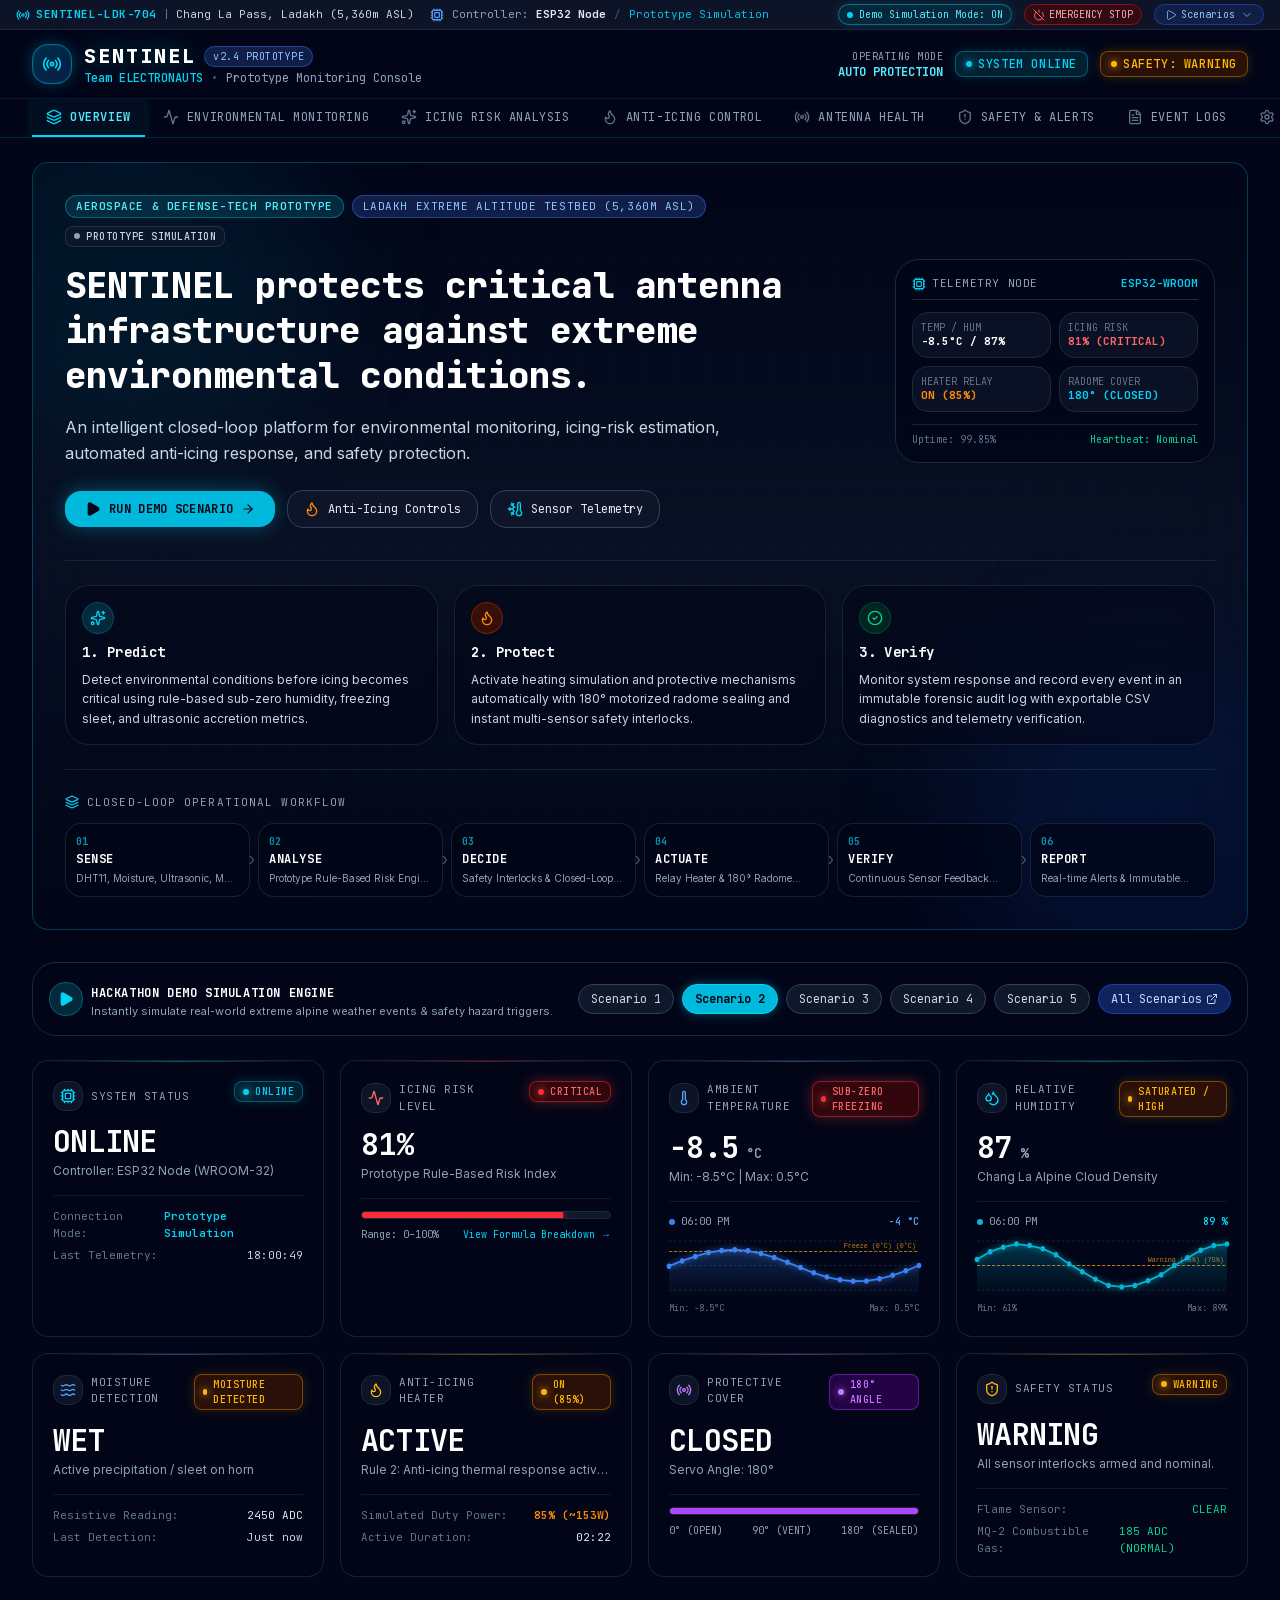
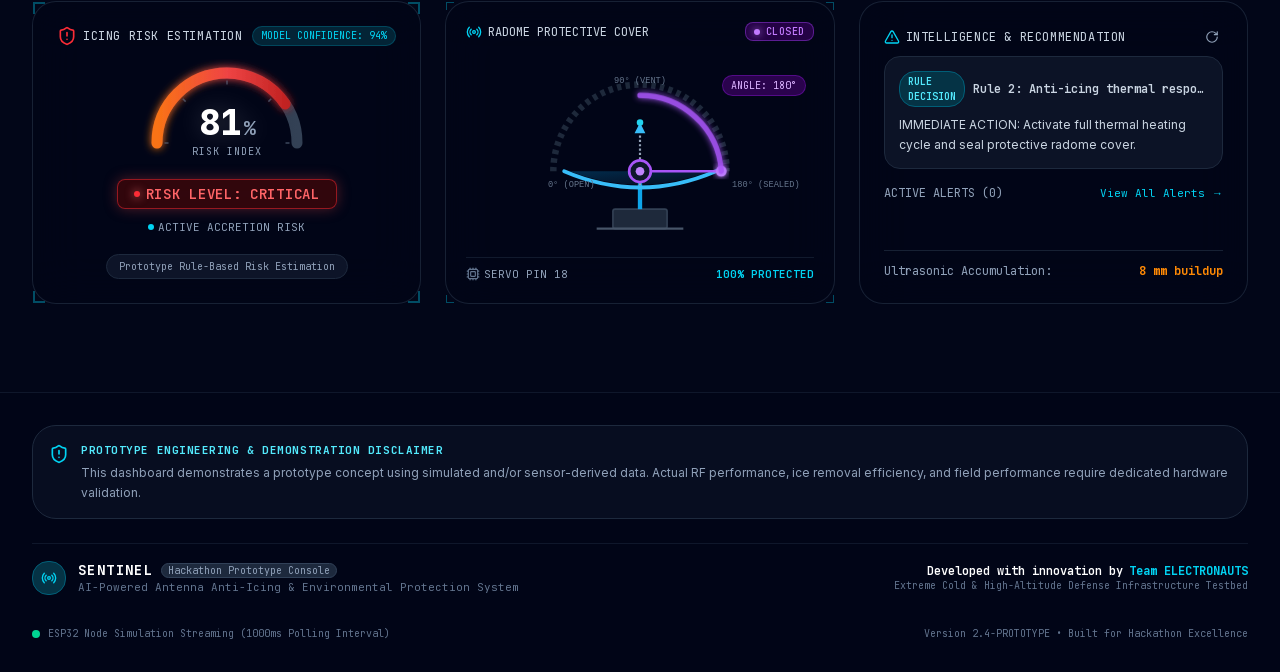
<file: index.html>
<!DOCTYPE html><html lang="en" class="orbitron_b3be8cfa-module__8nX3xq__variable inter_5901b7c6-module__ec5Qua__variable jetbrains_mono_d5591ac2-module__D88TVW__variable dark bg-slate-950"><head><meta charSet="utf-8"/><meta name="viewport" content="width=device-width, initial-scale=1"/><link rel="preload" href="/_next/static/media/0acc7fdf55eb3220-s.p.3oprs0vbfre0x.woff2" as="font" crossorigin="" type="font/woff2"/><link rel="preload" href="/_next/static/media/70bc3e132a0a741e-s.p.3t6q91iet4nsy.woff2" as="font" crossorigin="" type="font/woff2"/><link rel="preload" href="/_next/static/media/83afe278b6a6bb3c-s.p.2bn3s6zvc0dyp.woff2" as="font" crossorigin="" type="font/woff2"/><link rel="stylesheet" href="/_next/static/chunks/1pwf7kz9_kpaz.css" data-precedence="next"/><link rel="stylesheet" href="/_next/static/chunks/2hv93jd1f3ezl.css" data-precedence="next"/><link rel="preload" as="script" fetchPriority="low" href="/_next/static/chunks/09sybx7daw_e_.js"/><script src="/_next/static/chunks/2z_pgvv9hjdwd.js" async=""></script><script src="/_next/static/chunks/267b9cxmtinv3.js" async=""></script><script src="/_next/static/chunks/turbopack-3h24l7mcdum8u.js" async=""></script><script src="/_next/static/chunks/1lg0fdro95scu.js" async="" crossorigin=""></script><script src="/_next/static/chunks/14sjgt76xuigk.js" async="" crossorigin=""></script><meta name="theme-color" content="#030712"/><meta name="color-scheme" content="dark"/><title>SENTINEL – AI-Powered Antenna Anti-Icing &amp; Environmental Protection System</title><meta name="description" content="Aerospace &amp; defense-tech prototype dashboard for high-altitude antenna infrastructure in Ladakh. Closed-loop environmental monitoring, icing risk estimation, and automated anti-icing control by Team ELECTRONAUTS."/><meta name="author" content="Team ELECTRONAUTS"/><meta name="keywords" content="SENTINEL,Antenna Anti-Icing,High Altitude Defense,Ladakh Antenna Protection,Team ELECTRONAUTS,Environmental Intelligence,Icing Risk Estimation,IoT Control Dashboard"/><meta name="next-size-adjust" content=""/><script src="/_next/static/chunks/0cz1d0mv5g_q7.js" noModule=""></script></head><body class="font-sans antialiased text-slate-100 bg-slate-950 min-h-screen selection:bg-cyan-500/30 selection:text-cyan-200"><div hidden=""><!--$--><!--/$--></div><div class="relative min-h-screen bg-slate-950 text-slate-100 flex flex-col font-sans selection:bg-cyan-500/30 selection:text-cyan-200"><header class="sticky top-0 z-40 w-full border-b border-cyan-500/20 bg-slate-950/90 backdrop-blur-xl"><div class="w-full bg-slate-900/90 border-b border-slate-800/80 px-4 py-1 text-[11px] font-mono text-slate-400 flex flex-wrap items-center justify-between gap-3"><div class="flex items-center gap-4"><div class="flex items-center gap-1.5 text-cyan-400"><svg xmlns="http://www.w3.org/2000/svg" width="24" height="24" viewBox="0 0 24 24" fill="none" stroke="currentColor" stroke-width="2" stroke-linecap="round" stroke-linejoin="round" class="lucide lucide-radio w-3.5 h-3.5 animate-pulse text-cyan-400" aria-hidden="true"><path d="M16.247 7.761a6 6 0 0 1 0 8.478"></path><path d="M19.075 4.933a10 10 0 0 1 0 14.134"></path><path d="M4.925 19.067a10 10 0 0 1 0-14.134"></path><path d="M7.753 16.239a6 6 0 0 1 0-8.478"></path><circle cx="12" cy="12" r="2"></circle></svg><span class="font-bold tracking-wider">SENTINEL-LDK-704</span><span class="text-slate-500">|</span><span class="text-slate-300">Chang La Pass, Ladakh (5,360m ASL)</span></div><div class="hidden md:flex items-center gap-2 text-slate-400"><svg xmlns="http://www.w3.org/2000/svg" width="24" height="24" viewBox="0 0 24 24" fill="none" stroke="currentColor" stroke-width="2" stroke-linecap="round" stroke-linejoin="round" class="lucide lucide-cpu w-3.5 h-3.5 text-blue-400" aria-hidden="true"><path d="M12 20v2"></path><path d="M12 2v2"></path><path d="M17 20v2"></path><path d="M17 2v2"></path><path d="M2 12h2"></path><path d="M2 17h2"></path><path d="M2 7h2"></path><path d="M20 12h2"></path><path d="M20 17h2"></path><path d="M20 7h2"></path><path d="M7 20v2"></path><path d="M7 2v2"></path><rect x="4" y="4" width="16" height="16" rx="2"></rect><rect x="8" y="8" width="8" height="8" rx="1"></rect></svg><span>Controller: <strong class="text-slate-200">ESP32 Node</strong></span><span class="text-slate-600">/</span><span class="text-cyan-400/90">Prototype Simulation</span></div></div><div class="flex items-center gap-3"><button class="px-2 py-0.5 rounded text-[10px] font-mono border transition-all flex items-center gap-1.5 bg-cyan-950/60 border-cyan-500/50 text-cyan-300 shadow-[0_0_10px_rgba(6,182,212,0.2)]"><span class="w-1.5 h-1.5 rounded-full bg-cyan-400 animate-ping"></span><span>Demo Simulation Mode: <!-- -->ON</span></button><button class="px-2 py-0.5 rounded text-[10px] font-mono bg-red-950/60 hover:bg-red-900/80 border border-red-800 text-red-300 flex items-center gap-1"><svg xmlns="http://www.w3.org/2000/svg" width="24" height="24" viewBox="0 0 24 24" fill="none" stroke="currentColor" stroke-width="2" stroke-linecap="round" stroke-linejoin="round" class="lucide lucide-power-off w-3 h-3 text-red-400" aria-hidden="true"><path d="M18.36 6.64A9 9 0 0 1 20.77 15"></path><path d="M6.16 6.16a9 9 0 1 0 12.68 12.68"></path><path d="M12 2v4"></path><path d="m2 2 20 20"></path></svg><span>EMERGENCY STOP</span></button><div class="relative"><button class="px-2.5 py-0.5 rounded text-[10px] font-mono bg-blue-950/60 hover:bg-blue-900/70 border border-blue-600/50 text-blue-300 flex items-center gap-1"><svg xmlns="http://www.w3.org/2000/svg" width="24" height="24" viewBox="0 0 24 24" fill="none" stroke="currentColor" stroke-width="2" stroke-linecap="round" stroke-linejoin="round" class="lucide lucide-play w-3 h-3 text-blue-400" aria-hidden="true"><path d="M5 5a2 2 0 0 1 3.008-1.728l11.997 6.998a2 2 0 0 1 .003 3.458l-12 7A2 2 0 0 1 5 19z"></path></svg><span>Scenarios</span><svg xmlns="http://www.w3.org/2000/svg" width="24" height="24" viewBox="0 0 24 24" fill="none" stroke="currentColor" stroke-width="2" stroke-linecap="round" stroke-linejoin="round" class="lucide lucide-chevron-down w-3 h-3 text-blue-400 ml-0.5" aria-hidden="true"><path d="m6 9 6 6 6-6"></path></svg></button></div></div></div><div class="mx-auto px-4 lg:px-8 py-3 flex items-center justify-between"><div class="flex items-center gap-3"><div class="relative flex items-center justify-center w-10 h-10 rounded-lg bg-gradient-to-br from-cyan-600/30 to-blue-900/40 border border-cyan-500/50 shadow-[0_0_15px_rgba(6,182,212,0.3)]"><svg xmlns="http://www.w3.org/2000/svg" width="24" height="24" viewBox="0 0 24 24" fill="none" stroke="currentColor" stroke-width="2" stroke-linecap="round" stroke-linejoin="round" class="lucide lucide-radio w-5 h-5 text-cyan-400 animate-pulse" aria-hidden="true"><path d="M16.247 7.761a6 6 0 0 1 0 8.478"></path><path d="M19.075 4.933a10 10 0 0 1 0 14.134"></path><path d="M4.925 19.067a10 10 0 0 1 0-14.134"></path><path d="M7.753 16.239a6 6 0 0 1 0-8.478"></path><circle cx="12" cy="12" r="2"></circle></svg><div class="absolute inset-0 rounded-lg border border-cyan-400/20 animate-ping opacity-30"></div></div><div><div class="flex items-center gap-2"><span class="text-xl font-black font-mono tracking-widest text-white drop-shadow-[0_0_12px_rgba(6,182,212,0.4)]">SENTINEL</span><span class="text-[10px] font-mono px-2 py-0.5 rounded bg-blue-950/80 border border-blue-500/40 text-blue-300 tracking-wider">v2.4 PROTOTYPE</span></div><div class="flex items-center gap-2 text-xs font-mono text-slate-400"><span class="text-cyan-400 font-medium">Team ELECTRONAUTS</span><span class="text-slate-600">•</span><span class="hidden sm:inline">Prototype Monitoring Console</span></div></div></div><div class="hidden lg:flex items-center gap-3"><div class="flex flex-col items-end text-right"><span class="text-[10px] font-mono text-slate-400 tracking-wider uppercase">OPERATING MODE</span><span class="text-xs font-mono font-bold text-cyan-300">AUTO PROTECTION</span></div><span class="inline-flex items-center gap-1.5 rounded-sm border font-medium transition-all backdrop-blur-md bg-cyan-950/60 text-cyan-400 border-cyan-500/40 shadow-[0_0_12px_rgba(6,182,212,0.2)] px-2.5 py-1 text-xs tracking-wider font-mono uppercase"><span class="inline-block h-1.5 w-1.5 rounded-full bg-cyan-400 shadow-[0_0_8px_#22d3ee] animate-ping"></span><span>SYSTEM ONLINE</span></span><span class="inline-flex items-center gap-1.5 rounded-sm border font-medium transition-all backdrop-blur-md bg-amber-950/60 text-amber-400 border-amber-500/40 shadow-[0_0_12px_rgba(245,158,11,0.2)] px-2.5 py-1 text-xs tracking-wider font-mono uppercase"><span class="inline-block h-1.5 w-1.5 rounded-full bg-amber-400 shadow-[0_0_8px_#fbbf24] animate-ping"></span><span>SAFETY: WARNING</span></span></div><div class="lg:hidden flex items-center gap-2"><button class="p-2 rounded-lg bg-slate-900 border border-slate-700 text-slate-300"><svg xmlns="http://www.w3.org/2000/svg" width="24" height="24" viewBox="0 0 24 24" fill="none" stroke="currentColor" stroke-width="2" stroke-linecap="round" stroke-linejoin="round" class="lucide lucide-menu w-5 h-5" aria-hidden="true"><path d="M4 5h16"></path><path d="M4 12h16"></path><path d="M4 19h16"></path></svg></button></div></div><nav class="hidden lg:flex items-center gap-1 px-4 lg:px-8 border-t border-slate-900 overflow-x-auto no-scrollbar bg-slate-950/50"><button class="group relative flex items-center gap-2 px-3.5 py-2.5 text-xs font-mono tracking-wider uppercase whitespace-nowrap transition-all border-b-2 border-cyan-400 text-cyan-300 bg-cyan-950/20 font-semibold shadow-[0_2px_10px_rgba(6,182,212,0.2)]"><span class="transition-colors text-cyan-400"><svg xmlns="http://www.w3.org/2000/svg" width="24" height="24" viewBox="0 0 24 24" fill="none" stroke="currentColor" stroke-width="2" stroke-linecap="round" stroke-linejoin="round" class="lucide lucide-layers w-4 h-4" aria-hidden="true"><path d="M12.83 2.18a2 2 0 0 0-1.66 0L2.6 6.08a1 1 0 0 0 0 1.83l8.58 3.91a2 2 0 0 0 1.66 0l8.58-3.9a1 1 0 0 0 0-1.83z"></path><path d="M2 12a1 1 0 0 0 .58.91l8.6 3.91a2 2 0 0 0 1.65 0l8.58-3.9A1 1 0 0 0 22 12"></path><path d="M2 17a1 1 0 0 0 .58.91l8.6 3.91a2 2 0 0 0 1.65 0l8.58-3.9A1 1 0 0 0 22 17"></path></svg></span><span>Overview</span></button><button class="group relative flex items-center gap-2 px-3.5 py-2.5 text-xs font-mono tracking-wider uppercase whitespace-nowrap transition-all border-b-2 border-transparent text-slate-400 hover:text-slate-200 hover:bg-slate-900/40"><span class="transition-colors text-slate-500 group-hover:text-slate-300"><svg xmlns="http://www.w3.org/2000/svg" width="24" height="24" viewBox="0 0 24 24" fill="none" stroke="currentColor" stroke-width="2" stroke-linecap="round" stroke-linejoin="round" class="lucide lucide-activity w-4 h-4" aria-hidden="true"><path d="M22 12h-2.48a2 2 0 0 0-1.93 1.46l-2.35 8.36a.25.25 0 0 1-.48 0L9.24 2.18a.25.25 0 0 0-.48 0l-2.35 8.36A2 2 0 0 1 4.49 12H2"></path></svg></span><span>Environmental Monitoring</span></button><button class="group relative flex items-center gap-2 px-3.5 py-2.5 text-xs font-mono tracking-wider uppercase whitespace-nowrap transition-all border-b-2 border-transparent text-slate-400 hover:text-slate-200 hover:bg-slate-900/40"><span class="transition-colors text-slate-500 group-hover:text-slate-300"><svg xmlns="http://www.w3.org/2000/svg" width="24" height="24" viewBox="0 0 24 24" fill="none" stroke="currentColor" stroke-width="2" stroke-linecap="round" stroke-linejoin="round" class="lucide lucide-sparkles w-4 h-4" aria-hidden="true"><path d="M11.017 2.814a1 1 0 0 1 1.966 0l1.051 5.558a2 2 0 0 0 1.594 1.594l5.558 1.051a1 1 0 0 1 0 1.966l-5.558 1.051a2 2 0 0 0-1.594 1.594l-1.051 5.558a1 1 0 0 1-1.966 0l-1.051-5.558a2 2 0 0 0-1.594-1.594l-5.558-1.051a1 1 0 0 1 0-1.966l5.558-1.051a2 2 0 0 0 1.594-1.594z"></path><path d="M20 2v4"></path><path d="M22 4h-4"></path><circle cx="4" cy="20" r="2"></circle></svg></span><span>Icing Risk Analysis</span></button><button class="group relative flex items-center gap-2 px-3.5 py-2.5 text-xs font-mono tracking-wider uppercase whitespace-nowrap transition-all border-b-2 border-transparent text-slate-400 hover:text-slate-200 hover:bg-slate-900/40"><span class="transition-colors text-slate-500 group-hover:text-slate-300"><svg xmlns="http://www.w3.org/2000/svg" width="24" height="24" viewBox="0 0 24 24" fill="none" stroke="currentColor" stroke-width="2" stroke-linecap="round" stroke-linejoin="round" class="lucide lucide-flame w-4 h-4" aria-hidden="true"><path d="M12 3q1 4 4 6.5t3 5.5a1 1 0 0 1-14 0 5 5 0 0 1 1-3 1 1 0 0 0 5 0c0-2-1.5-3-1.5-5q0-2 2.5-4"></path></svg></span><span>Anti-Icing Control</span></button><button class="group relative flex items-center gap-2 px-3.5 py-2.5 text-xs font-mono tracking-wider uppercase whitespace-nowrap transition-all border-b-2 border-transparent text-slate-400 hover:text-slate-200 hover:bg-slate-900/40"><span class="transition-colors text-slate-500 group-hover:text-slate-300"><svg xmlns="http://www.w3.org/2000/svg" width="24" height="24" viewBox="0 0 24 24" fill="none" stroke="currentColor" stroke-width="2" stroke-linecap="round" stroke-linejoin="round" class="lucide lucide-radio w-4 h-4" aria-hidden="true"><path d="M16.247 7.761a6 6 0 0 1 0 8.478"></path><path d="M19.075 4.933a10 10 0 0 1 0 14.134"></path><path d="M4.925 19.067a10 10 0 0 1 0-14.134"></path><path d="M7.753 16.239a6 6 0 0 1 0-8.478"></path><circle cx="12" cy="12" r="2"></circle></svg></span><span>Antenna Health</span></button><button class="group relative flex items-center gap-2 px-3.5 py-2.5 text-xs font-mono tracking-wider uppercase whitespace-nowrap transition-all border-b-2 border-transparent text-slate-400 hover:text-slate-200 hover:bg-slate-900/40"><span class="transition-colors text-slate-500 group-hover:text-slate-300"><svg xmlns="http://www.w3.org/2000/svg" width="24" height="24" viewBox="0 0 24 24" fill="none" stroke="currentColor" stroke-width="2" stroke-linecap="round" stroke-linejoin="round" class="lucide lucide-shield-alert w-4 h-4" aria-hidden="true"><path d="M20 13c0 5-3.5 7.5-7.66 8.95a1 1 0 0 1-.67-.01C7.5 20.5 4 18 4 13V6a1 1 0 0 1 1-1c2 0 4.5-1.2 6.24-2.72a1.17 1.17 0 0 1 1.52 0C14.51 3.81 17 5 19 5a1 1 0 0 1 1 1z"></path><path d="M12 8v4"></path><path d="M12 16h.01"></path></svg></span><span>Safety &amp; Alerts</span></button><button class="group relative flex items-center gap-2 px-3.5 py-2.5 text-xs font-mono tracking-wider uppercase whitespace-nowrap transition-all border-b-2 border-transparent text-slate-400 hover:text-slate-200 hover:bg-slate-900/40"><span class="transition-colors text-slate-500 group-hover:text-slate-300"><svg xmlns="http://www.w3.org/2000/svg" width="24" height="24" viewBox="0 0 24 24" fill="none" stroke="currentColor" stroke-width="2" stroke-linecap="round" stroke-linejoin="round" class="lucide lucide-file-text w-4 h-4" aria-hidden="true"><path d="M6 22a2 2 0 0 1-2-2V4a2 2 0 0 1 2-2h8a2.4 2.4 0 0 1 1.704.706l3.588 3.588A2.4 2.4 0 0 1 20 8v12a2 2 0 0 1-2 2z"></path><path d="M14 2v5a1 1 0 0 0 1 1h5"></path><path d="M10 9H8"></path><path d="M16 13H8"></path><path d="M16 17H8"></path></svg></span><span>Event Logs</span></button><button class="group relative flex items-center gap-2 px-3.5 py-2.5 text-xs font-mono tracking-wider uppercase whitespace-nowrap transition-all border-b-2 border-transparent text-slate-400 hover:text-slate-200 hover:bg-slate-900/40"><span class="transition-colors text-slate-500 group-hover:text-slate-300"><svg xmlns="http://www.w3.org/2000/svg" width="24" height="24" viewBox="0 0 24 24" fill="none" stroke="currentColor" stroke-width="2" stroke-linecap="round" stroke-linejoin="round" class="lucide lucide-settings w-4 h-4" aria-hidden="true"><path d="M9.671 4.136a2.34 2.34 0 0 1 4.659 0 2.34 2.34 0 0 0 3.319 1.915 2.34 2.34 0 0 1 2.33 4.033 2.34 2.34 0 0 0 0 3.831 2.34 2.34 0 0 1-2.33 4.033 2.34 2.34 0 0 0-3.319 1.915 2.34 2.34 0 0 1-4.659 0 2.34 2.34 0 0 0-3.32-1.915 2.34 2.34 0 0 1-2.33-4.033 2.34 2.34 0 0 0 0-3.831A2.34 2.34 0 0 1 6.35 6.051a2.34 2.34 0 0 0 3.319-1.915"></path><circle cx="12" cy="12" r="3"></circle></svg></span><span>System Settings</span></button></nav></header><main class="flex-1 max-w-7xl w-full mx-auto px-4 lg:px-8 py-6 space-y-8"><div class="relative overflow-hidden rounded-2xl border border-cyan-500/30 bg-gradient-to-b from-slate-950/90 via-slate-900/60 to-slate-950/90 p-6 lg:p-8 backdrop-blur-2xl shadow-2xl mb-8"><div class="pointer-events-none absolute inset-0 bg-[linear-gradient(rgba(6,182,212,0.03)_1px,transparent_1px),linear-gradient(90deg,rgba(6,182,212,0.03)_1px,transparent_1px)] bg-[size:32px_32px] [mask-image:radial-gradient(ellipse_at_center,black_40%,transparent_80%)]"></div><div class="pointer-events-none absolute -top-24 -left-24 w-96 h-96 bg-cyan-600/10 rounded-full blur-3xl"></div><div class="pointer-events-none absolute -bottom-24 -right-24 w-96 h-96 bg-blue-600/10 rounded-full blur-3xl"></div><div class="relative z-10 flex flex-col lg:flex-row lg:items-center justify-between gap-8"><div class="max-w-3xl space-y-4"><div class="flex flex-wrap items-center gap-2"><span class="px-2.5 py-0.5 rounded text-[11px] font-mono tracking-wider bg-cyan-950/80 border border-cyan-500/40 text-cyan-300 uppercase font-semibold">Aerospace &amp; Defense-Tech Prototype</span><span class="px-2.5 py-0.5 rounded text-[11px] font-mono tracking-wider bg-blue-950/80 border border-blue-500/40 text-blue-300 uppercase">Ladakh Extreme Altitude Testbed (5,360m ASL)</span><span class="inline-flex items-center gap-1.5 rounded-sm border font-medium transition-all backdrop-blur-md bg-slate-900/80 text-slate-300 border-slate-700/60 px-2 py-0.5 text-[10px] tracking-wider font-mono uppercase"><span class="inline-block h-1.5 w-1.5 rounded-full bg-slate-400"></span><span>PROTOTYPE SIMULATION</span></span></div><h1 class="text-2xl sm:text-3xl lg:text-4xl font-black font-mono tracking-tight text-white leading-tight">SENTINEL protects critical antenna infrastructure against extreme environmental conditions.</h1><p class="text-sm sm:text-base text-slate-300 font-sans leading-relaxed max-w-2xl">An intelligent closed-loop platform for environmental monitoring, icing-risk estimation, automated anti-icing response, and safety protection.</p><div class="flex flex-wrap items-center gap-3 pt-2 font-mono text-xs"><button class="px-5 py-2.5 rounded-lg bg-cyan-500 hover:bg-cyan-400 text-slate-950 font-bold tracking-wide transition-all shadow-[0_0_20px_rgba(6,182,212,0.4)] flex items-center gap-2 group cursor-pointer"><svg xmlns="http://www.w3.org/2000/svg" width="24" height="24" viewBox="0 0 24 24" fill="none" stroke="currentColor" stroke-width="2" stroke-linecap="round" stroke-linejoin="round" class="lucide lucide-play w-4 h-4 fill-slate-950 text-slate-950" aria-hidden="true"><path d="M5 5a2 2 0 0 1 3.008-1.728l11.997 6.998a2 2 0 0 1 .003 3.458l-12 7A2 2 0 0 1 5 19z"></path></svg><span>RUN DEMO SCENARIO</span><svg xmlns="http://www.w3.org/2000/svg" width="24" height="24" viewBox="0 0 24 24" fill="none" stroke="currentColor" stroke-width="2" stroke-linecap="round" stroke-linejoin="round" class="lucide lucide-arrow-right w-3.5 h-3.5 transition-transform group-hover:translate-x-1" aria-hidden="true"><path d="M5 12h14"></path><path d="m12 5 7 7-7 7"></path></svg></button><button class="px-4 py-2.5 rounded-lg bg-slate-900/90 hover:bg-slate-800 border border-slate-700 hover:border-cyan-500/50 text-slate-200 transition-all flex items-center gap-2 cursor-pointer"><svg xmlns="http://www.w3.org/2000/svg" width="24" height="24" viewBox="0 0 24 24" fill="none" stroke="currentColor" stroke-width="2" stroke-linecap="round" stroke-linejoin="round" class="lucide lucide-flame w-4 h-4 text-orange-400" aria-hidden="true"><path d="M12 3q1 4 4 6.5t3 5.5a1 1 0 0 1-14 0 5 5 0 0 1 1-3 1 1 0 0 0 5 0c0-2-1.5-3-1.5-5q0-2 2.5-4"></path></svg><span>Anti-Icing Controls</span></button><button class="px-4 py-2.5 rounded-lg bg-slate-900/90 hover:bg-slate-800 border border-slate-700 hover:border-blue-500/50 text-slate-200 transition-all flex items-center gap-2 cursor-pointer"><svg xmlns="http://www.w3.org/2000/svg" width="24" height="24" viewBox="0 0 24 24" fill="none" stroke="currentColor" stroke-width="2" stroke-linecap="round" stroke-linejoin="round" class="lucide lucide-thermometer-snowflake w-4 h-4 text-cyan-400" aria-hidden="true"><path d="m10 20-1.25-2.5L6 18"></path><path d="M10 4 8.75 6.5 6 6"></path><path d="M10.585 15H10"></path><path d="M2 12h6.5L10 9"></path><path d="M20 14.54a4 4 0 1 1-4 0V4a2 2 0 0 1 4 0z"></path><path d="m4 10 1.5 2L4 14"></path><path d="m7 21 3-6-1.5-3"></path><path d="m7 3 3 6h2"></path></svg><span>Sensor Telemetry</span></button></div></div><div class="w-full lg:w-80 shrink-0 p-4 rounded-xl border border-slate-800 bg-slate-950/80 backdrop-blur-md font-mono text-xs space-y-3"><div class="flex items-center justify-between pb-2 border-b border-slate-800 text-[11px]"><span class="text-slate-400 uppercase tracking-wider flex items-center gap-1.5"><svg xmlns="http://www.w3.org/2000/svg" width="24" height="24" viewBox="0 0 24 24" fill="none" stroke="currentColor" stroke-width="2" stroke-linecap="round" stroke-linejoin="round" class="lucide lucide-cpu w-3.5 h-3.5 text-cyan-400" aria-hidden="true"><path d="M12 20v2"></path><path d="M12 2v2"></path><path d="M17 20v2"></path><path d="M17 2v2"></path><path d="M2 12h2"></path><path d="M2 17h2"></path><path d="M2 7h2"></path><path d="M20 12h2"></path><path d="M20 17h2"></path><path d="M20 7h2"></path><path d="M7 20v2"></path><path d="M7 2v2"></path><rect x="4" y="4" width="16" height="16" rx="2"></rect><rect x="8" y="8" width="8" height="8" rx="1"></rect></svg><span>TELEMETRY NODE</span></span><span class="text-cyan-400 font-semibold">ESP32-WROOM</span></div><div class="grid grid-cols-2 gap-2 text-[11px]"><div class="p-2 rounded bg-slate-900/70 border border-slate-800"><span class="text-slate-500 block text-[10px]">TEMP / HUM</span><span class="text-white font-bold">-8.5<!-- -->°C / <!-- -->87<!-- -->%</span></div><div class="p-2 rounded bg-slate-900/70 border border-slate-800"><span class="text-slate-500 block text-[10px]">ICING RISK</span><span class="text-red-400 font-bold">81<!-- -->% (<!-- -->CRITICAL<!-- -->)</span></div><div class="p-2 rounded bg-slate-900/70 border border-slate-800"><span class="text-slate-500 block text-[10px]">HEATER RELAY</span><span class="text-orange-400 font-bold animate-pulse">ON (85%)</span></div><div class="p-2 rounded bg-slate-900/70 border border-slate-800"><span class="text-slate-500 block text-[10px]">RADOME COVER</span><span class="text-cyan-400 font-bold">180<!-- -->° (<!-- -->CLOSED<!-- -->)</span></div></div><div class="pt-2 border-t border-slate-800/80 flex items-center justify-between text-[10px] text-slate-500"><span>Uptime: 99.85%</span><span class="text-emerald-400">Heartbeat: Nominal</span></div></div></div><div class="mt-8 grid grid-cols-1 md:grid-cols-3 gap-4 pt-6 border-t border-slate-800/80"><div class="p-4 rounded-xl border border-slate-800/80 bg-slate-950/60 backdrop-blur-md space-y-2 hover:border-cyan-500/40 transition-colors"><div class="w-8 h-8 rounded-lg bg-cyan-950/80 border border-cyan-800/60 flex items-center justify-center text-cyan-400"><svg xmlns="http://www.w3.org/2000/svg" width="24" height="24" viewBox="0 0 24 24" fill="none" stroke="currentColor" stroke-width="2" stroke-linecap="round" stroke-linejoin="round" class="lucide lucide-sparkles w-4 h-4" aria-hidden="true"><path d="M11.017 2.814a1 1 0 0 1 1.966 0l1.051 5.558a2 2 0 0 0 1.594 1.594l5.558 1.051a1 1 0 0 1 0 1.966l-5.558 1.051a2 2 0 0 0-1.594 1.594l-1.051 5.558a1 1 0 0 1-1.966 0l-1.051-5.558a2 2 0 0 0-1.594-1.594l-5.558-1.051a1 1 0 0 1 0-1.966l5.558-1.051a2 2 0 0 0 1.594-1.594z"></path><path d="M20 2v4"></path><path d="M22 4h-4"></path><circle cx="4" cy="20" r="2"></circle></svg></div><h3 class="text-sm font-bold font-mono text-white tracking-wide">1. Predict</h3><p class="text-xs text-slate-300 font-sans leading-relaxed">Detect environmental conditions before icing becomes critical using rule-based sub-zero humidity, freezing sleet, and ultrasonic accretion metrics.</p></div><div class="p-4 rounded-xl border border-slate-800/80 bg-slate-950/60 backdrop-blur-md space-y-2 hover:border-orange-500/40 transition-colors"><div class="w-8 h-8 rounded-lg bg-orange-950/80 border border-orange-800/60 flex items-center justify-center text-orange-400"><svg xmlns="http://www.w3.org/2000/svg" width="24" height="24" viewBox="0 0 24 24" fill="none" stroke="currentColor" stroke-width="2" stroke-linecap="round" stroke-linejoin="round" class="lucide lucide-flame w-4 h-4" aria-hidden="true"><path d="M12 3q1 4 4 6.5t3 5.5a1 1 0 0 1-14 0 5 5 0 0 1 1-3 1 1 0 0 0 5 0c0-2-1.5-3-1.5-5q0-2 2.5-4"></path></svg></div><h3 class="text-sm font-bold font-mono text-white tracking-wide">2. Protect</h3><p class="text-xs text-slate-300 font-sans leading-relaxed">Activate heating simulation and protective mechanisms automatically with 180° motorized radome sealing and instant multi-sensor safety interlocks.</p></div><div class="p-4 rounded-xl border border-slate-800/80 bg-slate-950/60 backdrop-blur-md space-y-2 hover:border-emerald-500/40 transition-colors"><div class="w-8 h-8 rounded-lg bg-emerald-950/80 border border-emerald-800/60 flex items-center justify-center text-emerald-400"><svg xmlns="http://www.w3.org/2000/svg" width="24" height="24" viewBox="0 0 24 24" fill="none" stroke="currentColor" stroke-width="2" stroke-linecap="round" stroke-linejoin="round" class="lucide lucide-circle-check w-4 h-4" aria-hidden="true"><circle cx="12" cy="12" r="10"></circle><path d="m9 12 2 2 4-4"></path></svg></div><h3 class="text-sm font-bold font-mono text-white tracking-wide">3. Verify</h3><p class="text-xs text-slate-300 font-sans leading-relaxed">Monitor system response and record every event in an immutable forensic audit log with exportable CSV diagnostics and telemetry verification.</p></div></div><div class="mt-6 pt-6 border-t border-slate-800/80"><div class="text-[11px] font-mono uppercase tracking-widest text-slate-400 mb-3 flex items-center gap-2"><svg xmlns="http://www.w3.org/2000/svg" width="24" height="24" viewBox="0 0 24 24" fill="none" stroke="currentColor" stroke-width="2" stroke-linecap="round" stroke-linejoin="round" class="lucide lucide-layers w-3.5 h-3.5 text-cyan-400" aria-hidden="true"><path d="M12.83 2.18a2 2 0 0 0-1.66 0L2.6 6.08a1 1 0 0 0 0 1.83l8.58 3.91a2 2 0 0 0 1.66 0l8.58-3.9a1 1 0 0 0 0-1.83z"></path><path d="M2 12a1 1 0 0 0 .58.91l8.6 3.91a2 2 0 0 0 1.65 0l8.58-3.9A1 1 0 0 0 22 12"></path><path d="M2 17a1 1 0 0 0 .58.91l8.6 3.91a2 2 0 0 0 1.65 0l8.58-3.9A1 1 0 0 0 22 17"></path></svg><span>CLOSED-LOOP OPERATIONAL WORKFLOW</span></div><div class="grid grid-cols-2 sm:grid-cols-3 lg:grid-cols-6 gap-2"><div class="relative p-2.5 rounded-lg border border-slate-800/80 bg-slate-950/70 text-left font-mono"><div class="text-[10px] text-cyan-500/80 font-bold">01</div><div class="text-xs font-bold text-white tracking-wider mt-0.5">SENSE</div><div class="text-[10px] text-slate-400 font-sans line-clamp-1 mt-1">DHT11, Moisture, Ultrasonic, MQ-2, Flame</div><div class="hidden lg:block absolute -right-2 top-1/2 -translate-y-1/2 z-20 text-slate-600">›</div></div><div class="relative p-2.5 rounded-lg border border-slate-800/80 bg-slate-950/70 text-left font-mono"><div class="text-[10px] text-cyan-500/80 font-bold">02</div><div class="text-xs font-bold text-white tracking-wider mt-0.5">ANALYSE</div><div class="text-[10px] text-slate-400 font-sans line-clamp-1 mt-1">Prototype Rule-Based Risk Engine (0–100)</div><div class="hidden lg:block absolute -right-2 top-1/2 -translate-y-1/2 z-20 text-slate-600">›</div></div><div class="relative p-2.5 rounded-lg border border-slate-800/80 bg-slate-950/70 text-left font-mono"><div class="text-[10px] text-cyan-500/80 font-bold">03</div><div class="text-xs font-bold text-white tracking-wider mt-0.5">DECIDE</div><div class="text-[10px] text-slate-400 font-sans line-clamp-1 mt-1">Safety Interlocks &amp; Closed-Loop Logic</div><div class="hidden lg:block absolute -right-2 top-1/2 -translate-y-1/2 z-20 text-slate-600">›</div></div><div class="relative p-2.5 rounded-lg border border-slate-800/80 bg-slate-950/70 text-left font-mono"><div class="text-[10px] text-cyan-500/80 font-bold">04</div><div class="text-xs font-bold text-white tracking-wider mt-0.5">ACTUATE</div><div class="text-[10px] text-slate-400 font-sans line-clamp-1 mt-1">Relay Heater &amp; 180° Radome Servo</div><div class="hidden lg:block absolute -right-2 top-1/2 -translate-y-1/2 z-20 text-slate-600">›</div></div><div class="relative p-2.5 rounded-lg border border-slate-800/80 bg-slate-950/70 text-left font-mono"><div class="text-[10px] text-cyan-500/80 font-bold">05</div><div class="text-xs font-bold text-white tracking-wider mt-0.5">VERIFY</div><div class="text-[10px] text-slate-400 font-sans line-clamp-1 mt-1">Continuous Sensor Feedback Loop</div><div class="hidden lg:block absolute -right-2 top-1/2 -translate-y-1/2 z-20 text-slate-600">›</div></div><div class="relative p-2.5 rounded-lg border border-slate-800/80 bg-slate-950/70 text-left font-mono"><div class="text-[10px] text-cyan-500/80 font-bold">06</div><div class="text-xs font-bold text-white tracking-wider mt-0.5">REPORT</div><div class="text-[10px] text-slate-400 font-sans line-clamp-1 mt-1">Real-time Alerts &amp; Immutable Event Logs</div></div></div></div></div><div class="space-y-6"><div class="p-4 rounded-xl border border-slate-800 bg-slate-950/80 backdrop-blur-xl flex flex-col md:flex-row items-start md:items-center justify-between gap-4"><div class="flex items-center gap-2"><div class="p-2 rounded bg-cyan-950/80 border border-cyan-800 text-cyan-400"><svg xmlns="http://www.w3.org/2000/svg" width="24" height="24" viewBox="0 0 24 24" fill="none" stroke="currentColor" stroke-width="2" stroke-linecap="round" stroke-linejoin="round" class="lucide lucide-play w-4 h-4 fill-cyan-400" aria-hidden="true"><path d="M5 5a2 2 0 0 1 3.008-1.728l11.997 6.998a2 2 0 0 1 .003 3.458l-12 7A2 2 0 0 1 5 19z"></path></svg></div><div><span class="text-xs font-mono font-bold text-white tracking-wider uppercase">HACKATHON DEMO SIMULATION ENGINE</span><p class="text-[11px] text-slate-400 font-sans">Instantly simulate real-world extreme alpine weather events &amp; safety hazard triggers.</p></div></div><div class="flex flex-wrap items-center gap-2 w-full md:w-auto"><button class="px-3 py-1.5 rounded text-xs font-mono border transition-all cursor-pointer bg-slate-900 hover:bg-slate-800 text-slate-300 border-slate-700 hover:border-slate-500">Scenario 1</button><button class="px-3 py-1.5 rounded text-xs font-mono border transition-all cursor-pointer bg-cyan-500 text-slate-950 font-bold border-cyan-400 shadow-[0_0_12px_rgba(6,182,212,0.4)]">Scenario 2</button><button class="px-3 py-1.5 rounded text-xs font-mono border transition-all cursor-pointer bg-slate-900 hover:bg-slate-800 text-slate-300 border-slate-700 hover:border-slate-500">Scenario 3</button><button class="px-3 py-1.5 rounded text-xs font-mono border transition-all cursor-pointer bg-slate-900 hover:bg-slate-800 text-slate-300 border-slate-700 hover:border-slate-500">Scenario 4</button><button class="px-3 py-1.5 rounded text-xs font-mono border transition-all cursor-pointer bg-slate-900 hover:bg-slate-800 text-slate-300 border-slate-700 hover:border-slate-500">Scenario 5</button><button class="px-3 py-1.5 rounded text-xs font-mono bg-blue-900/60 hover:bg-blue-800 text-blue-200 border border-blue-600/50 flex items-center gap-1 cursor-pointer"><span>All Scenarios</span><svg xmlns="http://www.w3.org/2000/svg" width="24" height="24" viewBox="0 0 24 24" fill="none" stroke="currentColor" stroke-width="2" stroke-linecap="round" stroke-linejoin="round" class="lucide lucide-external-link w-3 h-3" aria-hidden="true"><path d="M15 3h6v6"></path><path d="M10 14 21 3"></path><path d="M18 13v6a2 2 0 0 1-2 2H5a2 2 0 0 1-2-2V8a2 2 0 0 1 2-2h6"></path></svg></button></div></div><div class="grid grid-cols-1 sm:grid-cols-2 lg:grid-cols-4 gap-4"><div class="group relative overflow-hidden rounded-lg border border-slate-800/80 bg-slate-950/70 p-5 backdrop-blur-xl transition-all duration-200 hover:border-cyan-500/50 hover:shadow-[0_0_20px_rgba(6,182,212,0.15)] focus-within:border-cyan-500/60"><div class="pointer-events-none absolute top-0 left-0 h-2 w-2 border-t border-l border-cyan-500/40"></div><div class="pointer-events-none absolute top-0 right-0 h-2 w-2 border-t border-r border-cyan-500/40"></div><div class="pointer-events-none absolute bottom-0 left-0 h-2 w-2 border-b border-l border-cyan-500/40"></div><div class="pointer-events-none absolute bottom-0 right-0 h-2 w-2 border-b border-r border-cyan-500/40"></div><div class="absolute top-0 left-4 right-4 h-[1px] opacity-40 transition-opacity group-hover:opacity-100 bg-gradient-to-r from-transparent via-cyan-400 to-transparent"></div><div class="flex items-start justify-between gap-3"><div class="flex items-center gap-2"><div class="p-1.5 rounded-md bg-slate-900/90 border border-slate-800 text-cyan-400"><svg xmlns="http://www.w3.org/2000/svg" width="24" height="24" viewBox="0 0 24 24" fill="none" stroke="currentColor" stroke-width="2" stroke-linecap="round" stroke-linejoin="round" class="lucide lucide-cpu w-4 h-4" aria-hidden="true"><path d="M12 20v2"></path><path d="M12 2v2"></path><path d="M17 20v2"></path><path d="M17 2v2"></path><path d="M2 12h2"></path><path d="M2 17h2"></path><path d="M2 7h2"></path><path d="M20 12h2"></path><path d="M20 17h2"></path><path d="M20 7h2"></path><path d="M7 20v2"></path><path d="M7 2v2"></path><rect x="4" y="4" width="16" height="16" rx="2"></rect><rect x="8" y="8" width="8" height="8" rx="1"></rect></svg></div><div><div class="flex items-center gap-2"><span class="text-[11px] font-mono tracking-wider text-slate-400 uppercase">System Status</span></div></div></div><span class="inline-flex items-center gap-1.5 rounded-sm border font-medium transition-all backdrop-blur-md bg-cyan-950/60 text-cyan-400 border-cyan-500/40 shadow-[0_0_12px_rgba(6,182,212,0.2)] px-2 py-0.5 text-[10px] tracking-wider font-mono uppercase"><span class="inline-block h-1.5 w-1.5 rounded-full bg-cyan-400 shadow-[0_0_8px_#22d3ee] animate-ping"></span><span>ONLINE</span></span></div><div class="mt-3 flex items-baseline gap-2"><span class="text-3xl font-bold font-mono tracking-tight text-white group-hover:text-cyan-100 transition-colors">ONLINE</span></div><p class="mt-1 text-xs text-slate-400 font-sans line-clamp-1">Controller: ESP32 Node (WROOM-32)</p><div class="mt-4 pt-3 border-t border-slate-800/60"><div class="space-y-1.5 text-[11px] font-mono text-slate-400"><div class="flex justify-between"><span class="text-slate-500">Connection Mode:</span><span class="text-cyan-400 font-semibold">Prototype Simulation</span></div><div class="flex justify-between"><span class="text-slate-500">Last Telemetry:</span><span class="text-slate-300">04:53:44</span></div></div></div></div><div class="group relative overflow-hidden rounded-lg border border-slate-800/80 bg-slate-950/70 p-5 backdrop-blur-xl transition-all duration-200 cursor-pointer hover:bg-slate-900/80 hover:border-red-500/60 hover:shadow-[0_0_25px_rgba(239,68,68,0.25)] focus-within:border-red-500/80"><div class="pointer-events-none absolute top-0 left-0 h-2 w-2 border-t border-l border-cyan-500/40"></div><div class="pointer-events-none absolute top-0 right-0 h-2 w-2 border-t border-r border-cyan-500/40"></div><div class="pointer-events-none absolute bottom-0 left-0 h-2 w-2 border-b border-l border-cyan-500/40"></div><div class="pointer-events-none absolute bottom-0 right-0 h-2 w-2 border-b border-r border-cyan-500/40"></div><div class="absolute top-0 left-4 right-4 h-[1px] opacity-40 transition-opacity group-hover:opacity-100 bg-gradient-to-r from-transparent via-red-500 to-transparent"></div><div class="flex items-start justify-between gap-3"><div class="flex items-center gap-2"><div class="p-1.5 rounded-md bg-slate-900/90 border border-slate-800 text-red-400"><svg xmlns="http://www.w3.org/2000/svg" width="24" height="24" viewBox="0 0 24 24" fill="none" stroke="currentColor" stroke-width="2" stroke-linecap="round" stroke-linejoin="round" class="lucide lucide-activity w-4 h-4" aria-hidden="true"><path d="M22 12h-2.48a2 2 0 0 0-1.93 1.46l-2.35 8.36a.25.25 0 0 1-.48 0L9.24 2.18a.25.25 0 0 0-.48 0l-2.35 8.36A2 2 0 0 1 4.49 12H2"></path></svg></div><div><div class="flex items-center gap-2"><span class="text-[11px] font-mono tracking-wider text-slate-400 uppercase">Icing Risk Level</span></div></div></div><span class="inline-flex items-center gap-1.5 rounded-sm border font-medium transition-all backdrop-blur-md bg-red-950/70 text-red-400 border-red-500/50 shadow-[0_0_14px_rgba(239,68,68,0.35)] px-2 py-0.5 text-[10px] tracking-wider font-mono uppercase"><span class="inline-block h-1.5 w-1.5 rounded-full bg-red-500 shadow-[0_0_10px_#f87171] animate-ping"></span><span>CRITICAL</span></span></div><div class="mt-3 flex items-baseline gap-2"><span class="text-3xl font-bold font-mono tracking-tight text-white group-hover:text-cyan-100 transition-colors">81%</span></div><p class="mt-1 text-xs text-slate-400 font-sans line-clamp-1">Prototype Rule-Based Risk Index</p><div class="mt-4 pt-3 border-t border-slate-800/60"><div class="w-full bg-slate-900 rounded-full h-2 overflow-hidden border border-slate-800"><div class="h-full transition-all duration-500 bg-red-500 shadow-[0_0_8px_#ef4444]" style="width:81%"></div></div><div class="mt-2 text-[10px] font-mono text-slate-400 flex justify-between"><span>Range: 0–100%</span><span class="text-cyan-400 cursor-pointer hover:underline">View Formula Breakdown →</span></div></div></div><div class="group relative overflow-hidden rounded-lg border border-slate-800/80 bg-slate-950/70 p-5 backdrop-blur-xl transition-all duration-200 cursor-pointer hover:bg-slate-900/80 hover:border-blue-500/50 hover:shadow-[0_0_20px_rgba(59,130,246,0.15)] focus-within:border-blue-500/60"><div class="pointer-events-none absolute top-0 left-0 h-2 w-2 border-t border-l border-cyan-500/40"></div><div class="pointer-events-none absolute top-0 right-0 h-2 w-2 border-t border-r border-cyan-500/40"></div><div class="pointer-events-none absolute bottom-0 left-0 h-2 w-2 border-b border-l border-cyan-500/40"></div><div class="pointer-events-none absolute bottom-0 right-0 h-2 w-2 border-b border-r border-cyan-500/40"></div><div class="absolute top-0 left-4 right-4 h-[1px] opacity-40 transition-opacity group-hover:opacity-100 bg-gradient-to-r from-transparent via-blue-400 to-transparent"></div><div class="flex items-start justify-between gap-3"><div class="flex items-center gap-2"><div class="p-1.5 rounded-md bg-slate-900/90 border border-slate-800 text-blue-400"><svg xmlns="http://www.w3.org/2000/svg" width="24" height="24" viewBox="0 0 24 24" fill="none" stroke="currentColor" stroke-width="2" stroke-linecap="round" stroke-linejoin="round" class="lucide lucide-thermometer w-4 h-4" aria-hidden="true"><path d="M14 4v10.54a4 4 0 1 1-4 0V4a2 2 0 0 1 4 0Z"></path></svg></div><div><div class="flex items-center gap-2"><span class="text-[11px] font-mono tracking-wider text-slate-400 uppercase">Ambient Temperature</span></div></div></div><span class="inline-flex items-center gap-1.5 rounded-sm border font-medium transition-all backdrop-blur-md bg-red-950/70 text-red-400 border-red-500/50 shadow-[0_0_14px_rgba(239,68,68,0.35)] px-2 py-0.5 text-[10px] tracking-wider font-mono uppercase"><span class="inline-block h-1.5 w-1.5 rounded-full bg-red-500 shadow-[0_0_10px_#f87171] animate-ping"></span><span>SUB-ZERO FREEZING</span></span></div><div class="mt-3 flex items-baseline gap-2"><span class="text-3xl font-bold font-mono tracking-tight text-white group-hover:text-cyan-100 transition-colors">-8.5</span><span class="text-sm font-mono font-medium text-slate-400">°C</span></div><p class="mt-1 text-xs text-slate-400 font-sans line-clamp-1">Min: -8.5°C | Max: 0.5°C</p><div class="mt-4 pt-3 border-t border-slate-800/60"><div class="relative w-full select-none"><div class="flex items-center justify-between text-[10px] font-mono text-slate-400 mb-1"><span class="flex items-center gap-1.5"><span class="inline-block w-1.5 h-1.5 rounded-full" style="background-color:#3b82f6"></span><span>04:53 am</span></span><span class="font-semibold text-blue-400">-4<!-- --> <!-- -->°C</span></div><div class="relative w-full" style="height:65px"><svg viewBox="0 0 300 65" class="w-full h-full overflow-visible" preserveAspectRatio="none"><defs><linearGradient id="grad-_R_978aavb_" x1="0" y1="0" x2="0" y2="1"><stop offset="0%" stop-color="rgba(59,130,246,0.25)"></stop><stop offset="100%" stop-color="rgba(59,130,246,0.0)"></stop></linearGradient><filter id="glow-_R_978aavb_" x="-20%" y="-20%" width="140%" height="140%"><feGaussianBlur stdDeviation="3" result="blur"></feGaussianBlur><feComposite in="SourceGraphic" in2="blur" operator="over"></feComposite></filter></defs><g class="opacity-20"><line x1="0" y1="8" x2="300" y2="8" stroke="#94a3b8" stroke-dasharray="3 3"></line><line x1="0" y1="32.5" x2="300" y2="32.5" stroke="#94a3b8" stroke-dasharray="3 3"></line><line x1="0" y1="57" x2="300" y2="57" stroke="#94a3b8" stroke-dasharray="3 3"></line></g><g><line x1="0" y1="18.5" x2="300" y2="18.5" stroke="#f59e0b" stroke-width="1" stroke-dasharray="4 2" opacity="0.8"></line><text x="296" y="15.5" text-anchor="end" fill="#f59e0b" font-size="8" font-family="monospace" opacity="0.8">Freeze (0°C)<!-- --> (<!-- -->0<!-- -->°C<!-- -->)</text></g><path d="M 0 33.199999999999996 L 15.789473684210526 27.95 L 31.57894736842105 23.4 L 47.368421052631575 19.550000000000004 L 63.1578947368421 17.45 L 78.94736842105263 16.75 L 94.73684210526315 17.800000000000004 L 110.52631578947368 20.599999999999998 L 126.3157894736842 24.449999999999996 L 142.10526315789474 29.35 L 157.89473684210526 34.599999999999994 L 173.6842105263158 39.849999999999994 L 189.4736842105263 44.050000000000004 L 205.26315789473685 46.85 L 221.05263157894737 48.25 L 236.8421052631579 47.9 L 252.6315789473684 45.8 L 268.42105263157896 42.3 L 284.2105263157895 37.75 L 300 32.5 L 300 65 L 0 65 Z" fill="url(#grad-_R_978aavb_)"></path><path d="M 0 33.199999999999996 L 15.789473684210526 27.95 L 31.57894736842105 23.4 L 47.368421052631575 19.550000000000004 L 63.1578947368421 17.45 L 78.94736842105263 16.75 L 94.73684210526315 17.800000000000004 L 110.52631578947368 20.599999999999998 L 126.3157894736842 24.449999999999996 L 142.10526315789474 29.35 L 157.89473684210526 34.599999999999994 L 173.6842105263158 39.849999999999994 L 189.4736842105263 44.050000000000004 L 205.26315789473685 46.85 L 221.05263157894737 48.25 L 236.8421052631579 47.9 L 252.6315789473684 45.8 L 268.42105263157896 42.3 L 284.2105263157895 37.75 L 300 32.5" fill="none" stroke="#3b82f6" stroke-width="1.8" stroke-linecap="round" stroke-linejoin="round" filter="url(#glow-_R_978aavb_)"></path><g><circle cx="0" cy="33.199999999999996" r="2" fill="#3b82f6" stroke="#3b82f6" stroke-width="1.5" class="transition-all duration-100"></circle><rect x="-7.5" y="0" width="15" height="65" fill="transparent" class="cursor-pointer"></rect></g><g><circle cx="15.789473684210526" cy="27.95" r="2" fill="#3b82f6" stroke="#3b82f6" stroke-width="1.5" class="transition-all duration-100"></circle><rect x="8.289473684210526" y="0" width="15" height="65" fill="transparent" class="cursor-pointer"></rect></g><g><circle cx="31.57894736842105" cy="23.4" r="2" fill="#3b82f6" stroke="#3b82f6" stroke-width="1.5" class="transition-all duration-100"></circle><rect x="24.07894736842105" y="0" width="15" height="65" fill="transparent" class="cursor-pointer"></rect></g><g><circle cx="47.368421052631575" cy="19.550000000000004" r="2" fill="#3b82f6" stroke="#3b82f6" stroke-width="1.5" class="transition-all duration-100"></circle><rect x="39.868421052631575" y="0" width="15" height="65" fill="transparent" class="cursor-pointer"></rect></g><g><circle cx="63.1578947368421" cy="17.45" r="2" fill="#3b82f6" stroke="#3b82f6" stroke-width="1.5" class="transition-all duration-100"></circle><rect x="55.6578947368421" y="0" width="15" height="65" fill="transparent" class="cursor-pointer"></rect></g><g><circle cx="78.94736842105263" cy="16.75" r="2" fill="#3b82f6" stroke="#3b82f6" stroke-width="1.5" class="transition-all duration-100"></circle><rect x="71.44736842105263" y="0" width="15" height="65" fill="transparent" class="cursor-pointer"></rect></g><g><circle cx="94.73684210526315" cy="17.800000000000004" r="2" fill="#3b82f6" stroke="#3b82f6" stroke-width="1.5" class="transition-all duration-100"></circle><rect x="87.23684210526315" y="0" width="15" height="65" fill="transparent" class="cursor-pointer"></rect></g><g><circle cx="110.52631578947368" cy="20.599999999999998" r="2" fill="#3b82f6" stroke="#3b82f6" stroke-width="1.5" class="transition-all duration-100"></circle><rect x="103.02631578947368" y="0" width="15" height="65" fill="transparent" class="cursor-pointer"></rect></g><g><circle cx="126.3157894736842" cy="24.449999999999996" r="2" fill="#3b82f6" stroke="#3b82f6" stroke-width="1.5" class="transition-all duration-100"></circle><rect x="118.8157894736842" y="0" width="15" height="65" fill="transparent" class="cursor-pointer"></rect></g><g><circle cx="142.10526315789474" cy="29.35" r="2" fill="#3b82f6" stroke="#3b82f6" stroke-width="1.5" class="transition-all duration-100"></circle><rect x="134.60526315789474" y="0" width="15" height="65" fill="transparent" class="cursor-pointer"></rect></g><g><circle cx="157.89473684210526" cy="34.599999999999994" r="2" fill="#3b82f6" stroke="#3b82f6" stroke-width="1.5" class="transition-all duration-100"></circle><rect x="150.39473684210526" y="0" width="15" height="65" fill="transparent" class="cursor-pointer"></rect></g><g><circle cx="173.6842105263158" cy="39.849999999999994" r="2" fill="#3b82f6" stroke="#3b82f6" stroke-width="1.5" class="transition-all duration-100"></circle><rect x="166.1842105263158" y="0" width="15" height="65" fill="transparent" class="cursor-pointer"></rect></g><g><circle cx="189.4736842105263" cy="44.050000000000004" r="2" fill="#3b82f6" stroke="#3b82f6" stroke-width="1.5" class="transition-all duration-100"></circle><rect x="181.9736842105263" y="0" width="15" height="65" fill="transparent" class="cursor-pointer"></rect></g><g><circle cx="205.26315789473685" cy="46.85" r="2" fill="#3b82f6" stroke="#3b82f6" stroke-width="1.5" class="transition-all duration-100"></circle><rect x="197.76315789473685" y="0" width="15" height="65" fill="transparent" class="cursor-pointer"></rect></g><g><circle cx="221.05263157894737" cy="48.25" r="2" fill="#3b82f6" stroke="#3b82f6" stroke-width="1.5" class="transition-all duration-100"></circle><rect x="213.55263157894737" y="0" width="15" height="65" fill="transparent" class="cursor-pointer"></rect></g><g><circle cx="236.8421052631579" cy="47.9" r="2" fill="#3b82f6" stroke="#3b82f6" stroke-width="1.5" class="transition-all duration-100"></circle><rect x="229.3421052631579" y="0" width="15" height="65" fill="transparent" class="cursor-pointer"></rect></g><g><circle cx="252.6315789473684" cy="45.8" r="2" fill="#3b82f6" stroke="#3b82f6" stroke-width="1.5" class="transition-all duration-100"></circle><rect x="245.1315789473684" y="0" width="15" height="65" fill="transparent" class="cursor-pointer"></rect></g><g><circle cx="268.42105263157896" cy="42.3" r="2" fill="#3b82f6" stroke="#3b82f6" stroke-width="1.5" class="transition-all duration-100"></circle><rect x="260.92105263157896" y="0" width="15" height="65" fill="transparent" class="cursor-pointer"></rect></g><g><circle cx="284.2105263157895" cy="37.75" r="2" fill="#3b82f6" stroke="#3b82f6" stroke-width="1.5" class="transition-all duration-100"></circle><rect x="276.7105263157895" y="0" width="15" height="65" fill="transparent" class="cursor-pointer"></rect></g><g><circle cx="300" cy="32.5" r="2" fill="#3b82f6" stroke="#3b82f6" stroke-width="1.5" class="transition-all duration-100"></circle><rect x="292.5" y="0" width="15" height="65" fill="transparent" class="cursor-pointer"></rect></g></svg></div><div class="flex items-center justify-between text-[9px] font-mono text-slate-500 mt-1"><span>Min: <!-- -->-8.5<!-- -->°C</span><span>Max: <!-- -->0.5<!-- -->°C</span></div></div></div></div><div class="group relative overflow-hidden rounded-lg border border-slate-800/80 bg-slate-950/70 p-5 backdrop-blur-xl transition-all duration-200 cursor-pointer hover:bg-slate-900/80 hover:border-cyan-500/50 hover:shadow-[0_0_20px_rgba(6,182,212,0.15)] focus-within:border-cyan-500/60"><div class="pointer-events-none absolute top-0 left-0 h-2 w-2 border-t border-l border-cyan-500/40"></div><div class="pointer-events-none absolute top-0 right-0 h-2 w-2 border-t border-r border-cyan-500/40"></div><div class="pointer-events-none absolute bottom-0 left-0 h-2 w-2 border-b border-l border-cyan-500/40"></div><div class="pointer-events-none absolute bottom-0 right-0 h-2 w-2 border-b border-r border-cyan-500/40"></div><div class="absolute top-0 left-4 right-4 h-[1px] opacity-40 transition-opacity group-hover:opacity-100 bg-gradient-to-r from-transparent via-cyan-400 to-transparent"></div><div class="flex items-start justify-between gap-3"><div class="flex items-center gap-2"><div class="p-1.5 rounded-md bg-slate-900/90 border border-slate-800 text-cyan-400"><svg xmlns="http://www.w3.org/2000/svg" width="24" height="24" viewBox="0 0 24 24" fill="none" stroke="currentColor" stroke-width="2" stroke-linecap="round" stroke-linejoin="round" class="lucide lucide-droplets w-4 h-4" aria-hidden="true"><path d="M7 16.3c2.2 0 4-1.83 4-4.05 0-1.16-.57-2.26-1.71-3.19S7.29 6.75 7 5.3c-.29 1.45-1.14 2.84-2.29 3.76S3 11.1 3 12.25c0 2.22 1.8 4.05 4 4.05z"></path><path d="M12.56 6.6A10.97 10.97 0 0 0 14 3.02c.5 2.5 2 4.9 4 6.5s3 3.5 3 5.5a6.98 6.98 0 0 1-11.91 4.97"></path></svg></div><div><div class="flex items-center gap-2"><span class="text-[11px] font-mono tracking-wider text-slate-400 uppercase">Relative Humidity</span></div></div></div><span class="inline-flex items-center gap-1.5 rounded-sm border font-medium transition-all backdrop-blur-md bg-amber-950/60 text-amber-400 border-amber-500/40 shadow-[0_0_12px_rgba(245,158,11,0.2)] px-2 py-0.5 text-[10px] tracking-wider font-mono uppercase"><span class="inline-block h-1.5 w-1.5 rounded-full bg-amber-400 shadow-[0_0_8px_#fbbf24] animate-ping"></span><span>SATURATED / HIGH</span></span></div><div class="mt-3 flex items-baseline gap-2"><span class="text-3xl font-bold font-mono tracking-tight text-white group-hover:text-cyan-100 transition-colors">87</span><span class="text-sm font-mono font-medium text-slate-400">%</span></div><p class="mt-1 text-xs text-slate-400 font-sans line-clamp-1">Chang La Alpine Cloud Density</p><div class="mt-4 pt-3 border-t border-slate-800/60"><div class="relative w-full select-none"><div class="flex items-center justify-between text-[10px] font-mono text-slate-400 mb-1"><span class="flex items-center gap-1.5"><span class="inline-block w-1.5 h-1.5 rounded-full" style="background-color:#06b6d4"></span><span>04:53 am</span></span><span class="font-semibold text-cyan-400">89<!-- --> <!-- -->%</span></div><div class="relative w-full" style="height:65px"><svg viewBox="0 0 300 65" class="w-full h-full overflow-visible" preserveAspectRatio="none"><defs><linearGradient id="grad-_R_998aavb_" x1="0" y1="0" x2="0" y2="1"><stop offset="0%" stop-color="rgba(6,182,212,0.25)"></stop><stop offset="100%" stop-color="rgba(6,182,212,0.0)"></stop></linearGradient><filter id="glow-_R_998aavb_" x="-20%" y="-20%" width="140%" height="140%"><feGaussianBlur stdDeviation="3" result="blur"></feGaussianBlur><feComposite in="SourceGraphic" in2="blur" operator="over"></feComposite></filter></defs><g class="opacity-20"><line x1="0" y1="8" x2="300" y2="8" stroke="#94a3b8" stroke-dasharray="3 3"></line><line x1="0" y1="32.5" x2="300" y2="32.5" stroke="#94a3b8" stroke-dasharray="3 3"></line><line x1="0" y1="57" x2="300" y2="57" stroke="#94a3b8" stroke-dasharray="3 3"></line></g><g><line x1="0" y1="32.5" x2="300" y2="32.5" stroke="#f59e0b" stroke-width="1" stroke-dasharray="4 2" opacity="0.8"></line><text x="296" y="29.5" text-anchor="end" fill="#f59e0b" font-size="8" font-family="monospace" opacity="0.8">Warning (75%)<!-- --> (<!-- -->75<!-- -->%<!-- -->)</text></g><path d="M 0 26.375 L 15.789473684210526 18.71875 L 31.57894736842105 14.125 L 47.368421052631575 11.0625 L 63.1578947368421 12.59375 L 78.94736842105263 15.65625 L 94.73684210526315 21.78125 L 110.52631578947368 30.96875 L 126.3157894736842 38.625 L 142.10526315789474 46.28125 L 157.89473684210526 52.40625 L 173.6842105263158 53.9375 L 189.4736842105263 52.40625 L 205.26315789473685 47.8125 L 221.05263157894737 41.6875 L 236.8421052631579 32.5 L 252.6315789473684 24.84375 L 268.42105263157896 17.1875 L 284.2105263157895 12.59375 L 300 11.0625 L 300 65 L 0 65 Z" fill="url(#grad-_R_998aavb_)"></path><path d="M 0 26.375 L 15.789473684210526 18.71875 L 31.57894736842105 14.125 L 47.368421052631575 11.0625 L 63.1578947368421 12.59375 L 78.94736842105263 15.65625 L 94.73684210526315 21.78125 L 110.52631578947368 30.96875 L 126.3157894736842 38.625 L 142.10526315789474 46.28125 L 157.89473684210526 52.40625 L 173.6842105263158 53.9375 L 189.4736842105263 52.40625 L 205.26315789473685 47.8125 L 221.05263157894737 41.6875 L 236.8421052631579 32.5 L 252.6315789473684 24.84375 L 268.42105263157896 17.1875 L 284.2105263157895 12.59375 L 300 11.0625" fill="none" stroke="#06b6d4" stroke-width="1.8" stroke-linecap="round" stroke-linejoin="round" filter="url(#glow-_R_998aavb_)"></path><g><circle cx="0" cy="26.375" r="2" fill="#06b6d4" stroke="#06b6d4" stroke-width="1.5" class="transition-all duration-100"></circle><rect x="-7.5" y="0" width="15" height="65" fill="transparent" class="cursor-pointer"></rect></g><g><circle cx="15.789473684210526" cy="18.71875" r="2" fill="#06b6d4" stroke="#06b6d4" stroke-width="1.5" class="transition-all duration-100"></circle><rect x="8.289473684210526" y="0" width="15" height="65" fill="transparent" class="cursor-pointer"></rect></g><g><circle cx="31.57894736842105" cy="14.125" r="2" fill="#06b6d4" stroke="#06b6d4" stroke-width="1.5" class="transition-all duration-100"></circle><rect x="24.07894736842105" y="0" width="15" height="65" fill="transparent" class="cursor-pointer"></rect></g><g><circle cx="47.368421052631575" cy="11.0625" r="2" fill="#06b6d4" stroke="#06b6d4" stroke-width="1.5" class="transition-all duration-100"></circle><rect x="39.868421052631575" y="0" width="15" height="65" fill="transparent" class="cursor-pointer"></rect></g><g><circle cx="63.1578947368421" cy="12.59375" r="2" fill="#06b6d4" stroke="#06b6d4" stroke-width="1.5" class="transition-all duration-100"></circle><rect x="55.6578947368421" y="0" width="15" height="65" fill="transparent" class="cursor-pointer"></rect></g><g><circle cx="78.94736842105263" cy="15.65625" r="2" fill="#06b6d4" stroke="#06b6d4" stroke-width="1.5" class="transition-all duration-100"></circle><rect x="71.44736842105263" y="0" width="15" height="65" fill="transparent" class="cursor-pointer"></rect></g><g><circle cx="94.73684210526315" cy="21.78125" r="2" fill="#06b6d4" stroke="#06b6d4" stroke-width="1.5" class="transition-all duration-100"></circle><rect x="87.23684210526315" y="0" width="15" height="65" fill="transparent" class="cursor-pointer"></rect></g><g><circle cx="110.52631578947368" cy="30.96875" r="2" fill="#06b6d4" stroke="#06b6d4" stroke-width="1.5" class="transition-all duration-100"></circle><rect x="103.02631578947368" y="0" width="15" height="65" fill="transparent" class="cursor-pointer"></rect></g><g><circle cx="126.3157894736842" cy="38.625" r="2" fill="#06b6d4" stroke="#06b6d4" stroke-width="1.5" class="transition-all duration-100"></circle><rect x="118.8157894736842" y="0" width="15" height="65" fill="transparent" class="cursor-pointer"></rect></g><g><circle cx="142.10526315789474" cy="46.28125" r="2" fill="#06b6d4" stroke="#06b6d4" stroke-width="1.5" class="transition-all duration-100"></circle><rect x="134.60526315789474" y="0" width="15" height="65" fill="transparent" class="cursor-pointer"></rect></g><g><circle cx="157.89473684210526" cy="52.40625" r="2" fill="#06b6d4" stroke="#06b6d4" stroke-width="1.5" class="transition-all duration-100"></circle><rect x="150.39473684210526" y="0" width="15" height="65" fill="transparent" class="cursor-pointer"></rect></g><g><circle cx="173.6842105263158" cy="53.9375" r="2" fill="#06b6d4" stroke="#06b6d4" stroke-width="1.5" class="transition-all duration-100"></circle><rect x="166.1842105263158" y="0" width="15" height="65" fill="transparent" class="cursor-pointer"></rect></g><g><circle cx="189.4736842105263" cy="52.40625" r="2" fill="#06b6d4" stroke="#06b6d4" stroke-width="1.5" class="transition-all duration-100"></circle><rect x="181.9736842105263" y="0" width="15" height="65" fill="transparent" class="cursor-pointer"></rect></g><g><circle cx="205.26315789473685" cy="47.8125" r="2" fill="#06b6d4" stroke="#06b6d4" stroke-width="1.5" class="transition-all duration-100"></circle><rect x="197.76315789473685" y="0" width="15" height="65" fill="transparent" class="cursor-pointer"></rect></g><g><circle cx="221.05263157894737" cy="41.6875" r="2" fill="#06b6d4" stroke="#06b6d4" stroke-width="1.5" class="transition-all duration-100"></circle><rect x="213.55263157894737" y="0" width="15" height="65" fill="transparent" class="cursor-pointer"></rect></g><g><circle cx="236.8421052631579" cy="32.5" r="2" fill="#06b6d4" stroke="#06b6d4" stroke-width="1.5" class="transition-all duration-100"></circle><rect x="229.3421052631579" y="0" width="15" height="65" fill="transparent" class="cursor-pointer"></rect></g><g><circle cx="252.6315789473684" cy="24.84375" r="2" fill="#06b6d4" stroke="#06b6d4" stroke-width="1.5" class="transition-all duration-100"></circle><rect x="245.1315789473684" y="0" width="15" height="65" fill="transparent" class="cursor-pointer"></rect></g><g><circle cx="268.42105263157896" cy="17.1875" r="2" fill="#06b6d4" stroke="#06b6d4" stroke-width="1.5" class="transition-all duration-100"></circle><rect x="260.92105263157896" y="0" width="15" height="65" fill="transparent" class="cursor-pointer"></rect></g><g><circle cx="284.2105263157895" cy="12.59375" r="2" fill="#06b6d4" stroke="#06b6d4" stroke-width="1.5" class="transition-all duration-100"></circle><rect x="276.7105263157895" y="0" width="15" height="65" fill="transparent" class="cursor-pointer"></rect></g><g><circle cx="300" cy="11.0625" r="2" fill="#06b6d4" stroke="#06b6d4" stroke-width="1.5" class="transition-all duration-100"></circle><rect x="292.5" y="0" width="15" height="65" fill="transparent" class="cursor-pointer"></rect></g></svg></div><div class="flex items-center justify-between text-[9px] font-mono text-slate-500 mt-1"><span>Min: <!-- -->61<!-- -->%</span><span>Max: <!-- -->89<!-- -->%</span></div></div></div></div><div class="group relative overflow-hidden rounded-lg border border-slate-800/80 bg-slate-950/70 p-5 backdrop-blur-xl transition-all duration-200 cursor-pointer hover:bg-slate-900/80 hover:border-blue-500/50 hover:shadow-[0_0_20px_rgba(59,130,246,0.15)] focus-within:border-blue-500/60"><div class="pointer-events-none absolute top-0 left-0 h-2 w-2 border-t border-l border-cyan-500/40"></div><div class="pointer-events-none absolute top-0 right-0 h-2 w-2 border-t border-r border-cyan-500/40"></div><div class="pointer-events-none absolute bottom-0 left-0 h-2 w-2 border-b border-l border-cyan-500/40"></div><div class="pointer-events-none absolute bottom-0 right-0 h-2 w-2 border-b border-r border-cyan-500/40"></div><div class="absolute top-0 left-4 right-4 h-[1px] opacity-40 transition-opacity group-hover:opacity-100 bg-gradient-to-r from-transparent via-blue-400 to-transparent"></div><div class="flex items-start justify-between gap-3"><div class="flex items-center gap-2"><div class="p-1.5 rounded-md bg-slate-900/90 border border-slate-800 text-blue-400"><svg xmlns="http://www.w3.org/2000/svg" width="24" height="24" viewBox="0 0 24 24" fill="none" stroke="currentColor" stroke-width="2" stroke-linecap="round" stroke-linejoin="round" class="lucide lucide-waves-horizontal w-4 h-4" aria-hidden="true"><path d="M2 12q2.5 2 5 0t5 0 5 0 5 0"></path><path d="M2 19q2.5 2 5 0t5 0 5 0 5 0"></path><path d="M2 5q2.5 2 5 0t5 0 5 0 5 0"></path></svg></div><div><div class="flex items-center gap-2"><span class="text-[11px] font-mono tracking-wider text-slate-400 uppercase">Moisture Detection</span></div></div></div><span class="inline-flex items-center gap-1.5 rounded-sm border font-medium transition-all backdrop-blur-md bg-amber-950/60 text-amber-400 border-amber-500/40 shadow-[0_0_12px_rgba(245,158,11,0.2)] px-2 py-0.5 text-[10px] tracking-wider font-mono uppercase"><span class="inline-block h-1.5 w-1.5 rounded-full bg-amber-400 shadow-[0_0_8px_#fbbf24] animate-ping"></span><span>MOISTURE DETECTED</span></span></div><div class="mt-3 flex items-baseline gap-2"><span class="text-3xl font-bold font-mono tracking-tight text-white group-hover:text-cyan-100 transition-colors">WET</span></div><p class="mt-1 text-xs text-slate-400 font-sans line-clamp-1">Active precipitation / sleet on horn</p><div class="mt-4 pt-3 border-t border-slate-800/60"><div class="space-y-1.5 text-[11px] font-mono text-slate-400"><div class="flex justify-between"><span class="text-slate-500">Resistive Reading:</span><span class="text-slate-200">2450<!-- --> ADC</span></div><div class="flex justify-between"><span class="text-slate-500">Last Detection:</span><span class="text-slate-300">Just now</span></div></div></div></div><div class="group relative overflow-hidden rounded-lg border border-slate-800/80 bg-slate-950/70 p-5 backdrop-blur-xl transition-all duration-200 cursor-pointer hover:bg-slate-900/80 hover:border-amber-500/50 hover:shadow-[0_0_20px_rgba(245,158,11,0.15)] focus-within:border-amber-500/60"><div class="pointer-events-none absolute top-0 left-0 h-2 w-2 border-t border-l border-cyan-500/40"></div><div class="pointer-events-none absolute top-0 right-0 h-2 w-2 border-t border-r border-cyan-500/40"></div><div class="pointer-events-none absolute bottom-0 left-0 h-2 w-2 border-b border-l border-cyan-500/40"></div><div class="pointer-events-none absolute bottom-0 right-0 h-2 w-2 border-b border-r border-cyan-500/40"></div><div class="absolute top-0 left-4 right-4 h-[1px] opacity-40 transition-opacity group-hover:opacity-100 bg-gradient-to-r from-transparent via-amber-400 to-transparent"></div><div class="flex items-start justify-between gap-3"><div class="flex items-center gap-2"><div class="p-1.5 rounded-md bg-slate-900/90 border border-slate-800 text-amber-400"><svg xmlns="http://www.w3.org/2000/svg" width="24" height="24" viewBox="0 0 24 24" fill="none" stroke="currentColor" stroke-width="2" stroke-linecap="round" stroke-linejoin="round" class="lucide lucide-flame w-4 h-4" aria-hidden="true"><path d="M12 3q1 4 4 6.5t3 5.5a1 1 0 0 1-14 0 5 5 0 0 1 1-3 1 1 0 0 0 5 0c0-2-1.5-3-1.5-5q0-2 2.5-4"></path></svg></div><div><div class="flex items-center gap-2"><span class="text-[11px] font-mono tracking-wider text-slate-400 uppercase">Anti-Icing Heater</span></div></div></div><span class="inline-flex items-center gap-1.5 rounded-sm border font-medium transition-all backdrop-blur-md bg-amber-950/60 text-amber-400 border-amber-500/40 shadow-[0_0_12px_rgba(245,158,11,0.2)] px-2 py-0.5 text-[10px] tracking-wider font-mono uppercase"><span class="inline-block h-1.5 w-1.5 rounded-full bg-amber-400 shadow-[0_0_8px_#fbbf24] animate-ping"></span><span>ON (85%)</span></span></div><div class="mt-3 flex items-baseline gap-2"><span class="text-3xl font-bold font-mono tracking-tight text-white group-hover:text-cyan-100 transition-colors">ACTIVE</span></div><p class="mt-1 text-xs text-slate-400 font-sans line-clamp-1">Rule 2: Anti-icing thermal response active (Moisture detected on feed horn)</p><div class="mt-4 pt-3 border-t border-slate-800/60"><div class="space-y-1.5 text-[11px] font-mono text-slate-400"><div class="flex justify-between"><span class="text-slate-500">Simulated Duty Power:</span><span class="text-orange-400 font-semibold">85<!-- -->% (~<!-- -->153<!-- -->W)</span></div><div class="flex justify-between"><span class="text-slate-500">Active Duration:</span><span class="text-slate-200">02:22</span></div></div></div></div><div class="group relative overflow-hidden rounded-lg border border-slate-800/80 bg-slate-950/70 p-5 backdrop-blur-xl transition-all duration-200 cursor-pointer hover:bg-slate-900/80 hover:border-purple-500/50 hover:shadow-[0_0_20px_rgba(168,85,247,0.15)] focus-within:border-purple-500/60"><div class="pointer-events-none absolute top-0 left-0 h-2 w-2 border-t border-l border-cyan-500/40"></div><div class="pointer-events-none absolute top-0 right-0 h-2 w-2 border-t border-r border-cyan-500/40"></div><div class="pointer-events-none absolute bottom-0 left-0 h-2 w-2 border-b border-l border-cyan-500/40"></div><div class="pointer-events-none absolute bottom-0 right-0 h-2 w-2 border-b border-r border-cyan-500/40"></div><div class="absolute top-0 left-4 right-4 h-[1px] opacity-40 transition-opacity group-hover:opacity-100 bg-gradient-to-r from-transparent via-purple-400 to-transparent"></div><div class="flex items-start justify-between gap-3"><div class="flex items-center gap-2"><div class="p-1.5 rounded-md bg-slate-900/90 border border-slate-800 text-purple-400"><svg xmlns="http://www.w3.org/2000/svg" width="24" height="24" viewBox="0 0 24 24" fill="none" stroke="currentColor" stroke-width="2" stroke-linecap="round" stroke-linejoin="round" class="lucide lucide-radio w-4 h-4" aria-hidden="true"><path d="M16.247 7.761a6 6 0 0 1 0 8.478"></path><path d="M19.075 4.933a10 10 0 0 1 0 14.134"></path><path d="M4.925 19.067a10 10 0 0 1 0-14.134"></path><path d="M7.753 16.239a6 6 0 0 1 0-8.478"></path><circle cx="12" cy="12" r="2"></circle></svg></div><div><div class="flex items-center gap-2"><span class="text-[11px] font-mono tracking-wider text-slate-400 uppercase">Protective Cover</span></div></div></div><span class="inline-flex items-center gap-1.5 rounded-sm border font-medium transition-all backdrop-blur-md bg-purple-950/60 text-purple-400 border-purple-500/40 px-2 py-0.5 text-[10px] tracking-wider font-mono uppercase"><span class="inline-block h-1.5 w-1.5 rounded-full bg-purple-400 shadow-[0_0_8px_#c084fc]"></span><span>180° ANGLE</span></span></div><div class="mt-3 flex items-baseline gap-2"><span class="text-3xl font-bold font-mono tracking-tight text-white group-hover:text-cyan-100 transition-colors">CLOSED</span></div><p class="mt-1 text-xs text-slate-400 font-sans line-clamp-1">Servo Angle: 180°</p><div class="mt-4 pt-3 border-t border-slate-800/60"><div class="w-full bg-slate-900 rounded-full h-2 overflow-hidden border border-slate-800"><div class="h-full bg-purple-500 transition-all duration-300 shadow-[0_0_8px_#a855f7]" style="width:100%"></div></div><div class="mt-2 text-[10px] font-mono text-slate-400 flex justify-between"><span>0° (OPEN)</span><span>90° (VENT)</span><span>180° (SEALED)</span></div></div></div><div class="group relative overflow-hidden rounded-lg border border-slate-800/80 bg-slate-950/70 p-5 backdrop-blur-xl transition-all duration-200 cursor-pointer hover:bg-slate-900/80 hover:border-amber-500/50 hover:shadow-[0_0_20px_rgba(245,158,11,0.15)] focus-within:border-amber-500/60"><div class="pointer-events-none absolute top-0 left-0 h-2 w-2 border-t border-l border-cyan-500/40"></div><div class="pointer-events-none absolute top-0 right-0 h-2 w-2 border-t border-r border-cyan-500/40"></div><div class="pointer-events-none absolute bottom-0 left-0 h-2 w-2 border-b border-l border-cyan-500/40"></div><div class="pointer-events-none absolute bottom-0 right-0 h-2 w-2 border-b border-r border-cyan-500/40"></div><div class="absolute top-0 left-4 right-4 h-[1px] opacity-40 transition-opacity group-hover:opacity-100 bg-gradient-to-r from-transparent via-amber-400 to-transparent"></div><div class="flex items-start justify-between gap-3"><div class="flex items-center gap-2"><div class="p-1.5 rounded-md bg-slate-900/90 border border-slate-800 text-amber-400"><svg xmlns="http://www.w3.org/2000/svg" width="24" height="24" viewBox="0 0 24 24" fill="none" stroke="currentColor" stroke-width="2" stroke-linecap="round" stroke-linejoin="round" class="lucide lucide-shield-alert w-4 h-4" aria-hidden="true"><path d="M20 13c0 5-3.5 7.5-7.66 8.95a1 1 0 0 1-.67-.01C7.5 20.5 4 18 4 13V6a1 1 0 0 1 1-1c2 0 4.5-1.2 6.24-2.72a1.17 1.17 0 0 1 1.52 0C14.51 3.81 17 5 19 5a1 1 0 0 1 1 1z"></path><path d="M12 8v4"></path><path d="M12 16h.01"></path></svg></div><div><div class="flex items-center gap-2"><span class="text-[11px] font-mono tracking-wider text-slate-400 uppercase">Safety Status</span></div></div></div><span class="inline-flex items-center gap-1.5 rounded-sm border font-medium transition-all backdrop-blur-md bg-amber-950/60 text-amber-400 border-amber-500/40 shadow-[0_0_12px_rgba(245,158,11,0.2)] px-2 py-0.5 text-[10px] tracking-wider font-mono uppercase"><span class="inline-block h-1.5 w-1.5 rounded-full bg-amber-400 shadow-[0_0_8px_#fbbf24] animate-ping"></span><span>WARNING</span></span></div><div class="mt-3 flex items-baseline gap-2"><span class="text-3xl font-bold font-mono tracking-tight text-white group-hover:text-cyan-100 transition-colors">WARNING</span></div><p class="mt-1 text-xs text-slate-400 font-sans line-clamp-1">All sensor interlocks armed and nominal.</p><div class="mt-4 pt-3 border-t border-slate-800/60"><div class="space-y-1.5 text-[11px] font-mono text-slate-400"><div class="flex justify-between"><span class="text-slate-500">Flame Sensor:</span><span class="text-emerald-400">CLEAR</span></div><div class="flex justify-between"><span class="text-slate-500">MQ-2 Combustible Gas:</span><span class="text-emerald-400">185<!-- --> ADC (<!-- -->NORMAL<!-- -->)</span></div></div></div></div></div><div class="grid grid-cols-1 lg:grid-cols-3 gap-6"><div class="relative flex flex-col items-center justify-center p-6 rounded-xl border border-slate-800/80 bg-slate-950/70 backdrop-blur-xl"><div class="absolute top-0 left-0 h-3 w-3 border-t-2 border-l-2 border-cyan-500/40"></div><div class="absolute top-0 right-0 h-3 w-3 border-t-2 border-r-2 border-cyan-500/40"></div><div class="absolute bottom-0 left-0 h-3 w-3 border-b-2 border-l-2 border-cyan-500/40"></div><div class="absolute bottom-0 right-0 h-3 w-3 border-b-2 border-r-2 border-cyan-500/40"></div><div class="w-full flex items-center justify-between text-xs font-mono text-slate-400 mb-2"><span class="flex items-center gap-1.5 uppercase tracking-wider text-slate-300"><svg xmlns="http://www.w3.org/2000/svg" width="24" height="24" viewBox="0 0 24 24" fill="none" stroke="currentColor" stroke-width="2" stroke-linecap="round" stroke-linejoin="round" class="lucide lucide-shield-alert w-5 h-5 text-red-500 animate-pulse" aria-hidden="true"><path d="M20 13c0 5-3.5 7.5-7.66 8.95a1 1 0 0 1-.67-.01C7.5 20.5 4 18 4 13V6a1 1 0 0 1 1-1c2 0 4.5-1.2 6.24-2.72a1.17 1.17 0 0 1 1.52 0C14.51 3.81 17 5 19 5a1 1 0 0 1 1 1z"></path><path d="M12 8v4"></path><path d="M12 16h.01"></path></svg><span>ICING RISK ESTIMATION</span></span><span class="text-[10px] px-2 py-0.5 rounded bg-cyan-950/70 border border-cyan-800/60 text-cyan-400 font-mono">MODEL CONFIDENCE: <!-- -->94<!-- -->%</span></div><div class="relative mt-2 flex items-center justify-center"><svg width="182" height="101" class="overflow-visible"><defs><linearGradient id="gauge-track" x1="0%" y1="0%" x2="100%" y2="0%"><stop offset="0%" stop-color="#1e293b"></stop><stop offset="100%" stop-color="#334155"></stop></linearGradient><linearGradient id="gauge-green" x1="0%" y1="0%" x2="100%" y2="0%"><stop offset="0%" stop-color="#059669"></stop><stop offset="100%" stop-color="#10b981"></stop></linearGradient><linearGradient id="gauge-yellow" x1="0%" y1="0%" x2="100%" y2="0%"><stop offset="0%" stop-color="#10b981"></stop><stop offset="60%" stop-color="#eab308"></stop><stop offset="100%" stop-color="#f59e0b"></stop></linearGradient><linearGradient id="gauge-orange" x1="0%" y1="0%" x2="100%" y2="0%"><stop offset="0%" stop-color="#eab308"></stop><stop offset="50%" stop-color="#f97316"></stop><stop offset="100%" stop-color="#ea580c"></stop></linearGradient><linearGradient id="gauge-red" x1="0%" y1="0%" x2="100%" y2="0%"><stop offset="0%" stop-color="#f97316"></stop><stop offset="50%" stop-color="#ef4444"></stop><stop offset="100%" stop-color="#b91c1c"></stop></linearGradient><filter id="gauge-glow" x="-20%" y="-20%" width="140%" height="140%"><feGaussianBlur stdDeviation="4" result="blur"></feGaussianBlur><feComposite in="SourceGraphic" in2="blur" operator="over"></feComposite></filter></defs><path d="M 21 81 A 70 70 0 0 1 161 81" fill="none" stroke="url(#gauge-track)" stroke-width="11" stroke-linecap="round"></path><path d="M 21 81 A 70 70 0 0 1 161 81" fill="none" stroke="url(#gauge-red)" stroke-width="11" stroke-linecap="round" stroke-dasharray="219.9114857512855" stroke-dashoffset="41.78318229274424" filter="url(#gauge-glow)" class="transition-all duration-700 ease-out"></path><line x1="32.5" y1="80.99999999999999" x2="28.5" y2="80.99999999999999" stroke="#64748b" stroke-width="1.5" opacity="0.6"></line><line x1="49.63425330058698" y1="39.63425330058697" x2="46.805826175840785" y2="36.80582617584078" stroke="#64748b" stroke-width="1.5" opacity="0.6"></line><line x1="91" y1="22.5" x2="91" y2="18.5" stroke="#64748b" stroke-width="1.5" opacity="0.6"></line><line x1="132.36574669941302" y1="39.63425330058698" x2="135.19417382415924" y2="36.805826175840785" stroke="#64748b" stroke-width="1.5" opacity="0.6"></line><line x1="149.5" y1="81" x2="153.5" y2="81" stroke="#64748b" stroke-width="1.5" opacity="0.6"></line></svg><div class="absolute inset-0 flex flex-col items-center justify-end pb-1 text-center"><span class="text-4xl font-extrabold font-mono tracking-tight text-white drop-shadow-[0_0_12px_rgba(255,255,255,0.2)]">81<span class="text-xl font-normal text-slate-400 ml-0.5">%</span></span><span class="text-[10px] font-mono tracking-widest text-slate-400 uppercase mt-0.5">RISK INDEX</span></div></div><div class="mt-4 flex flex-col items-center gap-1.5 w-full"><span class="inline-flex items-center gap-1.5 rounded-sm border transition-all backdrop-blur-md bg-red-950/70 text-red-400 border-red-500/50 shadow-[0_0_14px_rgba(239,68,68,0.35)] text-sm uppercase font-semibold font-mono tracking-wider px-4 py-1"><span class="inline-block h-1.5 w-1.5 rounded-full bg-red-500 shadow-[0_0_10px_#f87171] animate-ping"></span><span>RISK LEVEL: CRITICAL</span></span><div class="text-[11px] font-mono text-slate-400 mt-1 flex items-center gap-1"><span class="w-1.5 h-1.5 rounded-full bg-cyan-400"></span><span>ACTIVE ACCRETION RISK</span></div><div class="mt-3 px-3 py-1 rounded bg-slate-900/90 border border-slate-800 text-[10px] font-mono text-slate-400 text-center">Prototype Rule-Based Risk Estimation</div></div></div><div class="relative flex flex-col items-center justify-between p-5 rounded-xl border border-slate-800/80 bg-slate-950/70 backdrop-blur-xl"><div class="absolute top-0 left-0 h-2 w-2 border-t border-l border-cyan-500/40"></div><div class="absolute top-0 right-0 h-2 w-2 border-t border-r border-cyan-500/40"></div><div class="absolute bottom-0 left-0 h-2 w-2 border-b border-l border-cyan-500/40"></div><div class="absolute bottom-0 right-0 h-2 w-2 border-b border-r border-cyan-500/40"></div><div class="w-full flex items-center justify-between text-xs font-mono text-slate-400 mb-3"><span class="flex items-center gap-1.5 uppercase text-slate-300"><svg xmlns="http://www.w3.org/2000/svg" width="24" height="24" viewBox="0 0 24 24" fill="none" stroke="currentColor" stroke-width="2" stroke-linecap="round" stroke-linejoin="round" class="lucide lucide-radio w-4 h-4 text-cyan-400" aria-hidden="true"><path d="M16.247 7.761a6 6 0 0 1 0 8.478"></path><path d="M19.075 4.933a10 10 0 0 1 0 14.134"></path><path d="M4.925 19.067a10 10 0 0 1 0-14.134"></path><path d="M7.753 16.239a6 6 0 0 1 0-8.478"></path><circle cx="12" cy="12" r="2"></circle></svg><span>RADOME PROTECTIVE COVER</span></span><span class="inline-flex items-center gap-1.5 rounded-sm border font-medium transition-all backdrop-blur-md bg-purple-950/60 text-purple-400 border-purple-500/40 px-2 py-0.5 text-[10px] tracking-wider font-mono uppercase"><span class="inline-block h-1.5 w-1.5 rounded-full bg-purple-400 shadow-[0_0_8px_#c084fc]"></span><span>CLOSED</span></span></div><div class="relative w-full h-44 flex items-center justify-center my-2"><svg viewBox="0 0 240 160" class="w-full h-full max-w-[260px] overflow-visible"><defs><linearGradient id="dish-grad" x1="0%" y1="0%" x2="100%" y2="100%"><stop offset="0%" stop-color="#0284c7"></stop><stop offset="100%" stop-color="#0f172a"></stop></linearGradient><linearGradient id="cover-grad" x1="0%" y1="0%" x2="100%" y2="0%"><stop offset="0%" stop-color="#38bdf8"></stop><stop offset="100%" stop-color="#818cf8"></stop></linearGradient><filter id="shield-glow" x="-20%" y="-20%" width="140%" height="140%"><feGaussianBlur stdDeviation="3" result="blur"></feGaussianBlur><feComposite in="SourceGraphic" in2="blur" operator="over"></feComposite></filter></defs><rect x="95" y="130" width="50" height="18" rx="2" fill="#1e293b" stroke="#334155" stroke-width="1.5"></rect><line x1="80" y1="148" x2="160" y2="148" stroke="#475569" stroke-width="2"></line><line x1="120" y1="95" x2="120" y2="130" stroke="#0ea5e9" stroke-width="4"></line><path d="M 50 95 Q 120 125 190 95" fill="none" stroke="#38bdf8" stroke-width="3.5" stroke-linecap="round"></path><path d="M 55 95 Q 120 120 185 95" fill="url(#dish-grad)" opacity="0.3"></path><line x1="120" y1="108" x2="120" y2="60" stroke="#94a3b8" stroke-width="2" stroke-dasharray="2 2"></line><polygon points="115,60 125,60 120,50" fill="#38bdf8"></polygon><circle cx="120" cy="50" r="3" fill="#22d3ee" class="animate-pulse"></circle><path d="M 40 95 A 80 80 0 0 1 200 95" fill="none" stroke="#1e293b" stroke-width="6" stroke-dasharray="4 4"></path><g style="transform-origin:120px 95px;transform:rotate(90deg);transition:transform 0.5s cubic-bezier(0.4, 0, 0.2, 1)"><line x1="120" y1="95" x2="120" y2="20" stroke="#a855f7" stroke-width="2.5"></line><circle cx="120" cy="20" r="5" fill="#c084fc" filter="url(#shield-glow)"></circle><path d="M 50 95 A 75 75 0 0 1 120 20" fill="none" stroke="#a855f7" stroke-width="5" stroke-linecap="round" filter="url(#shield-glow)" opacity="0.9"></path></g><circle cx="120" cy="95" r="10" fill="#0f172a" stroke="#a855f7" stroke-width="2.5"></circle><circle cx="120" cy="95" r="4" fill="#c084fc"></circle><text x="35" y="110" fill="#64748b" font-size="8" font-family="monospace">0° (OPEN)</text><text x="120" y="14" text-anchor="middle" fill="#64748b" font-size="8" font-family="monospace">90° (VENT)</text><text x="205" y="110" fill="#64748b" font-size="8" font-family="monospace">180° (SEALED)</text></svg><div class="absolute top-2 right-2 px-2 py-0.5 rounded bg-purple-950/70 border border-purple-800/60 text-purple-300 font-mono text-[10px]">ANGLE: <!-- -->180<!-- -->°</div></div><div class="w-full pt-2 border-t border-slate-800/60 flex items-center justify-between text-[11px] font-mono"><span class="text-slate-400 flex items-center gap-1"><svg xmlns="http://www.w3.org/2000/svg" width="24" height="24" viewBox="0 0 24 24" fill="none" stroke="currentColor" stroke-width="2" stroke-linecap="round" stroke-linejoin="round" class="lucide lucide-cpu w-3.5 h-3.5 text-slate-500" aria-hidden="true"><path d="M12 20v2"></path><path d="M12 2v2"></path><path d="M17 20v2"></path><path d="M17 2v2"></path><path d="M2 12h2"></path><path d="M2 17h2"></path><path d="M2 7h2"></path><path d="M20 12h2"></path><path d="M20 17h2"></path><path d="M20 7h2"></path><path d="M7 20v2"></path><path d="M7 2v2"></path><rect x="4" y="4" width="16" height="16" rx="2"></rect><rect x="8" y="8" width="8" height="8" rx="1"></rect></svg><span>SERVO PIN 18</span></span><span class="text-cyan-400 font-semibold">100<!-- -->% PROTECTED</span></div></div><div class="flex flex-col justify-between p-6 rounded-xl border border-slate-800/80 bg-slate-950/70 backdrop-blur-xl space-y-4"><div><div class="flex items-center justify-between text-xs font-mono text-slate-400 mb-2"><span class="flex items-center gap-1.5 uppercase tracking-wider text-slate-300"><svg xmlns="http://www.w3.org/2000/svg" width="24" height="24" viewBox="0 0 24 24" fill="none" stroke="currentColor" stroke-width="2" stroke-linecap="round" stroke-linejoin="round" class="lucide lucide-triangle-alert w-4 h-4 text-cyan-400" aria-hidden="true"><path d="m21.73 18-8-14a2 2 0 0 0-3.48 0l-8 14A2 2 0 0 0 4 21h16a2 2 0 0 0 1.73-3"></path><path d="M12 9v4"></path><path d="M12 17h.01"></path></svg><span>INTELLIGENCE &amp; RECOMMENDATION</span></span><button class="text-slate-400 hover:text-cyan-400 p-1 rounded hover:bg-slate-900 transition-colors" title="Refresh Telemetry"><svg xmlns="http://www.w3.org/2000/svg" width="24" height="24" viewBox="0 0 24 24" fill="none" stroke="currentColor" stroke-width="2" stroke-linecap="round" stroke-linejoin="round" class="lucide lucide-rotate-cw w-3.5 h-3.5" aria-hidden="true"><path d="M21 12a9 9 0 1 1-9-9c2.52 0 4.93 1 6.74 2.74L21 8"></path><path d="M21 3v5h-5"></path></svg></button></div><div class="p-3.5 rounded-lg border border-slate-800 bg-slate-900/80 space-y-2"><div class="flex items-center gap-2"><span class="text-[10px] font-mono px-2 py-0.5 rounded bg-cyan-950 text-cyan-300 border border-cyan-800 uppercase font-semibold">Rule Decision</span><span class="text-xs font-mono text-slate-300 font-semibold truncate">Rule 2: Anti-icing thermal response active (Moisture detected on feed horn)</span></div><p class="text-xs text-slate-300 font-sans leading-relaxed">IMMEDIATE ACTION: Activate full thermal heating cycle and seal protective radome cover.</p></div><div class="mt-4 space-y-2"><div class="flex items-center justify-between text-xs font-mono text-slate-400"><span>ACTIVE ALERTS (<!-- -->0<!-- -->)</span><button class="text-cyan-400 hover:underline text-[11px]">View All Alerts →</button></div></div></div><div class="pt-3 border-t border-slate-800/80 flex items-center justify-between text-xs font-mono"><span class="text-slate-400">Ultrasonic Accumulation:</span><span class="text-orange-400 font-bold">8<!-- --> mm buildup</span></div></div></div></div></main><footer class="w-full border-t border-slate-900 bg-slate-950/95 py-8 px-4 lg:px-8 mt-16 text-slate-400 font-mono text-xs"><div class="max-w-7xl mx-auto space-y-6"><div class="p-4 rounded-xl border border-slate-800 bg-slate-900/50 text-slate-300 leading-relaxed font-sans text-xs flex items-start gap-3"><svg xmlns="http://www.w3.org/2000/svg" width="24" height="24" viewBox="0 0 24 24" fill="none" stroke="currentColor" stroke-width="2" stroke-linecap="round" stroke-linejoin="round" class="lucide lucide-shield-alert w-5 h-5 text-cyan-400 shrink-0 mt-0.5" aria-hidden="true"><path d="M20 13c0 5-3.5 7.5-7.66 8.95a1 1 0 0 1-.67-.01C7.5 20.5 4 18 4 13V6a1 1 0 0 1 1-1c2 0 4.5-1.2 6.24-2.72a1.17 1.17 0 0 1 1.52 0C14.51 3.81 17 5 19 5a1 1 0 0 1 1 1z"></path><path d="M12 8v4"></path><path d="M12 16h.01"></path></svg><div class="space-y-1"><span class="font-bold font-mono text-cyan-300 block uppercase tracking-wider text-[11px]">Prototype Engineering &amp; Demonstration Disclaimer</span><p class="text-slate-400">This dashboard demonstrates a prototype concept using simulated and/or sensor-derived data. Actual RF performance, ice removal efficiency, and field performance require dedicated hardware validation.</p></div></div><div class="flex flex-col md:flex-row items-start md:items-center justify-between gap-4 pt-4 border-t border-slate-900"><div class="flex items-center gap-3"><div class="p-2 rounded-lg bg-cyan-950 border border-cyan-800 text-cyan-400"><svg xmlns="http://www.w3.org/2000/svg" width="24" height="24" viewBox="0 0 24 24" fill="none" stroke="currentColor" stroke-width="2" stroke-linecap="round" stroke-linejoin="round" class="lucide lucide-radio w-4 h-4" aria-hidden="true"><path d="M16.247 7.761a6 6 0 0 1 0 8.478"></path><path d="M19.075 4.933a10 10 0 0 1 0 14.134"></path><path d="M4.925 19.067a10 10 0 0 1 0-14.134"></path><path d="M7.753 16.239a6 6 0 0 1 0-8.478"></path><circle cx="12" cy="12" r="2"></circle></svg></div><div><div class="flex items-center gap-2"><span class="font-bold text-white tracking-widest text-sm">SENTINEL</span><span class="text-[10px] px-1.5 py-0.2 rounded bg-slate-800 text-slate-400 border border-slate-700">Hackathon Prototype Console</span></div><div class="text-[11px] text-slate-500">AI-Powered Antenna Anti-Icing &amp; Environmental Protection System</div></div></div><div class="text-right"><div class="text-white font-semibold flex items-center gap-1.5 md:justify-end"><span>Developed with innovation by</span><strong class="text-cyan-400 font-bold">Team ELECTRONAUTS</strong></div><div class="text-[10px] text-slate-500">Extreme Cold &amp; High-Altitude Defense Infrastructure Testbed</div></div></div><div class="flex flex-col sm:flex-row items-center justify-between gap-2 pt-2 text-[10px] text-slate-500"><div class="flex items-center gap-2"><span class="w-2 h-2 rounded-full bg-emerald-400 animate-pulse"></span><span>ESP32 Node Simulation Streaming (1000ms Polling Interval)</span></div><div><span>Version 2.4-PROTOTYPE • Built for Hackathon Excellence</span></div></div></div></footer></div><!--$--><!--/$--><script src="/_next/static/chunks/09sybx7daw_e_.js" id="_R_" async=""></script><script>(self.__next_f=self.__next_f||[]).push([0])</script><script>self.__next_f.push([1,"1:\"$Sreact.fragment\"\n2:I[4785,[\"/_next/static/chunks/1lg0fdro95scu.js\"],\"SentinelProvider\"]\n3:I[32313,[\"/_next/static/chunks/1lg0fdro95scu.js\"],\"default\"]\n4:I[80883,[\"/_next/static/chunks/1lg0fdro95scu.js\"],\"default\"]\n5:I[75896,[\"/_next/static/chunks/1lg0fdro95scu.js\"],\"ClientPageRoot\"]\n6:I[31713,[\"/_next/static/chunks/1lg0fdro95scu.js\",\"/_next/static/chunks/14sjgt76xuigk.js\"],\"default\"]\n9:I[12470,[\"/_next/static/chunks/1lg0fdro95scu.js\"],\"OutletBoundary\"]\na:\"$Sreact.suspense\"\nc:I[12470,[\"/_next/static/chunks/1lg0fdro95scu.js\"],\"ViewportBoundary\"]\ne:I[12470,[\"/_next/static/chunks/1lg0fdro95scu.js\"],\"MetadataBoundary\"]\n10:I[8897,[\"/_next/static/chunks/1lg0fdro95scu.js\"],\"default\",1]\n:HL[\"/_next/static/chunks/1pwf7kz9_kpaz.css\",\"style\"]\n:HL[\"/_next/static/chunks/2hv93jd1f3ezl.css\",\"style\"]\n:HL[\"/_next/static/media/0acc7fdf55eb3220-s.p.3oprs0vbfre0x.woff2\",\"font\",{\"crossOrigin\":\"\",\"type\":\"font/woff2\"}]\n:HL[\"/_next/static/media/70bc3e132a0a741e-s.p.3t6q91iet4nsy.woff2\",\"font\",{\"crossOrigin\":\"\",\"type\":\"font/woff2\"}]\n:HL[\"/_next/static/media/83afe278b6a6bb3c-s.p.2bn3s6zvc0dyp.woff2\",\"font\",{\"crossOrigin\":\"\",\"type\":\"font/woff2\"}]\n0:{\"P\":null,\"c\":[\"\",\"\"],\"q\":\"\",\"i\":false,\"f\":[[[\"\",{\"children\":[\"__PAGE__\",{},\"$undefined\",\"$undefined\",4608]},\"$undefined\",\"$undefined\",4624],[[\"$\",\"$1\",\"c\",{\"children\":[[[\"$\",\"link\",\"0\",{\"rel\":\"stylesheet\",\"href\":\"/_next/static/chunks/1pwf7kz9_kpaz.css\",\"precedence\":\"next\",\"crossOrigin\":\"$undefined\",\"nonce\":\"$undefined\"}],[\"$\",\"link\",\"1\",{\"rel\":\"stylesheet\",\"href\":\"/_next/static/chunks/2hv93jd1f3ezl.css\",\"precedence\":\"next\",\"crossOrigin\":\"$undefined\",\"nonce\":\"$undefined\"}],[\"$\",\"script\",\"script-0\",{\"src\":\"/_next/static/chunks/1lg0fdro95scu.js\",\"async\":true,\"nonce\":\"$undefined\"}]],[\"$\",\"html\",null,{\"lang\":\"en\",\"className\":\"orbitron_b3be8cfa-module__8nX3xq__variable inter_5901b7c6-module__ec5Qua__variable jetbrains_mono_d5591ac2-module__D88TVW__variable dark bg-slate-950\",\"children\":[\"$\",\"body\",null,{\"className\":\"font-sans antialiased text-slate-100 bg-slate-950 min-h-screen selection:bg-cyan-500/30 selection:text-cyan-200\",\"children\":[\"$\",\"$L2\",null,{\"children\":[\"$\",\"$L3\",null,{\"parallelRouterKey\":\"children\",\"error\":\"$undefined\",\"errorStyles\":\"$undefined\",\"errorScripts\":\"$undefined\",\"template\":[\"$\",\"$L4\",null,{}],\"templateStyles\":\"$undefined\",\"templateScripts\":\"$undefined\",\"notFound\":[[[\"$\",\"title\",null,{\"children\":\"404: This page could not be found.\"}],[\"$\",\"div\",null,{\"style\":{\"fontFamily\":\"system-ui,\\\"Segoe UI\\\",Roboto,Helvetica,Arial,sans-serif,\\\"Apple Color Emoji\\\",\\\"Segoe UI Emoji\\\"\",\"height\":\"100vh\",\"textAlign\":\"center\",\"display\":\"flex\",\"flexDirection\":\"column\",\"alignItems\":\"center\",\"justifyContent\":\"center\"},\"children\":[\"$\",\"div\",null,{\"children\":[[\"$\",\"style\",null,{\"dangerouslySetInnerHTML\":{\"__html\":\"body{color:#000;background:#fff;margin:0}.next-error-h1{border-right:1px solid rgba(0,0,0,.3)}@media (prefers-color-scheme:dark){body{color:#fff;background:#000}.next-error-h1{border-right:1px solid rgba(255,255,255,.3)}}\"}}],[\"$\",\"h1\",null,{\"className\":\"next-error-h1\",\"style\":{\"display\":\"inline-block\",\"margin\":\"0 20px 0 0\",\"padding\":\"0 23px 0 0\",\"fontSize\":24,\"fontWeight\":500,\"verticalAlign\":\"top\",\"lineHeight\":\"49px\"},\"children\":404}],[\"$\",\"div\",null,{\"style\":{\"display\":\"inline-block\"},\"children\":[\"$\",\"h2\",null,{\"style\":{\"fontSize\":14,\"fontWeight\":400,\"lineHeight\":\"49px\",\"margin\":0},\"children\":\"This page could not be found.\"}]}]]}]}]],[]],\"forbidden\":\"$undefined\",\"unauthorized\":\"$undefined\"}]}]}]}]]}],{\"children\":[[\"$\",\"$1\",\"c\",{\"children\":[[\"$\",\"$L5\",null,{\"Component\":\"$6\",\"serverProvidedParams\":{\"searchParams\":{},\"params\":{},\"promises\":[\"$@7\",\"$@8\"]}}],[[\"$\",\"script\",\"script-0\",{\"src\":\"/_next/static/chunks/14sjgt76xuigk.js\",\"async\":true,\"nonce\":\"$undefined\"}]],[\"$\",\"$L9\",null,{\"children\":[\"$\",\"$a\",null,{\"name\":\"Next.MetadataOutlet\",\"children\":\"$@b\"}]}]]}],{},null,false,null]},null,false,null],[\"$\",\"$1\",\"h\",{\"children\":[null,[\"$\",\"$Lc\",null,{\"children\":\"$Ld\"}],[\"$\",\"div\",null,{\"hidden\":true,\"children\":[\"$\",\"$Le\",null,{\"children\":[\"$\",\"$a\",null,{\"name\":\"Next.Metadata\",\"children\":\"$Lf\"}]}]}],[\"$\",\"meta\",null,{\"name\":\"next-size-adjust\",\"content\":\"\"}]]}],false]],\"m\":\"$undefined\",\"G\":[\"$10\",[[\"$\",\"link\",\"0\",{\"rel\":\"stylesheet\",\"href\":\"/_next/static/chunks/1pwf7kz9_kpaz.css\",\"precedence\":\"next\",\"crossOrigin\":\"$undefined\",\"nonce\":\"$undefined\"}],[\"$\",\"link\",\"1\",{\"rel\":\"stylesheet\",\"href\":\"/_next/static/chunks/2hv93jd1f3ezl.css\",\"precedence\":\"next\",\"crossOrigin\":\"$undefined\",\"nonce\":\"$undefined\"}]]],\"S\":true,\"h\":null,\"r\":\"$undefined\",\"s\":\"$undefined\",\"a\":\"$undefined\",\"l\":\"$undefined\",\"p\":\"$undefined\",\"d\":\"$undefined\",\"b\":\"GQg3bE07klTcErB9W5wwA\"}\n7:{}\n8:\"$0:f:0:1:1:children:0:props:children:0:props:serverProvidedParams:params\"\nd:[[\"$\",\"meta\",\"0\",{\"charSet\":\"utf-8\"}],[\"$\",\"meta\",\"1\",{\"name\":\"viewport\",\"content\":\"width=device-width, initial-scale=1\"}],[\"$\",\"meta\",\"2\",{\"name\":\"theme-color\",\"content\":\"#030712\"}],[\"$\",\"meta\",\"3\",{\"name\":\"color-scheme\",\"content\":\"dark\"}]]\nb:null\nf:[[\"$\",\"title\",\"0\",{\"children\":\"SENTINEL – AI-Powered Antenna Anti-Icing \u0026 Environmental Protection System\"}],[\"$\",\"meta\",\"1\",{\"name\":\"description\",\"content\":\"Aerospace \u0026 defense-tech prototype dashboard for high-altitude antenna infrastructure in Ladakh. Closed-loop environmental monitoring, icing risk estimation, and automated anti-icing control by Team ELECTRONAUTS.\"}],[\"$\",\"meta\",\"2\",{\"name\":\"author\",\"content\":\"Team ELECTRONAUTS\"}],[\"$\",\"meta\",\"3\",{\"name\":\"keywords\",\"content\":\"SENTINEL,Antenna Anti-Icing,High Altitude Defense,Ladakh Antenna Protection,Team ELECTRONAUTS,Environmental Intelligence,Icing Risk Estimation,IoT Control Dashboard\"}]]\n"])</script></body></html>
</file>
<file: _next/static/chunks/1pwf7kz9_kpaz.css>
@font-face{font-family:Orbitron;font-style:normal;font-weight:500;font-display:swap;src:url(../media/0acc7fdf55eb3220-s.p.3oprs0vbfre0x.woff2)format("woff2");unicode-range:U+??,U+131,U+152-153,U+2BB-2BC,U+2C6,U+2DA,U+2DC,U+304,U+308,U+329,U+2000-206F,U+20AC,U+2122,U+2191,U+2193,U+2212,U+2215,U+FEFF,U+FFFD}@font-face{font-family:Orbitron;font-style:normal;font-weight:600;font-display:swap;src:url(../media/0acc7fdf55eb3220-s.p.3oprs0vbfre0x.woff2)format("woff2");unicode-range:U+??,U+131,U+152-153,U+2BB-2BC,U+2C6,U+2DA,U+2DC,U+304,U+308,U+329,U+2000-206F,U+20AC,U+2122,U+2191,U+2193,U+2212,U+2215,U+FEFF,U+FFFD}@font-face{font-family:Orbitron;font-style:normal;font-weight:700;font-display:swap;src:url(../media/0acc7fdf55eb3220-s.p.3oprs0vbfre0x.woff2)format("woff2");unicode-range:U+??,U+131,U+152-153,U+2BB-2BC,U+2C6,U+2DA,U+2DC,U+304,U+308,U+329,U+2000-206F,U+20AC,U+2122,U+2191,U+2193,U+2212,U+2215,U+FEFF,U+FFFD}@font-face{font-family:Orbitron;font-style:normal;font-weight:800;font-display:swap;src:url(../media/0acc7fdf55eb3220-s.p.3oprs0vbfre0x.woff2)format("woff2");unicode-range:U+??,U+131,U+152-153,U+2BB-2BC,U+2C6,U+2DA,U+2DC,U+304,U+308,U+329,U+2000-206F,U+20AC,U+2122,U+2191,U+2193,U+2212,U+2215,U+FEFF,U+FFFD}@font-face{font-family:Orbitron;font-style:normal;font-weight:900;font-display:swap;src:url(../media/0acc7fdf55eb3220-s.p.3oprs0vbfre0x.woff2)format("woff2");unicode-range:U+??,U+131,U+152-153,U+2BB-2BC,U+2C6,U+2DA,U+2DC,U+304,U+308,U+329,U+2000-206F,U+20AC,U+2122,U+2191,U+2193,U+2212,U+2215,U+FEFF,U+FFFD}@font-face{font-family:Orbitron Fallback;src:local(Arial);ascent-override:81.5%;descent-override:19.59%;line-gap-override:0.0%;size-adjust:124.05%}.orbitron_b3be8cfa-module__8nX3xq__className{font-family:Orbitron,Orbitron Fallback;font-style:normal}.orbitron_b3be8cfa-module__8nX3xq__variable{--font-orbitron:"Orbitron", "Orbitron Fallback"}
@font-face{font-family:Inter;font-style:normal;font-weight:100 900;font-display:swap;src:url(../media/2c55a0e60120577a-s.0-dom-5bn10r2.woff2)format("woff2");unicode-range:U+460-52F,U+1C80-1C8A,U+20B4,U+2DE0-2DFF,U+A640-A69F,U+FE2E-FE2F}@font-face{font-family:Inter;font-style:normal;font-weight:100 900;font-display:swap;src:url(../media/9c72aa0f40e4eef8-s.1y4-pdgsjb-pw.woff2)format("woff2");unicode-range:U+301,U+400-45F,U+490-491,U+4B0-4B1,U+2116}@font-face{font-family:Inter;font-style:normal;font-weight:100 900;font-display:swap;src:url(../media/ad66f9afd8947f86-s.3lvt2whj97whp.woff2)format("woff2");unicode-range:U+1F??}@font-face{font-family:Inter;font-style:normal;font-weight:100 900;font-display:swap;src:url(../media/5476f68d60460930-s.2uwcyprjm3xu3.woff2)format("woff2");unicode-range:U+370-377,U+37A-37F,U+384-38A,U+38C,U+38E-3A1,U+3A3-3FF}@font-face{font-family:Inter;font-style:normal;font-weight:100 900;font-display:swap;src:url(../media/2bbe8d2671613f1f-s.0k62hbripvv8p.woff2)format("woff2");unicode-range:U+102-103,U+110-111,U+128-129,U+168-169,U+1A0-1A1,U+1AF-1B0,U+300-301,U+303-304,U+308-309,U+323,U+329,U+1EA0-1EF9,U+20AB}@font-face{font-family:Inter;font-style:normal;font-weight:100 900;font-display:swap;src:url(../media/1bffadaabf893a1e-s.3-6t-g6q0vh0a.woff2)format("woff2");unicode-range:U+100-2BA,U+2BD-2C5,U+2C7-2CC,U+2CE-2D7,U+2DD-2FF,U+304,U+308,U+329,U+1D00-1DBF,U+1E00-1E9F,U+1EF2-1EFF,U+2020,U+20A0-20AB,U+20AD-20C0,U+2113,U+2C60-2C7F,U+A720-A7FF}@font-face{font-family:Inter;font-style:normal;font-weight:100 900;font-display:swap;src:url(../media/83afe278b6a6bb3c-s.p.2bn3s6zvc0dyp.woff2)format("woff2");unicode-range:U+??,U+131,U+152-153,U+2BB-2BC,U+2C6,U+2DA,U+2DC,U+304,U+308,U+329,U+2000-206F,U+20AC,U+2122,U+2191,U+2193,U+2212,U+2215,U+FEFF,U+FFFD}@font-face{font-family:Inter Fallback;src:local(Arial);ascent-override:90.44%;descent-override:22.52%;line-gap-override:0.0%;size-adjust:107.12%}.inter_5901b7c6-module__ec5Qua__className{font-family:Inter,Inter Fallback;font-style:normal}.inter_5901b7c6-module__ec5Qua__variable{--font-inter:"Inter", "Inter Fallback"}
@font-face{font-family:JetBrains Mono;font-style:normal;font-weight:100 800;font-display:swap;src:url(../media/13bf9871fe164e7f-s.2f7nqdagzwx2-.woff2)format("woff2");unicode-range:U+460-52F,U+1C80-1C8A,U+20B4,U+2DE0-2DFF,U+A640-A69F,U+FE2E-FE2F}@font-face{font-family:JetBrains Mono;font-style:normal;font-weight:100 800;font-display:swap;src:url(../media/cc545e633e20c56d-s.176arc174-8zp.woff2)format("woff2");unicode-range:U+301,U+400-45F,U+490-491,U+4B0-4B1,U+2116}@font-face{font-family:JetBrains Mono;font-style:normal;font-weight:100 800;font-display:swap;src:url(../media/71b036adf157cdcf-s.0bp8oijd_gu96.woff2)format("woff2");unicode-range:U+370-377,U+37A-37F,U+384-38A,U+38C,U+38E-3A1,U+3A3-3FF}@font-face{font-family:JetBrains Mono;font-style:normal;font-weight:100 800;font-display:swap;src:url(../media/89b21bb081cb7469-s.1fby2rem9ngyr.woff2)format("woff2");unicode-range:U+102-103,U+110-111,U+128-129,U+168-169,U+1A0-1A1,U+1AF-1B0,U+300-301,U+303-304,U+308-309,U+323,U+329,U+1EA0-1EF9,U+20AB}@font-face{font-family:JetBrains Mono;font-style:normal;font-weight:100 800;font-display:swap;src:url(../media/3fe682a82f50d426-s.0vfdmo25voy_0.woff2)format("woff2");unicode-range:U+100-2BA,U+2BD-2C5,U+2C7-2CC,U+2CE-2D7,U+2DD-2FF,U+304,U+308,U+329,U+1D00-1DBF,U+1E00-1E9F,U+1EF2-1EFF,U+2020,U+20A0-20AB,U+20AD-20C0,U+2113,U+2C60-2C7F,U+A720-A7FF}@font-face{font-family:JetBrains Mono;font-style:normal;font-weight:100 800;font-display:swap;src:url(../media/70bc3e132a0a741e-s.p.3t6q91iet4nsy.woff2)format("woff2");unicode-range:U+??,U+131,U+152-153,U+2BB-2BC,U+2C6,U+2DA,U+2DC,U+304,U+308,U+329,U+2000-206F,U+20AC,U+2122,U+2191,U+2193,U+2212,U+2215,U+FEFF,U+FFFD}@font-face{font-family:JetBrains Mono Fallback;src:local(Arial);ascent-override:75.79%;descent-override:22.29%;line-gap-override:0.0%;size-adjust:134.59%}.jetbrains_mono_d5591ac2-module__D88TVW__className{font-family:JetBrains Mono,JetBrains Mono Fallback;font-style:normal}.jetbrains_mono_d5591ac2-module__D88TVW__variable{--font-mono:"JetBrains Mono", "JetBrains Mono Fallback"}
</file>
<file: _next/static/chunks/2hv93jd1f3ezl.css>
@layer properties{@supports (((-webkit-hyphens:none)) and (not (margin-trim:inline))) or ((-moz-orient:inline) and (not (color:rgb(from red r g b)))){:root,:host{--shimmer-angle:20deg}*,:before,:after,::backdrop{--tw-translate-x:0;--tw-translate-y:0;--tw-translate-z:0;--tw-rotate-x:initial;--tw-rotate-y:initial;--tw-rotate-z:initial;--tw-skew-x:initial;--tw-skew-y:initial;--tw-space-y-reverse:0;--tw-divide-y-reverse:0;--tw-border-style:solid;--tw-gradient-position:initial;--tw-gradient-from:#0000;--tw-gradient-via:#0000;--tw-gradient-to:#0000;--tw-gradient-stops:initial;--tw-gradient-via-stops:initial;--tw-gradient-from-position:0%;--tw-gradient-via-position:50%;--tw-gradient-to-position:100%;--tw-leading:initial;--tw-font-weight:initial;--tw-tracking:initial;--tw-shadow:0 0 #0000;--tw-shadow-color:initial;--tw-shadow-alpha:100%;--tw-inset-shadow:0 0 #0000;--tw-inset-shadow-color:initial;--tw-inset-shadow-alpha:100%;--tw-ring-color:initial;--tw-ring-shadow:0 0 #0000;--tw-inset-ring-color:initial;--tw-inset-ring-shadow:0 0 #0000;--tw-ring-inset:initial;--tw-ring-offset-width:0px;--tw-ring-offset-color:#fff;--tw-ring-offset-shadow:0 0 #0000;--tw-outline-style:solid;--tw-blur:initial;--tw-brightness:initial;--tw-contrast:initial;--tw-grayscale:initial;--tw-hue-rotate:initial;--tw-invert:initial;--tw-opacity:initial;--tw-saturate:initial;--tw-sepia:initial;--tw-drop-shadow:initial;--tw-drop-shadow-color:initial;--tw-drop-shadow-alpha:100%;--tw-drop-shadow-size:initial;--tw-backdrop-blur:initial;--tw-backdrop-brightness:initial;--tw-backdrop-contrast:initial;--tw-backdrop-grayscale:initial;--tw-backdrop-hue-rotate:initial;--tw-backdrop-invert:initial;--tw-backdrop-opacity:initial;--tw-backdrop-saturate:initial;--tw-backdrop-sepia:initial;--tw-duration:initial;--tw-ease:initial;--tw-scale-x:1;--tw-scale-y:1;--tw-scale-z:1;--tw-content:"";--tw-animation-delay:0s;--tw-animation-direction:normal;--tw-animation-duration:initial;--tw-animation-fill-mode:none;--tw-animation-iteration-count:1;--tw-enter-blur:0;--tw-enter-opacity:1;--tw-enter-rotate:0;--tw-enter-scale:1;--tw-enter-translate-x:0;--tw-enter-translate-y:0;--tw-exit-blur:0;--tw-exit-opacity:1;--tw-exit-rotate:0;--tw-exit-scale:1;--tw-exit-translate-x:0;--tw-exit-translate-y:0;--scroll-fade-t:0px;--scroll-fade-b:0px;--scroll-fade-s:0px;--scroll-fade-e:0px;--scroll-fade-mask:initial;--shimmer-image:initial;--shimmer-text-fill:initial}}}@layer theme{:root,:host{--font-mono:ui-monospace, SFMono-Regular, Menlo, Monaco, Consolas, "Liberation Mono", "Courier New", monospace;--color-red-200:#ffcaca;--color-red-300:#ffa3a3;--color-red-400:#ff6568;--color-red-500:#fb2c36;--color-red-600:#e40014;--color-red-700:#bf000f;--color-red-800:#9f0712;--color-red-900:#82181a;--color-red-950:#460809;--color-orange-400:#ff8b1a;--color-orange-500:#fe6e00;--color-orange-800:#9f2d00;--color-orange-950:#441306;--color-amber-300:#ffd236;--color-amber-400:#fcbb00;--color-amber-500:#f99c00;--color-amber-600:#dd7400;--color-amber-900:#7b3306;--color-amber-950:#461901;--color-yellow-400:#fac800;--color-yellow-500:#edb200;--color-yellow-950:#432004;--color-emerald-200:#a4f4cf;--color-emerald-300:#5ee9b5;--color-emerald-400:#00d294;--color-emerald-500:#00bb7f;--color-emerald-600:#009767;--color-emerald-800:#005f46;--color-emerald-900:#004e3b;--color-emerald-950:#002c22;--color-cyan-100:#cefafe;--color-cyan-200:#a2f4fd;--color-cyan-300:#53eafd;--color-cyan-400:#00d2ef;--color-cyan-500:#00b7d7;--color-cyan-600:#0092b5;--color-cyan-800:#005f78;--color-cyan-900:#104e64;--color-cyan-950:#053345;--color-sky-400:#00bcfe;--color-sky-500:#00a5ef;--color-sky-950:#052f4a;--color-blue-200:#bedbff;--color-blue-300:#90c5ff;--color-blue-400:#54a2ff;--color-blue-500:#3080ff;--color-blue-600:#155dfc;--color-blue-800:#193cb8;--color-blue-900:#1c398e;--color-blue-950:#162456;--color-purple-200:#e9d5ff;--color-purple-300:#d9b3ff;--color-purple-400:#c07eff;--color-purple-500:#ac4bff;--color-purple-600:#9810fa;--color-purple-800:#6e11b0;--color-purple-900:#59168b;--color-purple-950:#3c0366;--color-pink-400:#fb64b6;--color-slate-100:#f1f5f9;--color-slate-200:#e2e8f0;--color-slate-300:#cad5e2;--color-slate-400:#90a1b9;--color-slate-500:#62748e;--color-slate-600:#45556c;--color-slate-700:#314158;--color-slate-800:#1d293d;--color-slate-900:#0f172b;--color-slate-950:#020618;--color-zinc-400:#9f9fa9;--color-zinc-500:#71717b;--color-zinc-600:#52525c;--color-zinc-700:#3f3f46;--color-zinc-800:#27272a;--color-zinc-900:#18181b;--color-zinc-950:#09090b;--color-black:#000;--color-white:#fff;--spacing:.25rem;--container-xs:20rem;--container-md:28rem;--container-xl:36rem;--container-2xl:42rem;--container-3xl:48rem;--container-4xl:56rem;--container-6xl:72rem;--container-7xl:80rem;--text-xs:.75rem;--text-xs--line-height:calc(1 / .75);--text-sm:.875rem;--text-sm--line-height:calc(1.25 / .875);--text-base:1rem;--text-base--line-height:calc(1.5 / 1);--text-lg:1.125rem;--text-lg--line-height:calc(1.75 / 1.125);--text-xl:1.25rem;--text-xl--line-height:calc(1.75 / 1.25);--text-2xl:1.5rem;--text-2xl--line-height:calc(2 / 1.5);--text-3xl:1.875rem;--text-3xl--line-height:calc(2.25 / 1.875);--text-4xl:2.25rem;--text-4xl--line-height:calc(2.5 / 2.25);--text-5xl:3rem;--text-5xl--line-height:1;--text-6xl:3.75rem;--text-6xl--line-height:1;--text-8xl:6rem;--text-8xl--line-height:1;--text-9xl:8rem;--text-9xl--line-height:1;--font-weight-normal:400;--font-weight-medium:500;--font-weight-semibold:600;--font-weight-bold:700;--font-weight-extrabold:800;--font-weight-black:900;--tracking-tight:-.025em;--tracking-wide:.025em;--tracking-wider:.05em;--tracking-widest:.1em;--leading-tight:1.25;--leading-snug:1.375;--leading-relaxed:1.625;--radius-md:.75rem;--radius-2xl:1rem;--radius-3xl:1.5rem;--ease-out:cubic-bezier(0, 0, .2, 1);--ease-in-out:cubic-bezier(.4, 0, .2, 1);--animate-spin:spin 1s linear infinite;--animate-ping:ping 1s cubic-bezier(0, 0, .2, 1) infinite;--animate-pulse:pulse 2s cubic-bezier(.4, 0, .6, 1) infinite;--animate-bounce:bounce 1s infinite;--blur-sm:8px;--blur-md:12px;--blur-xl:24px;--blur-2xl:40px;--blur-3xl:64px;--default-transition-duration:.15s;--default-transition-timing-function:cubic-bezier(.4, 0, .2, 1);--default-font-family:var(--font-inter), ui-sans-serif, system-ui, sans-serif;--default-mono-font-family:var(--font-mono);--color-background:#050505;--color-foreground:#fff;--color-border:#ffffff14}@supports (color:lab(0% 0 0)){:root,:host{--color-red-200:lab(86.017% 19.8815 7.75869);--color-red-300:lab(76.5514% 36.4219 15.5335);--color-red-400:lab(63.7053% 60.7449 31.3109);--color-red-500:lab(55.4814% 75.0732 48.8528);--color-red-600:lab(48.4493% 77.4328 61.5452);--color-red-700:lab(40.4273% 67.2623 53.7441);--color-red-800:lab(33.7174% 55.8993 41.0293);--color-red-900:lab(28.5139% 44.5539 29.0463);--color-red-950:lab(13.003% 29.04 16.7519);--color-orange-400:lab(70.0429% 42.5156 75.8207);--color-orange-500:lab(64.272% 57.1788 90.3583);--color-orange-800:lab(37.1566% 46.6433 50.5562);--color-orange-950:lab(14.1747% 23.4515 19.4461);--color-amber-300:lab(86.4156% 6.13147 78.3961);--color-amber-400:lab(80.1641% 16.6016 99.2089);--color-amber-500:lab(72.7183% 31.8672 97.9407);--color-amber-600:lab(60.3514% 40.5624 87.1228);--color-amber-900:lab(31.2288% 30.2627 40.0378);--color-amber-950:lab(15.8111% 20.9107 23.3752);--color-yellow-400:lab(83.2664% 8.65132 106.895);--color-yellow-500:lab(76.3898% 14.5258 98.4589);--color-yellow-950:lab(16.8146% 15.7422 23.1133);--color-emerald-200:lab(90.2247% -31.039 9.47084);--color-emerald-300:lab(83.9203% -48.7124 13.8849);--color-emerald-400:lab(75.0771% -60.7313 19.4146);--color-emerald-500:lab(66.9756% -58.27 19.5419);--color-emerald-600:lab(55.0481% -49.9246 15.93);--color-emerald-800:lab(35.3675% -33.1188 8.04002);--color-emerald-900:lab(28.8637% -26.9249 5.45986);--color-emerald-950:lab(15.0582% -17.9507 2.38369);--color-cyan-100:lab(95.3146% -13.8285 -6.84733);--color-cyan-200:lab(91.0821% -24.0435 -12.8306);--color-cyan-300:lab(85.3886% -36.7635 -21.5717);--color-cyan-400:lab(76.6045% -40.9406 -29.6231);--color-cyan-500:lab(67.805% -35.3952 -30.2018);--color-cyan-600:lab(55.1767% -26.7496 -30.5138);--color-cyan-800:lab(36.5114% -17.1989 -21.6292);--color-cyan-900:lab(30.372% -13.1853 -18.7887);--color-cyan-950:lab(19.1528% -9.68759 -15.5267);--color-sky-400:lab(70.687% -23.6078 -45.9483);--color-sky-500:lab(63.3038% -18.433 -51.0407);--color-sky-950:lab(17.8299% -5.31271 -21.1584);--color-blue-200:lab(86.15% -4.04379 -21.0797);--color-blue-300:lab(77.5052% -6.4629 -36.42);--color-blue-400:lab(65.0361% -1.42062 -56.9803);--color-blue-500:lab(54.1736% 13.3368 -74.6839);--color-blue-600:lab(44.0605% 29.0279 -86.0352);--color-blue-800:lab(30.2514% 27.7854 -70.2699);--color-blue-900:lab(26.1542% 15.7545 -51.5504);--color-blue-950:lab(15.6723% 8.86233 -32.2945);--color-purple-200:lab(87.8405% 13.4282 -18.7159);--color-purple-300:lab(78.3298% 26.2195 -34.9499);--color-purple-400:lab(63.6946% 47.6127 -59.2066);--color-purple-500:lab(52.0183% 66.11 -78.2316);--color-purple-600:lab(43.0295% 75.21 -86.5669);--color-purple-800:lab(30.6017% 56.7637 -64.4751);--color-purple-900:lab(24.9401% 45.2703 -51.2728);--color-purple-950:lab(14.8253% 38.9005 -44.5861);--color-pink-400:lab(64.5597% 64.3615 -12.7988);--color-slate-100:lab(96.286% -.852466 -2.46847);--color-slate-200:lab(91.7353% -.998765 -4.76968);--color-slate-300:lab(84.7652% -1.94535 -7.93337);--color-slate-400:lab(65.5349% -2.25151 -14.5072);--color-slate-500:lab(48.0876% -2.03595 -16.5814);--color-slate-600:lab(35.5623% -1.74978 -15.4316);--color-slate-700:lab(26.9569% -1.47018 -15.6993);--color-slate-800:lab(16.132% -.318021 -14.6672);--color-slate-900:lab(7.78673% 1.82346 -15.0537);--color-slate-950:lab(1.76974% 1.32743 -9.28855);--color-zinc-400:lab(65.6464% 1.53494 -5.42429);--color-zinc-500:lab(47.8878% 1.65477 -5.77283);--color-zinc-600:lab(35.1166% 1.7821 -6.1173);--color-zinc-700:lab(26.8019% 1.35386 -4.68303);--color-zinc-800:lab(15.7305% .613749 -2.16959);--color-zinc-900:lab(8.30603% .618212 -2.16573);--color-zinc-950:lab(2.51107% .242703 -.886115)}}}@layer base{*,:after,:before,::backdrop{box-sizing:border-box;border:0 solid;margin:0;padding:0}::file-selector-button{box-sizing:border-box;border:0 solid;margin:0;padding:0}html,:host{-webkit-text-size-adjust:100%;tab-size:4;line-height:1.5;font-family:var(--default-font-family,-apple-system, BlinkMacSystemFont, "Segoe UI", Roboto, "Helvetica Neue", "Noto Sans", Arial, sans-serif, "Apple Color Emoji", "Segoe UI Emoji", "Segoe UI Symbol", "Noto Color Emoji");font-feature-settings:var(--default-font-feature-settings,normal);font-variation-settings:var(--default-font-variation-settings,normal);-webkit-tap-highlight-color:transparent}hr{height:0;color:inherit;border-top-width:1px}abbr:where([title]){-webkit-text-decoration:underline dotted;text-decoration:underline dotted}h1,h2,h3,h4,h5,h6{font-size:inherit;font-weight:inherit}a{color:inherit;-webkit-text-decoration:inherit;-webkit-text-decoration:inherit;-webkit-text-decoration:inherit;-webkit-text-decoration:inherit;text-decoration:inherit}b,strong{font-weight:bolder}code,kbd,samp,pre{font-family:var(--default-mono-font-family,ui-monospace, SFMono-Regular, Menlo, Monaco, Consolas, "Liberation Mono", "Courier New", monospace);font-feature-settings:var(--default-mono-font-feature-settings,normal);font-variation-settings:var(--default-mono-font-variation-settings,normal);font-size:1em}small{font-size:80%}sub,sup{vertical-align:baseline;font-size:75%;line-height:0;position:relative}sub{bottom:-.25em}sup{top:-.5em}table{text-indent:0;border-color:inherit;border-collapse:collapse}:-moz-focusring:where(:not(iframe)){outline:auto}progress{vertical-align:baseline}summary{display:list-item}ol,ul,menu{list-style:none}img,svg,video,canvas,audio,iframe,embed,object{vertical-align:middle;display:block}img,video{max-width:100%;height:auto}button,input,select,optgroup,textarea{font:inherit;font-feature-settings:inherit;font-variation-settings:inherit;letter-spacing:inherit;color:inherit;opacity:1;background-color:#0000;border-radius:0}::file-selector-button{font:inherit;font-feature-settings:inherit;font-variation-settings:inherit;letter-spacing:inherit;color:inherit;opacity:1;background-color:#0000;border-radius:0}:where(select:is([multiple],[size])) optgroup{font-weight:bolder}:where(select:is([multiple],[size])) optgroup option{padding-inline-start:20px}::file-selector-button{margin-inline-end:4px}::placeholder{opacity:1}@supports (not ((-webkit-appearance:-apple-pay-button))) or (contain-intrinsic-size:1px){::placeholder{color:currentColor}@supports (color:color-mix(in lab, red, red)){::placeholder{color:color-mix(in oklab, currentcolor 50%, transparent)}}}textarea{resize:vertical}::-webkit-search-decoration{-webkit-appearance:none}::-webkit-date-and-time-value{min-height:1lh;text-align:inherit}::-webkit-datetime-edit{display:inline-flex}::-webkit-datetime-edit-fields-wrapper{padding:0}::-webkit-datetime-edit{padding-block:0}::-webkit-datetime-edit-year-field{padding-block:0}::-webkit-datetime-edit-month-field{padding-block:0}::-webkit-datetime-edit-day-field{padding-block:0}::-webkit-datetime-edit-hour-field{padding-block:0}::-webkit-datetime-edit-minute-field{padding-block:0}::-webkit-datetime-edit-second-field{padding-block:0}::-webkit-datetime-edit-millisecond-field{padding-block:0}::-webkit-datetime-edit-meridiem-field{padding-block:0}::-webkit-calendar-picker-indicator{line-height:1}:-moz-ui-invalid{box-shadow:none}button,input:where([type=button],[type=reset],[type=submit]){appearance:button}::file-selector-button{appearance:button}::-webkit-inner-spin-button{height:auto}::-webkit-outer-spin-button{height:auto}[hidden]:where(:not([hidden=until-found])){display:none!important}*{border-color:var(--color-border)}::selection{color:#fff;background:#0066ff59}}@layer components;@layer utilities{.pointer-events-none{pointer-events:none}.visible{visibility:visible}.absolute{position:absolute}.fixed{position:fixed}.relative{position:relative}.sticky{position:sticky}.inset-0{inset:0}.inset-x-0{inset-inline:0}.-top-10{top:calc(var(--spacing) * -10)}.-top-24{top:calc(var(--spacing) * -24)}.top-0{top:0}.top-1\/2{top:50%}.top-1\/3{top:33.3333%}.top-2{top:calc(var(--spacing) * 2)}.top-4{top:calc(var(--spacing) * 4)}.-right-2{right:calc(var(--spacing) * -2)}.-right-10{right:calc(var(--spacing) * -10)}.-right-24{right:calc(var(--spacing) * -24)}.-right-32{right:calc(var(--spacing) * -32)}.right-0{right:0}.right-1\/4{right:25%}.right-2{right:calc(var(--spacing) * 2)}.right-4{right:calc(var(--spacing) * 4)}.-bottom-24{bottom:calc(var(--spacing) * -24)}.bottom-0{bottom:0}.bottom-6{bottom:calc(var(--spacing) * 6)}.-left-24{left:calc(var(--spacing) * -24)}.-left-40{left:calc(var(--spacing) * -40)}.left-0{left:0}.left-1\/2{left:50%}.left-1\/3{left:33.3333%}.left-1\/4{left:25%}.left-3{left:calc(var(--spacing) * 3)}.left-4{left:calc(var(--spacing) * 4)}.z-10{z-index:10}.z-20{z-index:20}.z-40{z-index:40}.z-50{z-index:50}.z-\[60\]{z-index:60}.col-span-2{grid-column:span 2/span 2}.mx-auto{margin-inline:auto}.my-2{margin-block:calc(var(--spacing) * 2)}.my-6{margin-block:calc(var(--spacing) * 6)}.mt-0\.5{margin-top:calc(var(--spacing) * .5)}.mt-1{margin-top:var(--spacing)}.mt-2{margin-top:calc(var(--spacing) * 2)}.mt-3{margin-top:calc(var(--spacing) * 3)}.mt-4{margin-top:calc(var(--spacing) * 4)}.mt-5{margin-top:calc(var(--spacing) * 5)}.mt-6{margin-top:calc(var(--spacing) * 6)}.mt-8{margin-top:calc(var(--spacing) * 8)}.mt-10{margin-top:calc(var(--spacing) * 10)}.mt-12{margin-top:calc(var(--spacing) * 12)}.mt-14{margin-top:calc(var(--spacing) * 14)}.mt-16{margin-top:calc(var(--spacing) * 16)}.mb-1{margin-bottom:var(--spacing)}.mb-2{margin-bottom:calc(var(--spacing) * 2)}.mb-3{margin-bottom:calc(var(--spacing) * 3)}.mb-4{margin-bottom:calc(var(--spacing) * 4)}.mb-8{margin-bottom:calc(var(--spacing) * 8)}.ml-0\.5{margin-left:calc(var(--spacing) * .5)}.ml-1{margin-left:var(--spacing)}.no-scrollbar{-ms-overflow-style:none;scrollbar-width:none}.no-scrollbar::-webkit-scrollbar{display:none}.line-clamp-1{-webkit-line-clamp:1;-webkit-box-orient:vertical;display:-webkit-box;overflow:hidden}.block{display:block}.flex{display:flex}.grid{display:grid}.hidden{display:none}.inline{display:inline}.inline-block{display:inline-block}.inline-flex{display:inline-flex}.size-6{width:calc(var(--spacing) * 6);height:calc(var(--spacing) * 6)}.size-7{width:calc(var(--spacing) * 7);height:calc(var(--spacing) * 7)}.size-8{width:calc(var(--spacing) * 8);height:calc(var(--spacing) * 8)}.size-9{width:calc(var(--spacing) * 9);height:calc(var(--spacing) * 9)}.h-0\.5{height:calc(var(--spacing) * .5)}.h-1\.5{height:calc(var(--spacing) * 1.5)}.h-2{height:calc(var(--spacing) * 2)}.h-2\.5{height:calc(var(--spacing) * 2.5)}.h-3{height:calc(var(--spacing) * 3)}.h-3\.5{height:calc(var(--spacing) * 3.5)}.h-4{height:calc(var(--spacing) * 4)}.h-5{height:calc(var(--spacing) * 5)}.h-6{height:calc(var(--spacing) * 6)}.h-7{height:calc(var(--spacing) * 7)}.h-8{height:calc(var(--spacing) * 8)}.h-9{height:calc(var(--spacing) * 9)}.h-10{height:calc(var(--spacing) * 10)}.h-11{height:calc(var(--spacing) * 11)}.h-12{height:calc(var(--spacing) * 12)}.h-14{height:calc(var(--spacing) * 14)}.h-16{height:calc(var(--spacing) * 16)}.h-24{height:calc(var(--spacing) * 24)}.h-32{height:calc(var(--spacing) * 32)}.h-44{height:calc(var(--spacing) * 44)}.h-64{height:calc(var(--spacing) * 64)}.h-80{height:calc(var(--spacing) * 80)}.h-96{height:calc(var(--spacing) * 96)}.h-\[1px\]{height:1px}.h-full{height:100%}.max-h-0{max-height:0}.max-h-96{max-height:calc(var(--spacing) * 96)}.max-h-\[90vh\]{max-height:90vh}.max-h-\[92svh\]{max-height:92svh}.min-h-screen{min-height:100vh}.min-h-svh{min-height:100svh}.w-1\.5{width:calc(var(--spacing) * 1.5)}.w-2{width:calc(var(--spacing) * 2)}.w-2\.5{width:calc(var(--spacing) * 2.5)}.w-3{width:calc(var(--spacing) * 3)}.w-3\.5{width:calc(var(--spacing) * 3.5)}.w-4{width:calc(var(--spacing) * 4)}.w-5{width:calc(var(--spacing) * 5)}.w-6{width:calc(var(--spacing) * 6)}.w-7{width:calc(var(--spacing) * 7)}.w-8{width:calc(var(--spacing) * 8)}.w-9{width:calc(var(--spacing) * 9)}.w-10{width:calc(var(--spacing) * 10)}.w-11{width:calc(var(--spacing) * 11)}.w-12{width:calc(var(--spacing) * 12)}.w-14{width:calc(var(--spacing) * 14)}.w-24{width:calc(var(--spacing) * 24)}.w-32{width:calc(var(--spacing) * 32)}.w-64{width:calc(var(--spacing) * 64)}.w-80{width:calc(var(--spacing) * 80)}.w-96{width:calc(var(--spacing) * 96)}.w-full{width:100%}.max-w-2xl{max-width:var(--container-2xl)}.max-w-3xl{max-width:var(--container-3xl)}.max-w-4xl{max-width:var(--container-4xl)}.max-w-6xl{max-width:var(--container-6xl)}.max-w-7xl{max-width:var(--container-7xl)}.max-w-\[160px\]{max-width:160px}.max-w-\[200px\]{max-width:200px}.max-w-\[260px\]{max-width:260px}.max-w-md{max-width:var(--container-md)}.max-w-xl{max-width:var(--container-xl)}.max-w-xs{max-width:var(--container-xs)}.min-w-0{min-width:0}.flex-1{flex:1}.shrink-0{flex-shrink:0}.-translate-x-1\/2{--tw-translate-x:calc(calc(1 / 2 * 100%) * -1);translate:var(--tw-translate-x) var(--tw-translate-y)}.translate-x-0{--tw-translate-x:0px;translate:var(--tw-translate-x) var(--tw-translate-y)}.translate-x-1\/2{--tw-translate-x:calc(1 / 2 * 100%);translate:var(--tw-translate-x) var(--tw-translate-y)}.translate-x-4{--tw-translate-x:calc(var(--spacing) * 4);translate:var(--tw-translate-x) var(--tw-translate-y)}.-translate-y-1\/2{--tw-translate-y:calc(calc(1 / 2 * 100%) * -1);translate:var(--tw-translate-x) var(--tw-translate-y)}.transform{transform:var(--tw-rotate-x,) var(--tw-rotate-y,) var(--tw-rotate-z,) var(--tw-skew-x,) var(--tw-skew-y,)}.animate-bounce{animation:var(--animate-bounce)}.animate-in{animation:enter var(--tw-animation-duration,var(--tw-duration,.15s))var(--tw-ease,ease)var(--tw-animation-delay,0s)var(--tw-animation-iteration-count,1)var(--tw-animation-direction,normal)var(--tw-animation-fill-mode,none)}.animate-ping{animation:var(--animate-ping)}.animate-pulse{animation:var(--animate-pulse)}.animate-spin{animation:var(--animate-spin)}.cursor-not-allowed{cursor:not-allowed}.cursor-pointer{cursor:pointer}.resize{resize:both}.grid-cols-1{grid-template-columns:repeat(1,minmax(0,1fr))}.grid-cols-2{grid-template-columns:repeat(2,minmax(0,1fr))}.grid-cols-3{grid-template-columns:repeat(3,minmax(0,1fr))}.flex-col{flex-direction:column}.flex-wrap{flex-wrap:wrap}.items-baseline{align-items:baseline}.items-center{align-items:center}.items-end{align-items:flex-end}.items-start{align-items:flex-start}.items-stretch{align-items:stretch}.justify-between{justify-content:space-between}.justify-center{justify-content:center}.justify-end{justify-content:flex-end}.gap-1{gap:var(--spacing)}.gap-1\.5{gap:calc(var(--spacing) * 1.5)}.gap-2{gap:calc(var(--spacing) * 2)}.gap-2\.5{gap:calc(var(--spacing) * 2.5)}.gap-3{gap:calc(var(--spacing) * 3)}.gap-4{gap:calc(var(--spacing) * 4)}.gap-5{gap:calc(var(--spacing) * 5)}.gap-6{gap:calc(var(--spacing) * 6)}.gap-8{gap:calc(var(--spacing) * 8)}.gap-10{gap:calc(var(--spacing) * 10)}:where(.space-y-1>:not(:last-child)){--tw-space-y-reverse:0;margin-block-start:calc(var(--spacing) * var(--tw-space-y-reverse));margin-block-end:calc(var(--spacing) * calc(1 - var(--tw-space-y-reverse)))}:where(.space-y-1\.5>:not(:last-child)){--tw-space-y-reverse:0;margin-block-start:calc(calc(var(--spacing) * 1.5) * var(--tw-space-y-reverse));margin-block-end:calc(calc(var(--spacing) * 1.5) * calc(1 - var(--tw-space-y-reverse)))}:where(.space-y-2>:not(:last-child)){--tw-space-y-reverse:0;margin-block-start:calc(calc(var(--spacing) * 2) * var(--tw-space-y-reverse));margin-block-end:calc(calc(var(--spacing) * 2) * calc(1 - var(--tw-space-y-reverse)))}:where(.space-y-3>:not(:last-child)){--tw-space-y-reverse:0;margin-block-start:calc(calc(var(--spacing) * 3) * var(--tw-space-y-reverse));margin-block-end:calc(calc(var(--spacing) * 3) * calc(1 - var(--tw-space-y-reverse)))}:where(.space-y-4>:not(:last-child)){--tw-space-y-reverse:0;margin-block-start:calc(calc(var(--spacing) * 4) * var(--tw-space-y-reverse));margin-block-end:calc(calc(var(--spacing) * 4) * calc(1 - var(--tw-space-y-reverse)))}:where(.space-y-5>:not(:last-child)){--tw-space-y-reverse:0;margin-block-start:calc(calc(var(--spacing) * 5) * var(--tw-space-y-reverse));margin-block-end:calc(calc(var(--spacing) * 5) * calc(1 - var(--tw-space-y-reverse)))}:where(.space-y-6>:not(:last-child)){--tw-space-y-reverse:0;margin-block-start:calc(calc(var(--spacing) * 6) * var(--tw-space-y-reverse));margin-block-end:calc(calc(var(--spacing) * 6) * calc(1 - var(--tw-space-y-reverse)))}:where(.space-y-8>:not(:last-child)){--tw-space-y-reverse:0;margin-block-start:calc(calc(var(--spacing) * 8) * var(--tw-space-y-reverse));margin-block-end:calc(calc(var(--spacing) * 8) * calc(1 - var(--tw-space-y-reverse)))}:where(.divide-y>:not(:last-child)){--tw-divide-y-reverse:0;border-bottom-style:var(--tw-border-style);border-top-style:var(--tw-border-style);border-top-width:calc(1px * var(--tw-divide-y-reverse));border-bottom-width:calc(1px * calc(1 - var(--tw-divide-y-reverse)))}:where(.divide-slate-800\/60>:not(:last-child)){border-color:#1d293d99}@supports (color:color-mix(in lab, red, red)){:where(.divide-slate-800\/60>:not(:last-child)){border-color:color-mix(in oklab, var(--color-slate-800) 60%, transparent)}}.self-end{align-self:flex-end}.self-start{align-self:flex-start}.truncate{text-overflow:ellipsis;white-space:nowrap;overflow:hidden}.overflow-hidden{overflow:hidden}.overflow-visible{overflow:visible}.overflow-x-auto{overflow-x:auto}.overflow-y-auto{overflow-y:auto}.rounded{border-radius:1rem}.rounded-2xl{border-radius:var(--radius-2xl)}.rounded-3xl{border-radius:var(--radius-3xl)}.rounded-\[min\(var\(--radius-md\)\,10px\)\]{border-radius:min(var(--radius-md), 10px)}.rounded-\[min\(var\(--radius-md\)\,12px\)\]{border-radius:min(var(--radius-md), 12px)}.rounded-full{border-radius:3.40282e38px}.rounded-lg{border-radius:1rem}.rounded-md{border-radius:.75rem}.rounded-sm{border-radius:.5rem}.rounded-xl{border-radius:1.5rem}.rounded-t-3xl{border-top-left-radius:var(--radius-3xl);border-top-right-radius:var(--radius-3xl)}.border{border-style:var(--tw-border-style);border-width:1px}.border-2{border-style:var(--tw-border-style);border-width:2px}.border-y{border-block-style:var(--tw-border-style);border-block-width:1px}.border-t{border-top-style:var(--tw-border-style);border-top-width:1px}.border-t-2{border-top-style:var(--tw-border-style);border-top-width:2px}.border-r{border-right-style:var(--tw-border-style);border-right-width:1px}.border-r-2{border-right-style:var(--tw-border-style);border-right-width:2px}.border-b{border-bottom-style:var(--tw-border-style);border-bottom-width:1px}.border-b-2{border-bottom-style:var(--tw-border-style);border-bottom-width:2px}.border-l{border-left-style:var(--tw-border-style);border-left-width:1px}.border-l-2{border-left-style:var(--tw-border-style);border-left-width:2px}.border-dashed{--tw-border-style:dashed;border-style:dashed}.border-amber-500{border-color:var(--color-amber-500)}.border-amber-500\/40{border-color:#f99c0066}@supports (color:color-mix(in lab, red, red)){.border-amber-500\/40{border-color:color-mix(in oklab, var(--color-amber-500) 40%, transparent)}}.border-amber-500\/50{border-color:#f99c0080}@supports (color:color-mix(in lab, red, red)){.border-amber-500\/50{border-color:color-mix(in oklab, var(--color-amber-500) 50%, transparent)}}.border-amber-500\/60{border-color:#f99c0099}@supports (color:color-mix(in lab, red, red)){.border-amber-500\/60{border-color:color-mix(in oklab, var(--color-amber-500) 60%, transparent)}}.border-blue-400\/50{border-color:#54a2ff80}@supports (color:color-mix(in lab, red, red)){.border-blue-400\/50{border-color:color-mix(in oklab, var(--color-blue-400) 50%, transparent)}}.border-blue-500\/40{border-color:#3080ff66}@supports (color:color-mix(in lab, red, red)){.border-blue-500\/40{border-color:color-mix(in oklab, var(--color-blue-500) 40%, transparent)}}.border-blue-600\/50{border-color:#155dfc80}@supports (color:color-mix(in lab, red, red)){.border-blue-600\/50{border-color:color-mix(in oklab, var(--color-blue-600) 50%, transparent)}}.border-blue\/20{border-color:#06f3;border-color:lab(46.4281% 24.0177 -84.1017/.2)}.border-blue\/30{border-color:#0066ff4d;border-color:lab(46.4281% 24.0177 -84.1017/.3)}.border-blue\/40{border-color:#06f6;border-color:lab(46.4281% 24.0177 -84.1017/.4)}.border-border{border-color:#ffffff14}.border-cyan-400{border-color:var(--color-cyan-400)}.border-cyan-400\/20{border-color:#00d2ef33}@supports (color:color-mix(in lab, red, red)){.border-cyan-400\/20{border-color:color-mix(in oklab, var(--color-cyan-400) 20%, transparent)}}.border-cyan-500\/20{border-color:#00b7d733}@supports (color:color-mix(in lab, red, red)){.border-cyan-500\/20{border-color:color-mix(in oklab, var(--color-cyan-500) 20%, transparent)}}.border-cyan-500\/30{border-color:#00b7d74d}@supports (color:color-mix(in lab, red, red)){.border-cyan-500\/30{border-color:color-mix(in oklab, var(--color-cyan-500) 30%, transparent)}}.border-cyan-500\/40{border-color:#00b7d766}@supports (color:color-mix(in lab, red, red)){.border-cyan-500\/40{border-color:color-mix(in oklab, var(--color-cyan-500) 40%, transparent)}}.border-cyan-500\/50{border-color:#00b7d780}@supports (color:color-mix(in lab, red, red)){.border-cyan-500\/50{border-color:color-mix(in oklab, var(--color-cyan-500) 50%, transparent)}}.border-cyan-500\/60{border-color:#00b7d799}@supports (color:color-mix(in lab, red, red)){.border-cyan-500\/60{border-color:color-mix(in oklab, var(--color-cyan-500) 60%, transparent)}}.border-cyan-800{border-color:var(--color-cyan-800)}.border-cyan-800\/40{border-color:#005f7866}@supports (color:color-mix(in lab, red, red)){.border-cyan-800\/40{border-color:color-mix(in oklab, var(--color-cyan-800) 40%, transparent)}}.border-cyan-800\/60{border-color:#005f7899}@supports (color:color-mix(in lab, red, red)){.border-cyan-800\/60{border-color:color-mix(in oklab, var(--color-cyan-800) 60%, transparent)}}.border-emerald-500\/40{border-color:#00bb7f66}@supports (color:color-mix(in lab, red, red)){.border-emerald-500\/40{border-color:color-mix(in oklab, var(--color-emerald-500) 40%, transparent)}}.border-emerald-500\/50{border-color:#00bb7f80}@supports (color:color-mix(in lab, red, red)){.border-emerald-500\/50{border-color:color-mix(in oklab, var(--color-emerald-500) 50%, transparent)}}.border-emerald-600\/60{border-color:#00976799}@supports (color:color-mix(in lab, red, red)){.border-emerald-600\/60{border-color:color-mix(in oklab, var(--color-emerald-600) 60%, transparent)}}.border-emerald-800{border-color:var(--color-emerald-800)}.border-emerald-800\/60{border-color:#005f4699}@supports (color:color-mix(in lab, red, red)){.border-emerald-800\/60{border-color:color-mix(in oklab, var(--color-emerald-800) 60%, transparent)}}.border-gold\/20{border-color:#d4af3733;border-color:lab(73.2933% 5.13339 62.8198/.2)}.border-gold\/40{border-color:#d4af3766;border-color:lab(73.2933% 5.13339 62.8198/.4)}.border-orange-500\/40{border-color:#fe6e0066}@supports (color:color-mix(in lab, red, red)){.border-orange-500\/40{border-color:color-mix(in oklab, var(--color-orange-500) 40%, transparent)}}.border-orange-500\/60{border-color:#fe6e0099}@supports (color:color-mix(in lab, red, red)){.border-orange-500\/60{border-color:color-mix(in oklab, var(--color-orange-500) 60%, transparent)}}.border-orange-800\/60{border-color:#9f2d0099}@supports (color:color-mix(in lab, red, red)){.border-orange-800\/60{border-color:color-mix(in oklab, var(--color-orange-800) 60%, transparent)}}.border-purple-500\/40{border-color:#ac4bff66}@supports (color:color-mix(in lab, red, red)){.border-purple-500\/40{border-color:color-mix(in oklab, var(--color-purple-500) 40%, transparent)}}.border-purple-600\/50{border-color:#9810fa80}@supports (color:color-mix(in lab, red, red)){.border-purple-600\/50{border-color:color-mix(in oklab, var(--color-purple-600) 50%, transparent)}}.border-purple-800\/60{border-color:#6e11b099}@supports (color:color-mix(in lab, red, red)){.border-purple-800\/60{border-color:color-mix(in oklab, var(--color-purple-800) 60%, transparent)}}.border-red-500{border-color:var(--color-red-500)}.border-red-500\/50{border-color:#fb2c3680}@supports (color:color-mix(in lab, red, red)){.border-red-500\/50{border-color:color-mix(in oklab, var(--color-red-500) 50%, transparent)}}.border-red-500\/60{border-color:#fb2c3699}@supports (color:color-mix(in lab, red, red)){.border-red-500\/60{border-color:color-mix(in oklab, var(--color-red-500) 60%, transparent)}}.border-red-500\/70{border-color:#fb2c36b3}@supports (color:color-mix(in lab, red, red)){.border-red-500\/70{border-color:color-mix(in oklab, var(--color-red-500) 70%, transparent)}}.border-red-500\/80{border-color:#fb2c36cc}@supports (color:color-mix(in lab, red, red)){.border-red-500\/80{border-color:color-mix(in oklab, var(--color-red-500) 80%, transparent)}}.border-red-800{border-color:var(--color-red-800)}.border-red\/20{border-color:#ff174433;border-color:lab(55.2921% 79.8528 41.3194/.2)}.border-red\/30{border-color:#ff17444d;border-color:lab(55.2921% 79.8528 41.3194/.3)}.border-red\/40{border-color:#ff174466;border-color:lab(55.2921% 79.8528 41.3194/.4)}.border-sky-500\/40{border-color:#00a5ef66}@supports (color:color-mix(in lab, red, red)){.border-sky-500\/40{border-color:color-mix(in oklab, var(--color-sky-500) 40%, transparent)}}.border-slate-700{border-color:var(--color-slate-700)}.border-slate-700\/60{border-color:#31415899}@supports (color:color-mix(in lab, red, red)){.border-slate-700\/60{border-color:color-mix(in oklab, var(--color-slate-700) 60%, transparent)}}.border-slate-800{border-color:var(--color-slate-800)}.border-slate-800\/60{border-color:#1d293d99}@supports (color:color-mix(in lab, red, red)){.border-slate-800\/60{border-color:color-mix(in oklab, var(--color-slate-800) 60%, transparent)}}.border-slate-800\/80{border-color:#1d293dcc}@supports (color:color-mix(in lab, red, red)){.border-slate-800\/80{border-color:color-mix(in oklab, var(--color-slate-800) 80%, transparent)}}.border-slate-900{border-color:var(--color-slate-900)}.border-transparent{border-color:#0000}.border-yellow-500\/40{border-color:#edb20066}@supports (color:color-mix(in lab, red, red)){.border-yellow-500\/40{border-color:color-mix(in oklab, var(--color-yellow-500) 40%, transparent)}}.border-zinc-700{border-color:var(--color-zinc-700)}.border-zinc-700\/50{border-color:#3f3f4680}@supports (color:color-mix(in lab, red, red)){.border-zinc-700\/50{border-color:color-mix(in oklab, var(--color-zinc-700) 50%, transparent)}}.border-zinc-700\/70{border-color:#3f3f46b3}@supports (color:color-mix(in lab, red, red)){.border-zinc-700\/70{border-color:color-mix(in oklab, var(--color-zinc-700) 70%, transparent)}}.border-zinc-800{border-color:var(--color-zinc-800)}.border-zinc-800\/80{border-color:#27272acc}@supports (color:color-mix(in lab, red, red)){.border-zinc-800\/80{border-color:color-mix(in oklab, var(--color-zinc-800) 80%, transparent)}}.bg-amber-400{background-color:var(--color-amber-400)}.bg-amber-500{background-color:var(--color-amber-500)}.bg-amber-600{background-color:var(--color-amber-600)}.bg-amber-950\/15{background-color:#46190126}@supports (color:color-mix(in lab, red, red)){.bg-amber-950\/15{background-color:color-mix(in oklab, var(--color-amber-950) 15%, transparent)}}.bg-amber-950\/20{background-color:#46190133}@supports (color:color-mix(in lab, red, red)){.bg-amber-950\/20{background-color:color-mix(in oklab, var(--color-amber-950) 20%, transparent)}}.bg-amber-950\/60{background-color:#46190199}@supports (color:color-mix(in lab, red, red)){.bg-amber-950\/60{background-color:color-mix(in oklab, var(--color-amber-950) 60%, transparent)}}.bg-amber-950\/80{background-color:#461901cc}@supports (color:color-mix(in lab, red, red)){.bg-amber-950\/80{background-color:color-mix(in oklab, var(--color-amber-950) 80%, transparent)}}.bg-background{background-color:#050505}.bg-black-soft{background-color:#0b0b0f}.bg-black-soft\/60{background-color:#0b0b0f99;background-color:lab(3.10123% .488728 -1.79299/.6)}.bg-black-soft\/70{background-color:#0b0b0fb3;background-color:lab(3.10123% .488728 -1.79299/.7)}.bg-black\/60{background-color:#0009}@supports (color:color-mix(in lab, red, red)){.bg-black\/60{background-color:color-mix(in oklab, var(--color-black) 60%, transparent)}}.bg-black\/80{background-color:#000c}@supports (color:color-mix(in lab, red, red)){.bg-black\/80{background-color:color-mix(in oklab, var(--color-black) 80%, transparent)}}.bg-black\/85{background-color:#000000d9}@supports (color:color-mix(in lab, red, red)){.bg-black\/85{background-color:color-mix(in oklab, var(--color-black) 85%, transparent)}}.bg-blue{background-color:#06f}.bg-blue-400{background-color:var(--color-blue-400)}.bg-blue-500{background-color:var(--color-blue-500)}.bg-blue-600\/10{background-color:#155dfc1a}@supports (color:color-mix(in lab, red, red)){.bg-blue-600\/10{background-color:color-mix(in oklab, var(--color-blue-600) 10%, transparent)}}.bg-blue-900\/60{background-color:#1c398e99}@supports (color:color-mix(in lab, red, red)){.bg-blue-900\/60{background-color:color-mix(in oklab, var(--color-blue-900) 60%, transparent)}}.bg-blue-950{background-color:var(--color-blue-950)}.bg-blue-950\/20{background-color:#16245633}@supports (color:color-mix(in lab, red, red)){.bg-blue-950\/20{background-color:color-mix(in oklab, var(--color-blue-950) 20%, transparent)}}.bg-blue-950\/60{background-color:#16245699}@supports (color:color-mix(in lab, red, red)){.bg-blue-950\/60{background-color:color-mix(in oklab, var(--color-blue-950) 60%, transparent)}}.bg-blue-950\/70{background-color:#162456b3}@supports (color:color-mix(in lab, red, red)){.bg-blue-950\/70{background-color:color-mix(in oklab, var(--color-blue-950) 70%, transparent)}}.bg-blue-950\/80{background-color:#162456cc}@supports (color:color-mix(in lab, red, red)){.bg-blue-950\/80{background-color:color-mix(in oklab, var(--color-blue-950) 80%, transparent)}}.bg-blue\/10{background-color:#0066ff1a;background-color:lab(46.4281% 24.0177 -84.1017/.1)}.bg-blue\/20{background-color:#06f3;background-color:lab(46.4281% 24.0177 -84.1017/.2)}.bg-cyan-400{background-color:var(--color-cyan-400)}.bg-cyan-500{background-color:var(--color-cyan-500)}.bg-cyan-600{background-color:var(--color-cyan-600)}.bg-cyan-600\/10{background-color:#0092b51a}@supports (color:color-mix(in lab, red, red)){.bg-cyan-600\/10{background-color:color-mix(in oklab, var(--color-cyan-600) 10%, transparent)}}.bg-cyan-900\/60{background-color:#104e6499}@supports (color:color-mix(in lab, red, red)){.bg-cyan-900\/60{background-color:color-mix(in oklab, var(--color-cyan-900) 60%, transparent)}}.bg-cyan-950{background-color:var(--color-cyan-950)}.bg-cyan-950\/10{background-color:#0533451a}@supports (color:color-mix(in lab, red, red)){.bg-cyan-950\/10{background-color:color-mix(in oklab, var(--color-cyan-950) 10%, transparent)}}.bg-cyan-950\/20{background-color:#05334533}@supports (color:color-mix(in lab, red, red)){.bg-cyan-950\/20{background-color:color-mix(in oklab, var(--color-cyan-950) 20%, transparent)}}.bg-cyan-950\/30{background-color:#0533454d}@supports (color:color-mix(in lab, red, red)){.bg-cyan-950\/30{background-color:color-mix(in oklab, var(--color-cyan-950) 30%, transparent)}}.bg-cyan-950\/40{background-color:#05334566}@supports (color:color-mix(in lab, red, red)){.bg-cyan-950\/40{background-color:color-mix(in oklab, var(--color-cyan-950) 40%, transparent)}}.bg-cyan-950\/60{background-color:#05334599}@supports (color:color-mix(in lab, red, red)){.bg-cyan-950\/60{background-color:color-mix(in oklab, var(--color-cyan-950) 60%, transparent)}}.bg-cyan-950\/70{background-color:#053345b3}@supports (color:color-mix(in lab, red, red)){.bg-cyan-950\/70{background-color:color-mix(in oklab, var(--color-cyan-950) 70%, transparent)}}.bg-cyan-950\/80{background-color:#053345cc}@supports (color:color-mix(in lab, red, red)){.bg-cyan-950\/80{background-color:color-mix(in oklab, var(--color-cyan-950) 80%, transparent)}}.bg-emerald-400{background-color:var(--color-emerald-400)}.bg-emerald-500{background-color:var(--color-emerald-500)}.bg-emerald-950{background-color:var(--color-emerald-950)}.bg-emerald-950\/20{background-color:#002c2233}@supports (color:color-mix(in lab, red, red)){.bg-emerald-950\/20{background-color:color-mix(in oklab, var(--color-emerald-950) 20%, transparent)}}.bg-emerald-950\/60{background-color:#002c2299}@supports (color:color-mix(in lab, red, red)){.bg-emerald-950\/60{background-color:color-mix(in oklab, var(--color-emerald-950) 60%, transparent)}}.bg-emerald-950\/80{background-color:#002c22cc}@supports (color:color-mix(in lab, red, red)){.bg-emerald-950\/80{background-color:color-mix(in oklab, var(--color-emerald-950) 80%, transparent)}}.bg-gold{background-color:#d4af37}.bg-gold-bright{background-color:gold}.bg-gold\/10{background-color:#d4af371a;background-color:lab(73.2933% 5.13339 62.8198/.1)}.bg-orange-400{background-color:var(--color-orange-400)}.bg-orange-500{background-color:var(--color-orange-500)}.bg-orange-950\/20{background-color:#44130633}@supports (color:color-mix(in lab, red, red)){.bg-orange-950\/20{background-color:color-mix(in oklab, var(--color-orange-950) 20%, transparent)}}.bg-orange-950\/60{background-color:#44130699}@supports (color:color-mix(in lab, red, red)){.bg-orange-950\/60{background-color:color-mix(in oklab, var(--color-orange-950) 60%, transparent)}}.bg-orange-950\/80{background-color:#441306cc}@supports (color:color-mix(in lab, red, red)){.bg-orange-950\/80{background-color:color-mix(in oklab, var(--color-orange-950) 80%, transparent)}}.bg-primary{background-color:#06f}.bg-purple-400{background-color:var(--color-purple-400)}.bg-purple-500{background-color:var(--color-purple-500)}.bg-purple-950{background-color:var(--color-purple-950)}.bg-purple-950\/20{background-color:#3c036633}@supports (color:color-mix(in lab, red, red)){.bg-purple-950\/20{background-color:color-mix(in oklab, var(--color-purple-950) 20%, transparent)}}.bg-purple-950\/60{background-color:#3c036699}@supports (color:color-mix(in lab, red, red)){.bg-purple-950\/60{background-color:color-mix(in oklab, var(--color-purple-950) 60%, transparent)}}.bg-purple-950\/70{background-color:#3c0366b3}@supports (color:color-mix(in lab, red, red)){.bg-purple-950\/70{background-color:color-mix(in oklab, var(--color-purple-950) 70%, transparent)}}.bg-red{background-color:#ff1744}.bg-red-500{background-color:var(--color-red-500)}.bg-red-600{background-color:var(--color-red-600)}.bg-red-900{background-color:var(--color-red-900)}.bg-red-950\/10{background-color:#4608091a}@supports (color:color-mix(in lab, red, red)){.bg-red-950\/10{background-color:color-mix(in oklab, var(--color-red-950) 10%, transparent)}}.bg-red-950\/20{background-color:#46080933}@supports (color:color-mix(in lab, red, red)){.bg-red-950\/20{background-color:color-mix(in oklab, var(--color-red-950) 20%, transparent)}}.bg-red-950\/60{background-color:#46080999}@supports (color:color-mix(in lab, red, red)){.bg-red-950\/60{background-color:color-mix(in oklab, var(--color-red-950) 60%, transparent)}}.bg-red-950\/70{background-color:#460809b3}@supports (color:color-mix(in lab, red, red)){.bg-red-950\/70{background-color:color-mix(in oklab, var(--color-red-950) 70%, transparent)}}.bg-red-950\/80{background-color:#460809cc}@supports (color:color-mix(in lab, red, red)){.bg-red-950\/80{background-color:color-mix(in oklab, var(--color-red-950) 80%, transparent)}}.bg-red\/15{background-color:#ff174426;background-color:lab(55.2921% 79.8528 41.3194/.15)}.bg-red\/20{background-color:#ff174433;background-color:lab(55.2921% 79.8528 41.3194/.2)}.bg-sky-400{background-color:var(--color-sky-400)}.bg-sky-950\/60{background-color:#052f4a99}@supports (color:color-mix(in lab, red, red)){.bg-sky-950\/60{background-color:color-mix(in oklab, var(--color-sky-950) 60%, transparent)}}.bg-slate-400{background-color:var(--color-slate-400)}.bg-slate-500{background-color:var(--color-slate-500)}.bg-slate-700{background-color:var(--color-slate-700)}.bg-slate-800{background-color:var(--color-slate-800)}.bg-slate-900{background-color:var(--color-slate-900)}.bg-slate-900\/40{background-color:#0f172b66}@supports (color:color-mix(in lab, red, red)){.bg-slate-900\/40{background-color:color-mix(in oklab, var(--color-slate-900) 40%, transparent)}}.bg-slate-900\/50{background-color:#0f172b80}@supports (color:color-mix(in lab, red, red)){.bg-slate-900\/50{background-color:color-mix(in oklab, var(--color-slate-900) 50%, transparent)}}.bg-slate-900\/60{background-color:#0f172b99}@supports (color:color-mix(in lab, red, red)){.bg-slate-900\/60{background-color:color-mix(in oklab, var(--color-slate-900) 60%, transparent)}}.bg-slate-900\/70{background-color:#0f172bb3}@supports (color:color-mix(in lab, red, red)){.bg-slate-900\/70{background-color:color-mix(in oklab, var(--color-slate-900) 70%, transparent)}}.bg-slate-900\/80{background-color:#0f172bcc}@supports (color:color-mix(in lab, red, red)){.bg-slate-900\/80{background-color:color-mix(in oklab, var(--color-slate-900) 80%, transparent)}}.bg-slate-900\/90{background-color:#0f172be6}@supports (color:color-mix(in lab, red, red)){.bg-slate-900\/90{background-color:color-mix(in oklab, var(--color-slate-900) 90%, transparent)}}.bg-slate-950{background-color:var(--color-slate-950)}.bg-slate-950\/40{background-color:#02061866}@supports (color:color-mix(in lab, red, red)){.bg-slate-950\/40{background-color:color-mix(in oklab, var(--color-slate-950) 40%, transparent)}}.bg-slate-950\/50{background-color:#02061880}@supports (color:color-mix(in lab, red, red)){.bg-slate-950\/50{background-color:color-mix(in oklab, var(--color-slate-950) 50%, transparent)}}.bg-slate-950\/60{background-color:#02061899}@supports (color:color-mix(in lab, red, red)){.bg-slate-950\/60{background-color:color-mix(in oklab, var(--color-slate-950) 60%, transparent)}}.bg-slate-950\/70{background-color:#020618b3}@supports (color:color-mix(in lab, red, red)){.bg-slate-950\/70{background-color:color-mix(in oklab, var(--color-slate-950) 70%, transparent)}}.bg-slate-950\/80{background-color:#020618cc}@supports (color:color-mix(in lab, red, red)){.bg-slate-950\/80{background-color:color-mix(in oklab, var(--color-slate-950) 80%, transparent)}}.bg-slate-950\/90{background-color:#020618e6}@supports (color:color-mix(in lab, red, red)){.bg-slate-950\/90{background-color:color-mix(in oklab, var(--color-slate-950) 90%, transparent)}}.bg-slate-950\/95{background-color:#020618f2}@supports (color:color-mix(in lab, red, red)){.bg-slate-950\/95{background-color:color-mix(in oklab, var(--color-slate-950) 95%, transparent)}}.bg-slate-950\/98{background-color:#020618fa}@supports (color:color-mix(in lab, red, red)){.bg-slate-950\/98{background-color:color-mix(in oklab, var(--color-slate-950) 98%, transparent)}}.bg-transparent{background-color:#0000}.bg-white{background-color:var(--color-white)}.bg-white\/5{background-color:#ffffff0d}@supports (color:color-mix(in lab, red, red)){.bg-white\/5{background-color:color-mix(in oklab, var(--color-white) 5%, transparent)}}.bg-yellow-400{background-color:var(--color-yellow-400)}.bg-yellow-500{background-color:var(--color-yellow-500)}.bg-yellow-950\/60{background-color:#43200499}@supports (color:color-mix(in lab, red, red)){.bg-yellow-950\/60{background-color:color-mix(in oklab, var(--color-yellow-950) 60%, transparent)}}.bg-zinc-500{background-color:var(--color-zinc-500)}.bg-zinc-600{background-color:var(--color-zinc-600)}.bg-zinc-800{background-color:var(--color-zinc-800)}.bg-zinc-900{background-color:var(--color-zinc-900)}.bg-zinc-900\/60{background-color:#18181b99}@supports (color:color-mix(in lab, red, red)){.bg-zinc-900\/60{background-color:color-mix(in oklab, var(--color-zinc-900) 60%, transparent)}}.bg-zinc-900\/80{background-color:#18181bcc}@supports (color:color-mix(in lab, red, red)){.bg-zinc-900\/80{background-color:color-mix(in oklab, var(--color-zinc-900) 80%, transparent)}}.bg-zinc-950\/60{background-color:#09090b99}@supports (color:color-mix(in lab, red, red)){.bg-zinc-950\/60{background-color:color-mix(in oklab, var(--color-zinc-950) 60%, transparent)}}.bg-gradient-to-b{--tw-gradient-position:to bottom in oklab;background-image:linear-gradient(var(--tw-gradient-stops))}.bg-gradient-to-br{--tw-gradient-position:to bottom right in oklab;background-image:linear-gradient(var(--tw-gradient-stops))}.bg-gradient-to-r{--tw-gradient-position:to right in oklab;background-image:linear-gradient(var(--tw-gradient-stops))}.bg-\[linear-gradient\(rgba\(6\,182\,212\,0\.03\)_1px\,transparent_1px\)\,linear-gradient\(90deg\,rgba\(6\,182\,212\,0\.03\)_1px\,transparent_1px\)\]{background-image:linear-gradient(#06b6d408 1px,#0000 1px),linear-gradient(90deg,#06b6d408 1px,#0000 1px)}.from-blue{--tw-gradient-from:#06f;--tw-gradient-stops:var(--tw-gradient-via-stops,var(--tw-gradient-position), var(--tw-gradient-from) var(--tw-gradient-from-position), var(--tw-gradient-to) var(--tw-gradient-to-position))}.from-blue\/20{--tw-gradient-from:#06f3;--tw-gradient-stops:var(--tw-gradient-via-stops,var(--tw-gradient-position), var(--tw-gradient-from) var(--tw-gradient-from-position), var(--tw-gradient-to) var(--tw-gradient-to-position))}@supports (color:lab(0% 0 0)){.from-blue\/20{--tw-gradient-from:lab(46.4281% 24.0177 -84.1017/.2)}}.from-cyan-600\/30{--tw-gradient-from:#0092b54d}@supports (color:color-mix(in lab, red, red)){.from-cyan-600\/30{--tw-gradient-from:color-mix(in oklab, var(--color-cyan-600) 30%, transparent)}}.from-cyan-600\/30{--tw-gradient-stops:var(--tw-gradient-via-stops,var(--tw-gradient-position), var(--tw-gradient-from) var(--tw-gradient-from-position), var(--tw-gradient-to) var(--tw-gradient-to-position))}.from-gold-bright{--tw-gradient-from:gold;--tw-gradient-stops:var(--tw-gradient-via-stops,var(--tw-gradient-position), var(--tw-gradient-from) var(--tw-gradient-from-position), var(--tw-gradient-to) var(--tw-gradient-to-position))}.from-red-deep{--tw-gradient-from:#b00020;--tw-gradient-stops:var(--tw-gradient-via-stops,var(--tw-gradient-position), var(--tw-gradient-from) var(--tw-gradient-from-position), var(--tw-gradient-to) var(--tw-gradient-to-position))}.from-slate-950\/90{--tw-gradient-from:#020618e6}@supports (color:color-mix(in lab, red, red)){.from-slate-950\/90{--tw-gradient-from:color-mix(in oklab, var(--color-slate-950) 90%, transparent)}}.from-slate-950\/90{--tw-gradient-stops:var(--tw-gradient-via-stops,var(--tw-gradient-position), var(--tw-gradient-from) var(--tw-gradient-from-position), var(--tw-gradient-to) var(--tw-gradient-to-position))}.from-transparent{--tw-gradient-from:transparent;--tw-gradient-stops:var(--tw-gradient-via-stops,var(--tw-gradient-position), var(--tw-gradient-from) var(--tw-gradient-from-position), var(--tw-gradient-to) var(--tw-gradient-to-position))}.from-white{--tw-gradient-from:var(--color-white);--tw-gradient-stops:var(--tw-gradient-via-stops,var(--tw-gradient-position), var(--tw-gradient-from) var(--tw-gradient-from-position), var(--tw-gradient-to) var(--tw-gradient-to-position))}.via-amber-400{--tw-gradient-via:var(--color-amber-400);--tw-gradient-via-stops:var(--tw-gradient-position), var(--tw-gradient-from) var(--tw-gradient-from-position), var(--tw-gradient-via) var(--tw-gradient-via-position), var(--tw-gradient-to) var(--tw-gradient-to-position);--tw-gradient-stops:var(--tw-gradient-via-stops)}.via-blue-400{--tw-gradient-via:var(--color-blue-400);--tw-gradient-via-stops:var(--tw-gradient-position), var(--tw-gradient-from) var(--tw-gradient-from-position), var(--tw-gradient-via) var(--tw-gradient-via-position), var(--tw-gradient-to) var(--tw-gradient-to-position);--tw-gradient-stops:var(--tw-gradient-via-stops)}.via-blue-bright{--tw-gradient-via:#00a8ff;--tw-gradient-via-stops:var(--tw-gradient-position), var(--tw-gradient-from) var(--tw-gradient-from-position), var(--tw-gradient-via) var(--tw-gradient-via-position), var(--tw-gradient-to) var(--tw-gradient-to-position);--tw-gradient-stops:var(--tw-gradient-via-stops)}.via-cyan-400{--tw-gradient-via:var(--color-cyan-400);--tw-gradient-via-stops:var(--tw-gradient-position), var(--tw-gradient-from) var(--tw-gradient-from-position), var(--tw-gradient-via) var(--tw-gradient-via-position), var(--tw-gradient-to) var(--tw-gradient-to-position);--tw-gradient-stops:var(--tw-gradient-via-stops)}.via-emerald-400{--tw-gradient-via:var(--color-emerald-400);--tw-gradient-via-stops:var(--tw-gradient-position), var(--tw-gradient-from) var(--tw-gradient-from-position), var(--tw-gradient-via) var(--tw-gradient-via-position), var(--tw-gradient-to) var(--tw-gradient-to-position);--tw-gradient-stops:var(--tw-gradient-via-stops)}.via-gold{--tw-gradient-via:#d4af37;--tw-gradient-via-stops:var(--tw-gradient-position), var(--tw-gradient-from) var(--tw-gradient-from-position), var(--tw-gradient-via) var(--tw-gradient-via-position), var(--tw-gradient-to) var(--tw-gradient-to-position);--tw-gradient-stops:var(--tw-gradient-via-stops)}.via-purple-400{--tw-gradient-via:var(--color-purple-400);--tw-gradient-via-stops:var(--tw-gradient-position), var(--tw-gradient-from) var(--tw-gradient-from-position), var(--tw-gradient-via) var(--tw-gradient-via-position), var(--tw-gradient-to) var(--tw-gradient-to-position);--tw-gradient-stops:var(--tw-gradient-via-stops)}.via-red{--tw-gradient-via:#ff1744;--tw-gradient-via-stops:var(--tw-gradient-position), var(--tw-gradient-from) var(--tw-gradient-from-position), var(--tw-gradient-via) var(--tw-gradient-via-position), var(--tw-gradient-to) var(--tw-gradient-to-position);--tw-gradient-stops:var(--tw-gradient-via-stops)}.via-red-500{--tw-gradient-via:var(--color-red-500);--tw-gradient-via-stops:var(--tw-gradient-position), var(--tw-gradient-from) var(--tw-gradient-from-position), var(--tw-gradient-via) var(--tw-gradient-via-position), var(--tw-gradient-to) var(--tw-gradient-to-position);--tw-gradient-stops:var(--tw-gradient-via-stops)}.via-slate-900\/60{--tw-gradient-via:#0f172b99}@supports (color:color-mix(in lab, red, red)){.via-slate-900\/60{--tw-gradient-via:color-mix(in oklab, var(--color-slate-900) 60%, transparent)}}.via-slate-900\/60{--tw-gradient-via-stops:var(--tw-gradient-position), var(--tw-gradient-from) var(--tw-gradient-from-position), var(--tw-gradient-via) var(--tw-gradient-via-position), var(--tw-gradient-to) var(--tw-gradient-to-position);--tw-gradient-stops:var(--tw-gradient-via-stops)}.to-blue{--tw-gradient-to:#06f;--tw-gradient-stops:var(--tw-gradient-via-stops,var(--tw-gradient-position), var(--tw-gradient-from) var(--tw-gradient-from-position), var(--tw-gradient-to) var(--tw-gradient-to-position))}.to-blue-900\/40{--tw-gradient-to:#1c398e66}@supports (color:color-mix(in lab, red, red)){.to-blue-900\/40{--tw-gradient-to:color-mix(in oklab, var(--color-blue-900) 40%, transparent)}}.to-blue-900\/40{--tw-gradient-stops:var(--tw-gradient-via-stops,var(--tw-gradient-position), var(--tw-gradient-from) var(--tw-gradient-from-position), var(--tw-gradient-to) var(--tw-gradient-to-position))}.to-blue-bright{--tw-gradient-to:#00a8ff;--tw-gradient-stops:var(--tw-gradient-via-stops,var(--tw-gradient-position), var(--tw-gradient-from) var(--tw-gradient-from-position), var(--tw-gradient-to) var(--tw-gradient-to-position))}.to-gold{--tw-gradient-to:#d4af37;--tw-gradient-stops:var(--tw-gradient-via-stops,var(--tw-gradient-position), var(--tw-gradient-from) var(--tw-gradient-from-position), var(--tw-gradient-to) var(--tw-gradient-to-position))}.to-red{--tw-gradient-to:#ff1744;--tw-gradient-stops:var(--tw-gradient-via-stops,var(--tw-gradient-position), var(--tw-gradient-from) var(--tw-gradient-from-position), var(--tw-gradient-to) var(--tw-gradient-to-position))}.to-red\/20{--tw-gradient-to:#ff174433;--tw-gradient-stops:var(--tw-gradient-via-stops,var(--tw-gradient-position), var(--tw-gradient-from) var(--tw-gradient-from-position), var(--tw-gradient-to) var(--tw-gradient-to-position))}@supports (color:lab(0% 0 0)){.to-red\/20{--tw-gradient-to:lab(55.2921% 79.8528 41.3194/.2)}}.to-slate-950\/90{--tw-gradient-to:#020618e6}@supports (color:color-mix(in lab, red, red)){.to-slate-950\/90{--tw-gradient-to:color-mix(in oklab, var(--color-slate-950) 90%, transparent)}}.to-slate-950\/90{--tw-gradient-stops:var(--tw-gradient-via-stops,var(--tw-gradient-position), var(--tw-gradient-from) var(--tw-gradient-from-position), var(--tw-gradient-to) var(--tw-gradient-to-position))}.to-transparent{--tw-gradient-to:transparent;--tw-gradient-stops:var(--tw-gradient-via-stops,var(--tw-gradient-position), var(--tw-gradient-from) var(--tw-gradient-from-position), var(--tw-gradient-to) var(--tw-gradient-to-position))}.\[mask-image\:radial-gradient\(ellipse_at_center\,black_40\%\,transparent_80\%\)\]{-webkit-mask-image:radial-gradient(#000 40%,#0000 80%);mask-image:radial-gradient(#000 40%,#0000 80%)}.bg-\[size\:32px_32px\]{background-size:32px 32px}.bg-clip-padding{background-clip:padding-box}.bg-clip-text{-webkit-background-clip:text;background-clip:text}.fill-cyan-400{fill:var(--color-cyan-400)}.fill-slate-950{fill:var(--color-slate-950)}.object-contain{object-fit:contain}.object-cover{object-fit:cover}.p-1{padding:var(--spacing)}.p-1\.5{padding:calc(var(--spacing) * 1.5)}.p-2{padding:calc(var(--spacing) * 2)}.p-2\.5{padding:calc(var(--spacing) * 2.5)}.p-3{padding:calc(var(--spacing) * 3)}.p-3\.5{padding:calc(var(--spacing) * 3.5)}.p-4{padding:calc(var(--spacing) * 4)}.p-5{padding:calc(var(--spacing) * 5)}.p-6{padding:calc(var(--spacing) * 6)}.p-12{padding:calc(var(--spacing) * 12)}.px-1\.5{padding-inline:calc(var(--spacing) * 1.5)}.px-2{padding-inline:calc(var(--spacing) * 2)}.px-2\.5{padding-inline:calc(var(--spacing) * 2.5)}.px-3{padding-inline:calc(var(--spacing) * 3)}.px-3\.5{padding-inline:calc(var(--spacing) * 3.5)}.px-4{padding-inline:calc(var(--spacing) * 4)}.px-5{padding-inline:calc(var(--spacing) * 5)}.px-6{padding-inline:calc(var(--spacing) * 6)}.px-8{padding-inline:calc(var(--spacing) * 8)}.px-10{padding-inline:calc(var(--spacing) * 10)}.py-0\.5{padding-block:calc(var(--spacing) * .5)}.py-1{padding-block:var(--spacing)}.py-1\.5{padding-block:calc(var(--spacing) * 1.5)}.py-2{padding-block:calc(var(--spacing) * 2)}.py-2\.5{padding-block:calc(var(--spacing) * 2.5)}.py-3{padding-block:calc(var(--spacing) * 3)}.py-3\.5{padding-block:calc(var(--spacing) * 3.5)}.py-4{padding-block:calc(var(--spacing) * 4)}.py-6{padding-block:calc(var(--spacing) * 6)}.py-8{padding-block:calc(var(--spacing) * 8)}.py-12{padding-block:calc(var(--spacing) * 12)}.py-14{padding-block:calc(var(--spacing) * 14)}.py-24{padding-block:calc(var(--spacing) * 24)}.pt-1{padding-top:var(--spacing)}.pt-2{padding-top:calc(var(--spacing) * 2)}.pt-3{padding-top:calc(var(--spacing) * 3)}.pt-4{padding-top:calc(var(--spacing) * 4)}.pt-6{padding-top:calc(var(--spacing) * 6)}.pt-24{padding-top:calc(var(--spacing) * 24)}.pr-1{padding-right:var(--spacing)}.pr-4{padding-right:calc(var(--spacing) * 4)}.pb-1{padding-bottom:var(--spacing)}.pb-2{padding-bottom:calc(var(--spacing) * 2)}.pb-3{padding-bottom:calc(var(--spacing) * 3)}.pb-4{padding-bottom:calc(var(--spacing) * 4)}.pb-16{padding-bottom:calc(var(--spacing) * 16)}.pl-9{padding-left:calc(var(--spacing) * 9)}.text-center{text-align:center}.text-left{text-align:left}.text-right{text-align:right}.font-display{font-family:var(--font-orbitron), ui-sans-serif, system-ui, sans-serif}.font-mono{font-family:var(--font-mono)}.font-sans{font-family:var(--font-inter), ui-sans-serif, system-ui, sans-serif}.text-2xl{font-size:var(--text-2xl);line-height:var(--tw-leading,var(--text-2xl--line-height))}.text-3xl{font-size:var(--text-3xl);line-height:var(--tw-leading,var(--text-3xl--line-height))}.text-4xl{font-size:var(--text-4xl);line-height:var(--tw-leading,var(--text-4xl--line-height))}.text-6xl{font-size:var(--text-6xl);line-height:var(--tw-leading,var(--text-6xl--line-height))}.text-base{font-size:var(--text-base);line-height:var(--tw-leading,var(--text-base--line-height))}.text-lg{font-size:var(--text-lg);line-height:var(--tw-leading,var(--text-lg--line-height))}.text-sm{font-size:var(--text-sm);line-height:var(--tw-leading,var(--text-sm--line-height))}.text-xl{font-size:var(--text-xl);line-height:var(--tw-leading,var(--text-xl--line-height))}.text-xs{font-size:var(--text-xs);line-height:var(--tw-leading,var(--text-xs--line-height))}.text-\[0\.8rem\]{font-size:.8rem}.text-\[9px\]{font-size:9px}.text-\[10px\]{font-size:10px}.text-\[11px\]{font-size:11px}.leading-none{--tw-leading:1;line-height:1}.leading-relaxed{--tw-leading:var(--leading-relaxed);line-height:var(--leading-relaxed)}.leading-snug{--tw-leading:var(--leading-snug);line-height:var(--leading-snug)}.leading-tight{--tw-leading:var(--leading-tight);line-height:var(--leading-tight)}.font-black{--tw-font-weight:var(--font-weight-black);font-weight:var(--font-weight-black)}.font-bold{--tw-font-weight:var(--font-weight-bold);font-weight:var(--font-weight-bold)}.font-extrabold{--tw-font-weight:var(--font-weight-extrabold);font-weight:var(--font-weight-extrabold)}.font-medium{--tw-font-weight:var(--font-weight-medium);font-weight:var(--font-weight-medium)}.font-normal{--tw-font-weight:var(--font-weight-normal);font-weight:var(--font-weight-normal)}.font-semibold{--tw-font-weight:var(--font-weight-semibold);font-weight:var(--font-weight-semibold)}.tracking-\[0\.2em\]{--tw-tracking:.2em;letter-spacing:.2em}.tracking-\[0\.3em\]{--tw-tracking:.3em;letter-spacing:.3em}.tracking-\[0\.04em\]{--tw-tracking:.04em;letter-spacing:.04em}.tracking-\[0\.18em\]{--tw-tracking:.18em;letter-spacing:.18em}.tracking-\[0\.25em\]{--tw-tracking:.25em;letter-spacing:.25em}.tracking-\[0\.28em\]{--tw-tracking:.28em;letter-spacing:.28em}.tracking-\[0\.35em\]{--tw-tracking:.35em;letter-spacing:.35em}.tracking-tight{--tw-tracking:var(--tracking-tight);letter-spacing:var(--tracking-tight)}.tracking-wide{--tw-tracking:var(--tracking-wide);letter-spacing:var(--tracking-wide)}.tracking-wider{--tw-tracking:var(--tracking-wider);letter-spacing:var(--tracking-wider)}.tracking-widest{--tw-tracking:var(--tracking-widest);letter-spacing:var(--tracking-widest)}.text-balance{text-wrap:balance}.text-pretty{text-wrap:pretty}.whitespace-nowrap{white-space:nowrap}.text-amber-300{color:var(--color-amber-300)}.text-amber-400{color:var(--color-amber-400)}.text-amber-400\/80{color:#fcbb00cc}@supports (color:color-mix(in lab, red, red)){.text-amber-400\/80{color:color-mix(in oklab, var(--color-amber-400) 80%, transparent)}}.text-amber-500\/90{color:#f99c00e6}@supports (color:color-mix(in lab, red, red)){.text-amber-500\/90{color:color-mix(in oklab, var(--color-amber-500) 90%, transparent)}}.text-blue-200{color:var(--color-blue-200)}.text-blue-300{color:var(--color-blue-300)}.text-blue-400{color:var(--color-blue-400)}.text-blue-bright{color:#00a8ff}.text-cyan-200{color:var(--color-cyan-200)}.text-cyan-300{color:var(--color-cyan-300)}.text-cyan-400{color:var(--color-cyan-400)}.text-cyan-400\/90{color:#00d2efe6}@supports (color:color-mix(in lab, red, red)){.text-cyan-400\/90{color:color-mix(in oklab, var(--color-cyan-400) 90%, transparent)}}.text-cyan-500\/80{color:#00b7d7cc}@supports (color:color-mix(in lab, red, red)){.text-cyan-500\/80{color:color-mix(in oklab, var(--color-cyan-500) 80%, transparent)}}.text-emerald-200{color:var(--color-emerald-200)}.text-emerald-300{color:var(--color-emerald-300)}.text-emerald-400{color:var(--color-emerald-400)}.text-emerald-500{color:var(--color-emerald-500)}.text-foreground{color:#fff}.text-gold-bright{color:gold}.text-muted-foreground{color:#9aa3b2}.text-orange-400{color:var(--color-orange-400)}.text-pink-400{color:var(--color-pink-400)}.text-primary{color:#06f}.text-primary-foreground{color:#fff}.text-purple-200{color:var(--color-purple-200)}.text-purple-300{color:var(--color-purple-300)}.text-purple-400{color:var(--color-purple-400)}.text-red{color:#ff1744}.text-red-200{color:var(--color-red-200)}.text-red-300{color:var(--color-red-300)}.text-red-400{color:var(--color-red-400)}.text-red-500{color:var(--color-red-500)}.text-sky-400{color:var(--color-sky-400)}.text-slate-100{color:var(--color-slate-100)}.text-slate-200{color:var(--color-slate-200)}.text-slate-300{color:var(--color-slate-300)}.text-slate-400{color:var(--color-slate-400)}.text-slate-500{color:var(--color-slate-500)}.text-slate-600{color:var(--color-slate-600)}.text-slate-950{color:var(--color-slate-950)}.text-transparent{color:#0000}.text-white{color:var(--color-white)}.text-white\/10{color:#ffffff1a}@supports (color:color-mix(in lab, red, red)){.text-white\/10{color:color-mix(in oklab, var(--color-white) 10%, transparent)}}.text-yellow-400{color:var(--color-yellow-400)}.text-zinc-400{color:var(--color-zinc-400)}.text-zinc-500{color:var(--color-zinc-500)}.uppercase{text-transform:uppercase}.underline-offset-4{text-underline-offset:4px}.antialiased{-webkit-font-smoothing:antialiased;-moz-osx-font-smoothing:grayscale}.placeholder-slate-500::placeholder{color:var(--color-slate-500)}.accent-blue-500{accent-color:var(--color-blue-500)}.accent-cyan-500{accent-color:var(--color-cyan-500)}.accent-purple-500{accent-color:var(--color-purple-500)}.opacity-0{opacity:0}.opacity-20{opacity:.2}.opacity-30{opacity:.3}.opacity-40{opacity:.4}.opacity-60{opacity:.6}.opacity-75{opacity:.75}.shadow{--tw-shadow:0 1px 3px 0 var(--tw-shadow-color,#0000001a), 0 1px 2px -1px var(--tw-shadow-color,#0000001a);box-shadow:var(--tw-inset-shadow), var(--tw-inset-ring-shadow), var(--tw-ring-offset-shadow), var(--tw-ring-shadow), var(--tw-shadow)}.shadow-2xl{--tw-shadow:0 25px 50px -12px var(--tw-shadow-color,#00000040);box-shadow:var(--tw-inset-shadow), var(--tw-inset-ring-shadow), var(--tw-ring-offset-shadow), var(--tw-ring-shadow), var(--tw-shadow)}.shadow-\[0_0_8px_\#10b981\]{--tw-shadow:0 0 8px var(--tw-shadow-color,#10b981);box-shadow:var(--tw-inset-shadow), var(--tw-inset-ring-shadow), var(--tw-ring-offset-shadow), var(--tw-ring-shadow), var(--tw-shadow)}.shadow-\[0_0_8px_\#22d3ee\]{--tw-shadow:0 0 8px var(--tw-shadow-color,#22d3ee);box-shadow:var(--tw-inset-shadow), var(--tw-inset-ring-shadow), var(--tw-ring-offset-shadow), var(--tw-ring-shadow), var(--tw-shadow)}.shadow-\[0_0_8px_\#34d399\]{--tw-shadow:0 0 8px var(--tw-shadow-color,#34d399);box-shadow:var(--tw-inset-shadow), var(--tw-inset-ring-shadow), var(--tw-ring-offset-shadow), var(--tw-ring-shadow), var(--tw-shadow)}.shadow-\[0_0_8px_\#60a5fa\]{--tw-shadow:0 0 8px var(--tw-shadow-color,#60a5fa);box-shadow:var(--tw-inset-shadow), var(--tw-inset-ring-shadow), var(--tw-ring-offset-shadow), var(--tw-ring-shadow), var(--tw-shadow)}.shadow-\[0_0_8px_\#a855f7\]{--tw-shadow:0 0 8px var(--tw-shadow-color,#a855f7);box-shadow:var(--tw-inset-shadow), var(--tw-inset-ring-shadow), var(--tw-ring-offset-shadow), var(--tw-ring-shadow), var(--tw-shadow)}.shadow-\[0_0_8px_\#c084fc\]{--tw-shadow:0 0 8px var(--tw-shadow-color,#c084fc);box-shadow:var(--tw-inset-shadow), var(--tw-inset-ring-shadow), var(--tw-ring-offset-shadow), var(--tw-ring-shadow), var(--tw-shadow)}.shadow-\[0_0_8px_\#eab308\]{--tw-shadow:0 0 8px var(--tw-shadow-color,#eab308);box-shadow:var(--tw-inset-shadow), var(--tw-inset-ring-shadow), var(--tw-ring-offset-shadow), var(--tw-ring-shadow), var(--tw-shadow)}.shadow-\[0_0_8px_\#ef4444\]{--tw-shadow:0 0 8px var(--tw-shadow-color,#ef4444);box-shadow:var(--tw-inset-shadow), var(--tw-inset-ring-shadow), var(--tw-ring-offset-shadow), var(--tw-ring-shadow), var(--tw-shadow)}.shadow-\[0_0_8px_\#f97316\]{--tw-shadow:0 0 8px var(--tw-shadow-color,#f97316);box-shadow:var(--tw-inset-shadow), var(--tw-inset-ring-shadow), var(--tw-ring-offset-shadow), var(--tw-ring-shadow), var(--tw-shadow)}.shadow-\[0_0_8px_\#facc15\]{--tw-shadow:0 0 8px var(--tw-shadow-color,#facc15);box-shadow:var(--tw-inset-shadow), var(--tw-inset-ring-shadow), var(--tw-ring-offset-shadow), var(--tw-ring-shadow), var(--tw-shadow)}.shadow-\[0_0_8px_\#fb923c\]{--tw-shadow:0 0 8px var(--tw-shadow-color,#fb923c);box-shadow:var(--tw-inset-shadow), var(--tw-inset-ring-shadow), var(--tw-ring-offset-shadow), var(--tw-ring-shadow), var(--tw-shadow)}.shadow-\[0_0_8px_\#fbbf24\]{--tw-shadow:0 0 8px var(--tw-shadow-color,#fbbf24);box-shadow:var(--tw-inset-shadow), var(--tw-inset-ring-shadow), var(--tw-ring-offset-shadow), var(--tw-ring-shadow), var(--tw-shadow)}.shadow-\[0_0_10px_\#f87171\]{--tw-shadow:0 0 10px var(--tw-shadow-color,#f87171);box-shadow:var(--tw-inset-shadow), var(--tw-inset-ring-shadow), var(--tw-ring-offset-shadow), var(--tw-ring-shadow), var(--tw-shadow)}.shadow-\[0_0_10px_rgba\(6\,182\,212\,0\.2\)\]{--tw-shadow:0 0 10px var(--tw-shadow-color,#06b6d433);box-shadow:var(--tw-inset-shadow), var(--tw-inset-ring-shadow), var(--tw-ring-offset-shadow), var(--tw-ring-shadow), var(--tw-shadow)}.shadow-\[0_0_10px_rgba\(6\,182\,212\,0\.3\)\]{--tw-shadow:0 0 10px var(--tw-shadow-color,#06b6d44d);box-shadow:var(--tw-inset-shadow), var(--tw-inset-ring-shadow), var(--tw-ring-offset-shadow), var(--tw-ring-shadow), var(--tw-shadow)}.shadow-\[0_0_12px_rgba\(6\,182\,212\,0\.2\)\]{--tw-shadow:0 0 12px var(--tw-shadow-color,#06b6d433);box-shadow:var(--tw-inset-shadow), var(--tw-inset-ring-shadow), var(--tw-ring-offset-shadow), var(--tw-ring-shadow), var(--tw-shadow)}.shadow-\[0_0_12px_rgba\(6\,182\,212\,0\.4\)\]{--tw-shadow:0 0 12px var(--tw-shadow-color,#06b6d466);box-shadow:var(--tw-inset-shadow), var(--tw-inset-ring-shadow), var(--tw-ring-offset-shadow), var(--tw-ring-shadow), var(--tw-shadow)}.shadow-\[0_0_12px_rgba\(16\,185\,129\,0\.2\)\]{--tw-shadow:0 0 12px var(--tw-shadow-color,#10b98133);box-shadow:var(--tw-inset-shadow), var(--tw-inset-ring-shadow), var(--tw-ring-offset-shadow), var(--tw-ring-shadow), var(--tw-shadow)}.shadow-\[0_0_12px_rgba\(245\,158\,11\,0\.2\)\]{--tw-shadow:0 0 12px var(--tw-shadow-color,#f59e0b33);box-shadow:var(--tw-inset-shadow), var(--tw-inset-ring-shadow), var(--tw-ring-offset-shadow), var(--tw-ring-shadow), var(--tw-shadow)}.shadow-\[0_0_12px_rgba\(249\,115\,22\,0\.2\)\]{--tw-shadow:0 0 12px var(--tw-shadow-color,#f9731633);box-shadow:var(--tw-inset-shadow), var(--tw-inset-ring-shadow), var(--tw-ring-offset-shadow), var(--tw-ring-shadow), var(--tw-shadow)}.shadow-\[0_0_14px_rgba\(239\,68\,68\,0\.35\)\]{--tw-shadow:0 0 14px var(--tw-shadow-color,#ef444459);box-shadow:var(--tw-inset-shadow), var(--tw-inset-ring-shadow), var(--tw-ring-offset-shadow), var(--tw-ring-shadow), var(--tw-shadow)}.shadow-\[0_0_15px_rgba\(6\,182\,212\,0\.2\)\]{--tw-shadow:0 0 15px var(--tw-shadow-color,#06b6d433);box-shadow:var(--tw-inset-shadow), var(--tw-inset-ring-shadow), var(--tw-ring-offset-shadow), var(--tw-ring-shadow), var(--tw-shadow)}.shadow-\[0_0_15px_rgba\(6\,182\,212\,0\.3\)\]{--tw-shadow:0 0 15px var(--tw-shadow-color,#06b6d44d);box-shadow:var(--tw-inset-shadow), var(--tw-inset-ring-shadow), var(--tw-ring-offset-shadow), var(--tw-ring-shadow), var(--tw-shadow)}.shadow-\[0_0_15px_rgba\(6\,182\,212\,0\.4\)\]{--tw-shadow:0 0 15px var(--tw-shadow-color,#06b6d466);box-shadow:var(--tw-inset-shadow), var(--tw-inset-ring-shadow), var(--tw-ring-offset-shadow), var(--tw-ring-shadow), var(--tw-shadow)}.shadow-\[0_0_15px_rgba\(239\,68\,68\,0\.2\)\]{--tw-shadow:0 0 15px var(--tw-shadow-color,#ef444433);box-shadow:var(--tw-inset-shadow), var(--tw-inset-ring-shadow), var(--tw-ring-offset-shadow), var(--tw-ring-shadow), var(--tw-shadow)}.shadow-\[0_0_15px_rgba\(239\,68\,68\,0\.5\)\]{--tw-shadow:0 0 15px var(--tw-shadow-color,#ef444480);box-shadow:var(--tw-inset-shadow), var(--tw-inset-ring-shadow), var(--tw-ring-offset-shadow), var(--tw-ring-shadow), var(--tw-shadow)}.shadow-\[0_0_16px_rgba\(0\,102\,255\,0\.4\)\]{--tw-shadow:0 0 16px var(--tw-shadow-color,#06f6);box-shadow:var(--tw-inset-shadow), var(--tw-inset-ring-shadow), var(--tw-ring-offset-shadow), var(--tw-ring-shadow), var(--tw-shadow)}.shadow-\[0_0_20px_rgba\(6\,182\,212\,0\.4\)\]{--tw-shadow:0 0 20px var(--tw-shadow-color,#06b6d466);box-shadow:var(--tw-inset-shadow), var(--tw-inset-ring-shadow), var(--tw-ring-offset-shadow), var(--tw-ring-shadow), var(--tw-shadow)}.shadow-\[0_0_20px_rgba\(239\,68\,68\,0\.2\)\]{--tw-shadow:0 0 20px var(--tw-shadow-color,#ef444433);box-shadow:var(--tw-inset-shadow), var(--tw-inset-ring-shadow), var(--tw-ring-offset-shadow), var(--tw-ring-shadow), var(--tw-shadow)}.shadow-\[0_0_30px_rgba\(245\,158\,11\,0\.2\)\]{--tw-shadow:0 0 30px var(--tw-shadow-color,#f59e0b33);box-shadow:var(--tw-inset-shadow), var(--tw-inset-ring-shadow), var(--tw-ring-offset-shadow), var(--tw-ring-shadow), var(--tw-shadow)}.shadow-\[0_0_35px_rgba\(239\,68\,68\,0\.4\)\]{--tw-shadow:0 0 35px var(--tw-shadow-color,#ef444466);box-shadow:var(--tw-inset-shadow), var(--tw-inset-ring-shadow), var(--tw-ring-offset-shadow), var(--tw-ring-shadow), var(--tw-shadow)}.shadow-\[0_0_40px_rgba\(239\,68\,68\,0\.3\)\]{--tw-shadow:0 0 40px var(--tw-shadow-color,#ef44444d);box-shadow:var(--tw-inset-shadow), var(--tw-inset-ring-shadow), var(--tw-ring-offset-shadow), var(--tw-ring-shadow), var(--tw-shadow)}.shadow-\[0_0_50px_rgba\(6\,182\,212\,0\.25\)\]{--tw-shadow:0 0 50px var(--tw-shadow-color,#06b6d440);box-shadow:var(--tw-inset-shadow), var(--tw-inset-ring-shadow), var(--tw-ring-offset-shadow), var(--tw-ring-shadow), var(--tw-shadow)}.shadow-\[0_2px_10px_rgba\(6\,182\,212\,0\.2\)\]{--tw-shadow:0 2px 10px var(--tw-shadow-color,#06b6d433);box-shadow:var(--tw-inset-shadow), var(--tw-inset-ring-shadow), var(--tw-ring-offset-shadow), var(--tw-ring-shadow), var(--tw-shadow)}.shadow-\[0_8px_30px_rgba\(0\,0\,0\,0\.5\)\]{--tw-shadow:0 8px 30px var(--tw-shadow-color,#00000080);box-shadow:var(--tw-inset-shadow), var(--tw-inset-ring-shadow), var(--tw-ring-offset-shadow), var(--tw-ring-shadow), var(--tw-shadow)}.shadow-lg{--tw-shadow:0 10px 15px -3px var(--tw-shadow-color,#0000001a), 0 4px 6px -4px var(--tw-shadow-color,#0000001a);box-shadow:var(--tw-inset-shadow), var(--tw-inset-ring-shadow), var(--tw-ring-offset-shadow), var(--tw-ring-shadow), var(--tw-shadow)}.ring-0{--tw-ring-shadow:var(--tw-ring-inset,) 0 0 0 calc(0px + var(--tw-ring-offset-width)) var(--tw-ring-color,currentcolor);box-shadow:var(--tw-inset-shadow), var(--tw-inset-ring-shadow), var(--tw-ring-offset-shadow), var(--tw-ring-shadow), var(--tw-shadow)}.shadow-amber-900\/30{--tw-shadow-color:#7b33064d}@supports (color:color-mix(in lab, red, red)){.shadow-amber-900\/30{--tw-shadow-color:color-mix(in oklab, color-mix(in oklab, var(--color-amber-900) 30%, transparent) var(--tw-shadow-alpha), transparent)}}.shadow-amber-900\/40{--tw-shadow-color:#7b330666}@supports (color:color-mix(in lab, red, red)){.shadow-amber-900\/40{--tw-shadow-color:color-mix(in oklab, color-mix(in oklab, var(--color-amber-900) 40%, transparent) var(--tw-shadow-alpha), transparent)}}.shadow-cyan-900\/30{--tw-shadow-color:#104e644d}@supports (color:color-mix(in lab, red, red)){.shadow-cyan-900\/30{--tw-shadow-color:color-mix(in oklab, color-mix(in oklab, var(--color-cyan-900) 30%, transparent) var(--tw-shadow-alpha), transparent)}}.shadow-red-900\/40{--tw-shadow-color:#82181a66}@supports (color:color-mix(in lab, red, red)){.shadow-red-900\/40{--tw-shadow-color:color-mix(in oklab, color-mix(in oklab, var(--color-red-900) 40%, transparent) var(--tw-shadow-alpha), transparent)}}.shadow-red-900\/50{--tw-shadow-color:#82181a80}@supports (color:color-mix(in lab, red, red)){.shadow-red-900\/50{--tw-shadow-color:color-mix(in oklab, color-mix(in oklab, var(--color-red-900) 50%, transparent) var(--tw-shadow-alpha), transparent)}}.outline{outline-style:var(--tw-outline-style);outline-width:1px}.blur{--tw-blur:blur(8px);filter:var(--tw-blur,) var(--tw-brightness,) var(--tw-contrast,) var(--tw-grayscale,) var(--tw-hue-rotate,) var(--tw-invert,) var(--tw-saturate,) var(--tw-sepia,) var(--tw-drop-shadow,)}.blur-2xl{--tw-blur:blur(var(--blur-2xl));filter:var(--tw-blur,) var(--tw-brightness,) var(--tw-contrast,) var(--tw-grayscale,) var(--tw-hue-rotate,) var(--tw-invert,) var(--tw-saturate,) var(--tw-sepia,) var(--tw-drop-shadow,)}.blur-3xl{--tw-blur:blur(var(--blur-3xl));filter:var(--tw-blur,) var(--tw-brightness,) var(--tw-contrast,) var(--tw-grayscale,) var(--tw-hue-rotate,) var(--tw-invert,) var(--tw-saturate,) var(--tw-sepia,) var(--tw-drop-shadow,)}.blur-\[120px\]{--tw-blur:blur(120px);filter:var(--tw-blur,) var(--tw-brightness,) var(--tw-contrast,) var(--tw-grayscale,) var(--tw-hue-rotate,) var(--tw-invert,) var(--tw-saturate,) var(--tw-sepia,) var(--tw-drop-shadow,)}.drop-shadow-\[0_0_12px_rgba\(6\,182\,212\,0\.4\)\]{--tw-drop-shadow-size:drop-shadow(0 0 12px var(--tw-drop-shadow-color,#06b6d466));--tw-drop-shadow:var(--tw-drop-shadow-size);filter:var(--tw-blur,) var(--tw-brightness,) var(--tw-contrast,) var(--tw-grayscale,) var(--tw-hue-rotate,) var(--tw-invert,) var(--tw-saturate,) var(--tw-sepia,) var(--tw-drop-shadow,)}.drop-shadow-\[0_0_12px_rgba\(255\,255\,255\,0\.2\)\]{--tw-drop-shadow-size:drop-shadow(0 0 12px var(--tw-drop-shadow-color,#fff3));--tw-drop-shadow:var(--tw-drop-shadow-size);filter:var(--tw-blur,) var(--tw-brightness,) var(--tw-contrast,) var(--tw-grayscale,) var(--tw-hue-rotate,) var(--tw-invert,) var(--tw-saturate,) var(--tw-sepia,) var(--tw-drop-shadow,)}.filter{filter:var(--tw-blur,) var(--tw-brightness,) var(--tw-contrast,) var(--tw-grayscale,) var(--tw-hue-rotate,) var(--tw-invert,) var(--tw-saturate,) var(--tw-sepia,) var(--tw-drop-shadow,)}.backdrop-blur{--tw-backdrop-blur:blur(8px);-webkit-backdrop-filter:var(--tw-backdrop-blur,) var(--tw-backdrop-brightness,) var(--tw-backdrop-contrast,) var(--tw-backdrop-grayscale,) var(--tw-backdrop-hue-rotate,) var(--tw-backdrop-invert,) var(--tw-backdrop-opacity,) var(--tw-backdrop-saturate,) var(--tw-backdrop-sepia,);backdrop-filter:var(--tw-backdrop-blur,) var(--tw-backdrop-brightness,) var(--tw-backdrop-contrast,) var(--tw-backdrop-grayscale,) var(--tw-backdrop-hue-rotate,) var(--tw-backdrop-invert,) var(--tw-backdrop-opacity,) var(--tw-backdrop-saturate,) var(--tw-backdrop-sepia,)}.backdrop-blur-2xl{--tw-backdrop-blur:blur(var(--blur-2xl));-webkit-backdrop-filter:var(--tw-backdrop-blur,) var(--tw-backdrop-brightness,) var(--tw-backdrop-contrast,) var(--tw-backdrop-grayscale,) var(--tw-backdrop-hue-rotate,) var(--tw-backdrop-invert,) var(--tw-backdrop-opacity,) var(--tw-backdrop-saturate,) var(--tw-backdrop-sepia,);backdrop-filter:var(--tw-backdrop-blur,) var(--tw-backdrop-brightness,) var(--tw-backdrop-contrast,) var(--tw-backdrop-grayscale,) var(--tw-backdrop-hue-rotate,) var(--tw-backdrop-invert,) var(--tw-backdrop-opacity,) var(--tw-backdrop-saturate,) var(--tw-backdrop-sepia,)}.backdrop-blur-md{--tw-backdrop-blur:blur(var(--blur-md));-webkit-backdrop-filter:var(--tw-backdrop-blur,) var(--tw-backdrop-brightness,) var(--tw-backdrop-contrast,) var(--tw-backdrop-grayscale,) var(--tw-backdrop-hue-rotate,) var(--tw-backdrop-invert,) var(--tw-backdrop-opacity,) var(--tw-backdrop-saturate,) var(--tw-backdrop-sepia,);backdrop-filter:var(--tw-backdrop-blur,) var(--tw-backdrop-brightness,) var(--tw-backdrop-contrast,) var(--tw-backdrop-grayscale,) var(--tw-backdrop-hue-rotate,) var(--tw-backdrop-invert,) var(--tw-backdrop-opacity,) var(--tw-backdrop-saturate,) var(--tw-backdrop-sepia,)}.backdrop-blur-sm{--tw-backdrop-blur:blur(var(--blur-sm));-webkit-backdrop-filter:var(--tw-backdrop-blur,) var(--tw-backdrop-brightness,) var(--tw-backdrop-contrast,) var(--tw-backdrop-grayscale,) var(--tw-backdrop-hue-rotate,) var(--tw-backdrop-invert,) var(--tw-backdrop-opacity,) var(--tw-backdrop-saturate,) var(--tw-backdrop-sepia,);backdrop-filter:var(--tw-backdrop-blur,) var(--tw-backdrop-brightness,) var(--tw-backdrop-contrast,) var(--tw-backdrop-grayscale,) var(--tw-backdrop-hue-rotate,) var(--tw-backdrop-invert,) var(--tw-backdrop-opacity,) var(--tw-backdrop-saturate,) var(--tw-backdrop-sepia,)}.backdrop-blur-xl{--tw-backdrop-blur:blur(var(--blur-xl));-webkit-backdrop-filter:var(--tw-backdrop-blur,) var(--tw-backdrop-brightness,) var(--tw-backdrop-contrast,) var(--tw-backdrop-grayscale,) var(--tw-backdrop-hue-rotate,) var(--tw-backdrop-invert,) var(--tw-backdrop-opacity,) var(--tw-backdrop-saturate,) var(--tw-backdrop-sepia,);backdrop-filter:var(--tw-backdrop-blur,) var(--tw-backdrop-brightness,) var(--tw-backdrop-contrast,) var(--tw-backdrop-grayscale,) var(--tw-backdrop-hue-rotate,) var(--tw-backdrop-invert,) var(--tw-backdrop-opacity,) var(--tw-backdrop-saturate,) var(--tw-backdrop-sepia,)}.transition{transition-property:color,background-color,border-color,outline-color,text-decoration-color,fill,stroke,--tw-gradient-from,--tw-gradient-via,--tw-gradient-to,opacity,box-shadow,transform,translate,scale,rotate,filter,-webkit-backdrop-filter,backdrop-filter,display,content-visibility,overlay,pointer-events;transition-timing-function:var(--tw-ease,var(--default-transition-timing-function));transition-duration:var(--tw-duration,var(--default-transition-duration))}.transition-\[max-height\]{transition-property:max-height;transition-timing-function:var(--tw-ease,var(--default-transition-timing-function));transition-duration:var(--tw-duration,var(--default-transition-duration))}.transition-all{transition-property:all;transition-timing-function:var(--tw-ease,var(--default-transition-timing-function));transition-duration:var(--tw-duration,var(--default-transition-duration))}.transition-colors{transition-property:color,background-color,border-color,outline-color,text-decoration-color,fill,stroke,--tw-gradient-from,--tw-gradient-via,--tw-gradient-to;transition-timing-function:var(--tw-ease,var(--default-transition-timing-function));transition-duration:var(--tw-duration,var(--default-transition-duration))}.transition-opacity{transition-property:opacity;transition-timing-function:var(--tw-ease,var(--default-transition-timing-function));transition-duration:var(--tw-duration,var(--default-transition-duration))}.transition-transform{transition-property:transform,translate,scale,rotate;transition-timing-function:var(--tw-ease,var(--default-transition-timing-function));transition-duration:var(--tw-duration,var(--default-transition-duration))}.duration-100{--tw-duration:.1s;transition-duration:.1s}.duration-150{--tw-duration:.15s;transition-duration:.15s}.duration-200{--tw-duration:.2s;transition-duration:.2s}.duration-300{--tw-duration:.3s;transition-duration:.3s}.duration-500{--tw-duration:.5s;transition-duration:.5s}.duration-700{--tw-duration:.7s;transition-duration:.7s}.ease-in-out{--tw-ease:var(--ease-in-out);transition-timing-function:var(--ease-in-out)}.ease-out{--tw-ease:var(--ease-out);transition-timing-function:var(--ease-out)}.outline-none{--tw-outline-style:none;outline-style:none}.select-none{-webkit-user-select:none;user-select:none}.fade-in{--tw-enter-opacity:0}.running{animation-play-state:running}.slide-in-from-bottom-6{--tw-enter-translate-y:calc(6*var(--spacing))}.text-glow-blue{text-shadow:0 0 18px #00a8ff8c}.text-glow-red{text-shadow:0 0 18px #ff17448c}@media (hover:hover){.group-hover\:translate-x-1:is(:where(.group):hover *){--tw-translate-x:var(--spacing);translate:var(--tw-translate-x) var(--tw-translate-y)}.group-hover\:scale-110:is(:where(.group):hover *){--tw-scale-x:110%;--tw-scale-y:110%;--tw-scale-z:110%;scale:var(--tw-scale-x) var(--tw-scale-y)}.group-hover\:text-cyan-100:is(:where(.group):hover *){color:var(--color-cyan-100)}.group-hover\:text-gold-bright:is(:where(.group):hover *){color:gold}.group-hover\:text-slate-300:is(:where(.group):hover *){color:var(--color-slate-300)}.group-hover\:opacity-40:is(:where(.group):hover *){opacity:.4}.group-hover\:opacity-100:is(:where(.group):hover *){opacity:1}.group-hover\:shadow-\[0_0_20px_rgba\(0\,168\,255\,0\.4\)\]:is(:where(.group):hover *){--tw-shadow:0 0 20px var(--tw-shadow-color,#00a8ff66);box-shadow:var(--tw-inset-shadow), var(--tw-inset-ring-shadow), var(--tw-ring-offset-shadow), var(--tw-ring-shadow), var(--tw-shadow)}}.selection\:bg-cyan-500\/30 ::selection{background-color:#00b7d74d}@supports (color:color-mix(in lab, red, red)){.selection\:bg-cyan-500\/30 ::selection{background-color:color-mix(in oklab, var(--color-cyan-500) 30%, transparent)}}.selection\:bg-cyan-500\/30::selection{background-color:#00b7d74d}@supports (color:color-mix(in lab, red, red)){.selection\:bg-cyan-500\/30::selection{background-color:color-mix(in oklab, var(--color-cyan-500) 30%, transparent)}}.selection\:text-cyan-200 ::selection,.selection\:text-cyan-200::selection{color:var(--color-cyan-200)}.after\:absolute:after{content:var(--tw-content);position:absolute}.after\:-bottom-1\.5:after{content:var(--tw-content);bottom:calc(var(--spacing) * -1.5)}.after\:left-0:after{content:var(--tw-content);left:0}.after\:h-px:after{content:var(--tw-content);height:1px}.after\:w-0:after{content:var(--tw-content);width:0}.after\:bg-gradient-to-r:after{content:var(--tw-content);--tw-gradient-position:to right in oklab;background-image:linear-gradient(var(--tw-gradient-stops))}.after\:from-blue-bright:after{content:var(--tw-content);--tw-gradient-from:#00a8ff;--tw-gradient-stops:var(--tw-gradient-via-stops,var(--tw-gradient-position), var(--tw-gradient-from) var(--tw-gradient-from-position), var(--tw-gradient-to) var(--tw-gradient-to-position))}.after\:to-red:after{content:var(--tw-content);--tw-gradient-to:#ff1744;--tw-gradient-stops:var(--tw-gradient-via-stops,var(--tw-gradient-position), var(--tw-gradient-from) var(--tw-gradient-from-position), var(--tw-gradient-to) var(--tw-gradient-to-position))}.after\:transition-all:after{content:var(--tw-content);transition-property:all;transition-timing-function:var(--tw-ease,var(--default-transition-timing-function));transition-duration:var(--tw-duration,var(--default-transition-duration))}.after\:duration-300:after{content:var(--tw-content);--tw-duration:.3s;transition-duration:.3s}.first\:mt-0:first-child{margin-top:0}.focus-within\:border-amber-500\/60:focus-within{border-color:#f99c0099}@supports (color:color-mix(in lab, red, red)){.focus-within\:border-amber-500\/60:focus-within{border-color:color-mix(in oklab, var(--color-amber-500) 60%, transparent)}}.focus-within\:border-blue-500\/60:focus-within{border-color:#3080ff99}@supports (color:color-mix(in lab, red, red)){.focus-within\:border-blue-500\/60:focus-within{border-color:color-mix(in oklab, var(--color-blue-500) 60%, transparent)}}.focus-within\:border-cyan-500\/60:focus-within{border-color:#00b7d799}@supports (color:color-mix(in lab, red, red)){.focus-within\:border-cyan-500\/60:focus-within{border-color:color-mix(in oklab, var(--color-cyan-500) 60%, transparent)}}.focus-within\:border-emerald-500\/60:focus-within{border-color:#00bb7f99}@supports (color:color-mix(in lab, red, red)){.focus-within\:border-emerald-500\/60:focus-within{border-color:color-mix(in oklab, var(--color-emerald-500) 60%, transparent)}}.focus-within\:border-purple-500\/60:focus-within{border-color:#ac4bff99}@supports (color:color-mix(in lab, red, red)){.focus-within\:border-purple-500\/60:focus-within{border-color:color-mix(in oklab, var(--color-purple-500) 60%, transparent)}}.focus-within\:border-red-500\/80:focus-within{border-color:#fb2c36cc}@supports (color:color-mix(in lab, red, red)){.focus-within\:border-red-500\/80:focus-within{border-color:color-mix(in oklab, var(--color-red-500) 80%, transparent)}}@media (hover:hover){.hover\:-translate-y-1:hover{--tw-translate-y:calc(var(--spacing) * -1);translate:var(--tw-translate-x) var(--tw-translate-y)}.hover\:-translate-y-2:hover{--tw-translate-y:calc(var(--spacing) * -2);translate:var(--tw-translate-x) var(--tw-translate-y)}.hover\:scale-105:hover{--tw-scale-x:105%;--tw-scale-y:105%;--tw-scale-z:105%;scale:var(--tw-scale-x) var(--tw-scale-y)}.hover\:scale-\[1\.02\]:hover{scale:1.02}.hover\:border-amber-500\/50:hover{border-color:#f99c0080}@supports (color:color-mix(in lab, red, red)){.hover\:border-amber-500\/50:hover{border-color:color-mix(in oklab, var(--color-amber-500) 50%, transparent)}}.hover\:border-blue-500\/50:hover{border-color:#3080ff80}@supports (color:color-mix(in lab, red, red)){.hover\:border-blue-500\/50:hover{border-color:color-mix(in oklab, var(--color-blue-500) 50%, transparent)}}.hover\:border-blue-bright:hover{border-color:#00a8ff}.hover\:border-blue\/50:hover{border-color:#0066ff80;border-color:lab(46.4281% 24.0177 -84.1017/.5)}.hover\:border-blue\/60:hover{border-color:#06f9;border-color:lab(46.4281% 24.0177 -84.1017/.6)}.hover\:border-cyan-500\/40:hover{border-color:#00b7d766}@supports (color:color-mix(in lab, red, red)){.hover\:border-cyan-500\/40:hover{border-color:color-mix(in oklab, var(--color-cyan-500) 40%, transparent)}}.hover\:border-cyan-500\/50:hover{border-color:#00b7d780}@supports (color:color-mix(in lab, red, red)){.hover\:border-cyan-500\/50:hover{border-color:color-mix(in oklab, var(--color-cyan-500) 50%, transparent)}}.hover\:border-emerald-500\/40:hover{border-color:#00bb7f66}@supports (color:color-mix(in lab, red, red)){.hover\:border-emerald-500\/40:hover{border-color:color-mix(in oklab, var(--color-emerald-500) 40%, transparent)}}.hover\:border-emerald-500\/50:hover{border-color:#00bb7f80}@supports (color:color-mix(in lab, red, red)){.hover\:border-emerald-500\/50:hover{border-color:color-mix(in oklab, var(--color-emerald-500) 50%, transparent)}}.hover\:border-gold\/40:hover{border-color:#d4af3766;border-color:lab(73.2933% 5.13339 62.8198/.4)}.hover\:border-orange-500\/40:hover{border-color:#fe6e0066}@supports (color:color-mix(in lab, red, red)){.hover\:border-orange-500\/40:hover{border-color:color-mix(in oklab, var(--color-orange-500) 40%, transparent)}}.hover\:border-purple-500\/50:hover{border-color:#ac4bff80}@supports (color:color-mix(in lab, red, red)){.hover\:border-purple-500\/50:hover{border-color:color-mix(in oklab, var(--color-purple-500) 50%, transparent)}}.hover\:border-red-500\/60:hover{border-color:#fb2c3699}@supports (color:color-mix(in lab, red, red)){.hover\:border-red-500\/60:hover{border-color:color-mix(in oklab, var(--color-red-500) 60%, transparent)}}.hover\:border-red-700:hover{border-color:var(--color-red-700)}.hover\:border-red\/50:hover{border-color:#ff174480;border-color:lab(55.2921% 79.8528 41.3194/.5)}.hover\:border-red\/60:hover{border-color:#ff174499;border-color:lab(55.2921% 79.8528 41.3194/.6)}.hover\:border-slate-500:hover{border-color:var(--color-slate-500)}.hover\:border-slate-600:hover{border-color:var(--color-slate-600)}.hover\:border-slate-700:hover{border-color:var(--color-slate-700)}.hover\:bg-amber-500:hover{background-color:var(--color-amber-500)}.hover\:bg-blue-800:hover{background-color:var(--color-blue-800)}.hover\:bg-blue-900\/70:hover{background-color:#1c398eb3}@supports (color:color-mix(in lab, red, red)){.hover\:bg-blue-900\/70:hover{background-color:color-mix(in oklab, var(--color-blue-900) 70%, transparent)}}.hover\:bg-blue-900\/80:hover{background-color:#1c398ecc}@supports (color:color-mix(in lab, red, red)){.hover\:bg-blue-900\/80:hover{background-color:color-mix(in oklab, var(--color-blue-900) 80%, transparent)}}.hover\:bg-blue\/10:hover{background-color:#0066ff1a;background-color:lab(46.4281% 24.0177 -84.1017/.1)}.hover\:bg-cyan-400:hover{background-color:var(--color-cyan-400)}.hover\:bg-cyan-500:hover{background-color:var(--color-cyan-500)}.hover\:bg-cyan-800:hover{background-color:var(--color-cyan-800)}.hover\:bg-cyan-900:hover{background-color:var(--color-cyan-900)}.hover\:bg-emerald-900\/80:hover{background-color:#004e3bcc}@supports (color:color-mix(in lab, red, red)){.hover\:bg-emerald-900\/80:hover{background-color:color-mix(in oklab, var(--color-emerald-900) 80%, transparent)}}.hover\:bg-muted:hover{background-color:#0b0b0f}.hover\:bg-purple-900\/80:hover{background-color:#59168bcc}@supports (color:color-mix(in lab, red, red)){.hover\:bg-purple-900\/80:hover{background-color:color-mix(in oklab, var(--color-purple-900) 80%, transparent)}}.hover\:bg-red-500:hover{background-color:var(--color-red-500)}.hover\:bg-red-900\/80:hover{background-color:#82181acc}@supports (color:color-mix(in lab, red, red)){.hover\:bg-red-900\/80:hover{background-color:color-mix(in oklab, var(--color-red-900) 80%, transparent)}}.hover\:bg-red-950\/60:hover{background-color:#46080999}@supports (color:color-mix(in lab, red, red)){.hover\:bg-red-950\/60:hover{background-color:color-mix(in oklab, var(--color-red-950) 60%, transparent)}}.hover\:bg-slate-800:hover{background-color:var(--color-slate-800)}.hover\:bg-slate-900:hover{background-color:var(--color-slate-900)}.hover\:bg-slate-900\/40:hover{background-color:#0f172b66}@supports (color:color-mix(in lab, red, red)){.hover\:bg-slate-900\/40:hover{background-color:color-mix(in oklab, var(--color-slate-900) 40%, transparent)}}.hover\:bg-slate-900\/50:hover{background-color:#0f172b80}@supports (color:color-mix(in lab, red, red)){.hover\:bg-slate-900\/50:hover{background-color:color-mix(in oklab, var(--color-slate-900) 50%, transparent)}}.hover\:bg-slate-900\/80:hover{background-color:#0f172bcc}@supports (color:color-mix(in lab, red, red)){.hover\:bg-slate-900\/80:hover{background-color:color-mix(in oklab, var(--color-slate-900) 80%, transparent)}}.hover\:bg-white\/5:hover{background-color:#ffffff0d}@supports (color:color-mix(in lab, red, red)){.hover\:bg-white\/5:hover{background-color:color-mix(in oklab, var(--color-white) 5%, transparent)}}.hover\:text-cyan-300:hover{color:var(--color-cyan-300)}.hover\:text-cyan-400:hover{color:var(--color-cyan-400)}.hover\:text-foreground:hover{color:#fff}.hover\:text-gold-bright:hover{color:gold}.hover\:text-red-300:hover{color:var(--color-red-300)}.hover\:text-slate-200:hover{color:var(--color-slate-200)}.hover\:text-white:hover{color:var(--color-white)}.hover\:underline:hover{text-decoration-line:underline}.hover\:shadow-\[0_0_20px_rgba\(6\,182\,212\,0\.15\)\]:hover{--tw-shadow:0 0 20px var(--tw-shadow-color,#06b6d426);box-shadow:var(--tw-inset-shadow), var(--tw-inset-ring-shadow), var(--tw-ring-offset-shadow), var(--tw-ring-shadow), var(--tw-shadow)}.hover\:shadow-\[0_0_20px_rgba\(16\,185\,129\,0\.15\)\]:hover{--tw-shadow:0 0 20px var(--tw-shadow-color,#10b98126);box-shadow:var(--tw-inset-shadow), var(--tw-inset-ring-shadow), var(--tw-ring-offset-shadow), var(--tw-ring-shadow), var(--tw-shadow)}.hover\:shadow-\[0_0_20px_rgba\(59\,130\,246\,0\.15\)\]:hover{--tw-shadow:0 0 20px var(--tw-shadow-color,#3b82f626);box-shadow:var(--tw-inset-shadow), var(--tw-inset-ring-shadow), var(--tw-ring-offset-shadow), var(--tw-ring-shadow), var(--tw-shadow)}.hover\:shadow-\[0_0_20px_rgba\(168\,85\,247\,0\.15\)\]:hover{--tw-shadow:0 0 20px var(--tw-shadow-color,#a855f726);box-shadow:var(--tw-inset-shadow), var(--tw-inset-ring-shadow), var(--tw-ring-offset-shadow), var(--tw-ring-shadow), var(--tw-shadow)}.hover\:shadow-\[0_0_20px_rgba\(245\,158\,11\,0\.15\)\]:hover{--tw-shadow:0 0 20px var(--tw-shadow-color,#f59e0b26);box-shadow:var(--tw-inset-shadow), var(--tw-inset-ring-shadow), var(--tw-ring-offset-shadow), var(--tw-ring-shadow), var(--tw-shadow)}.hover\:shadow-\[0_0_24px_rgba\(0\,102\,255\,0\.25\)\]:hover{--tw-shadow:0 0 24px var(--tw-shadow-color,#0066ff40);box-shadow:var(--tw-inset-shadow), var(--tw-inset-ring-shadow), var(--tw-ring-offset-shadow), var(--tw-ring-shadow), var(--tw-shadow)}.hover\:shadow-\[0_0_25px_rgba\(239\,68\,68\,0\.25\)\]:hover{--tw-shadow:0 0 25px var(--tw-shadow-color,#ef444440);box-shadow:var(--tw-inset-shadow), var(--tw-inset-ring-shadow), var(--tw-ring-offset-shadow), var(--tw-ring-shadow), var(--tw-shadow)}.hover\:shadow-\[0_0_30px_rgba\(0\,102\,255\,0\.25\)\]:hover{--tw-shadow:0 0 30px var(--tw-shadow-color,#0066ff40);box-shadow:var(--tw-inset-shadow), var(--tw-inset-ring-shadow), var(--tw-ring-offset-shadow), var(--tw-ring-shadow), var(--tw-shadow)}.hover\:shadow-\[0_0_30px_rgba\(255\,23\,68\,0\.25\)\]:hover{--tw-shadow:0 0 30px var(--tw-shadow-color,#ff174440);box-shadow:var(--tw-inset-shadow), var(--tw-inset-ring-shadow), var(--tw-ring-offset-shadow), var(--tw-ring-shadow), var(--tw-shadow)}.hover\:after\:w-full:hover:after{content:var(--tw-content);width:100%}}.focus\:border-cyan-500\/60:focus{border-color:#00b7d799}@supports (color:color-mix(in lab, red, red)){.focus\:border-cyan-500\/60:focus{border-color:color-mix(in oklab, var(--color-cyan-500) 60%, transparent)}}.focus\:outline-none:focus{--tw-outline-style:none;outline-style:none}.focus-visible\:border-ring:focus-visible{border-color:#06f}.focus-visible\:ring-3:focus-visible{--tw-ring-shadow:var(--tw-ring-inset,) 0 0 0 calc(3px + var(--tw-ring-offset-width)) var(--tw-ring-color,currentcolor);box-shadow:var(--tw-inset-shadow), var(--tw-inset-ring-shadow), var(--tw-ring-offset-shadow), var(--tw-ring-shadow), var(--tw-shadow)}.focus-visible\:ring-ring\/50:focus-visible{--tw-ring-color:#0066ff80}@supports (color:lab(0% 0 0)){.focus-visible\:ring-ring\/50:focus-visible{--tw-ring-color:lab(46.4281% 24.0177 -84.1017/.5)}}.active\:not-aria-\[haspopup\]\:translate-y-px:active:not([aria-haspopup]){--tw-translate-y:1px;translate:var(--tw-translate-x) var(--tw-translate-y)}.disabled\:pointer-events-none:disabled{pointer-events:none}.disabled\:opacity-40:disabled{opacity:.4}.disabled\:opacity-50:disabled{opacity:.5}:where([data-slot=button-group]) .in-data-\[slot\=button-group\]\:rounded-lg{border-radius:1rem}.has-data-\[icon\=inline-end\]\:pr-1\.5:has([data-icon=inline-end]){padding-right:calc(var(--spacing) * 1.5)}.has-data-\[icon\=inline-end\]\:pr-2:has([data-icon=inline-end]){padding-right:calc(var(--spacing) * 2)}.has-data-\[icon\=inline-start\]\:pl-1\.5:has([data-icon=inline-start]){padding-left:calc(var(--spacing) * 1.5)}.has-data-\[icon\=inline-start\]\:pl-2:has([data-icon=inline-start]){padding-left:calc(var(--spacing) * 2)}.aria-expanded\:bg-muted[aria-expanded=true]{background-color:#0b0b0f}.aria-expanded\:text-foreground[aria-expanded=true]{color:#fff}.aria-invalid\:ring-3[aria-invalid=true]{--tw-ring-shadow:var(--tw-ring-inset,) 0 0 0 calc(3px + var(--tw-ring-offset-width)) var(--tw-ring-color,currentcolor);box-shadow:var(--tw-inset-shadow), var(--tw-inset-ring-shadow), var(--tw-ring-offset-shadow), var(--tw-ring-shadow), var(--tw-shadow)}@media (min-width:40rem){.sm\:col-span-1{grid-column:span 1/span 1}.sm\:block{display:block}.sm\:inline{display:inline}.sm\:w-auto{width:auto}.sm\:grid-cols-2{grid-template-columns:repeat(2,minmax(0,1fr))}.sm\:grid-cols-3{grid-template-columns:repeat(3,minmax(0,1fr))}.sm\:grid-cols-4{grid-template-columns:repeat(4,minmax(0,1fr))}.sm\:grid-cols-5{grid-template-columns:repeat(5,minmax(0,1fr))}.sm\:flex-row{flex-direction:row}.sm\:items-center{align-items:center}.sm\:self-center{align-self:center}.sm\:rounded-3xl{border-radius:var(--radius-3xl)}.sm\:border-2{border-style:var(--tw-border-style);border-width:2px}.sm\:p-8{padding:calc(var(--spacing) * 8)}.sm\:px-6{padding-inline:calc(var(--spacing) * 6)}.sm\:px-12{padding-inline:calc(var(--spacing) * 12)}.sm\:text-3xl{font-size:var(--text-3xl);line-height:var(--tw-leading,var(--text-3xl--line-height))}.sm\:text-4xl{font-size:var(--text-4xl);line-height:var(--tw-leading,var(--text-4xl--line-height))}.sm\:text-5xl{font-size:var(--text-5xl);line-height:var(--tw-leading,var(--text-5xl--line-height))}.sm\:text-8xl{font-size:var(--text-8xl);line-height:var(--tw-leading,var(--text-8xl--line-height))}.sm\:text-base{font-size:var(--text-base);line-height:var(--tw-leading,var(--text-base--line-height))}.sm\:text-lg{font-size:var(--text-lg);line-height:var(--tw-leading,var(--text-lg--line-height))}.sm\:text-xs{font-size:var(--text-xs);line-height:var(--tw-leading,var(--text-xs--line-height))}.sm\:zoom-in-95{--tw-enter-scale:.95}}@media (min-width:48rem){.md\:flex{display:flex}.md\:w-auto{width:auto}.md\:grid-cols-2{grid-template-columns:repeat(2,minmax(0,1fr))}.md\:grid-cols-3{grid-template-columns:repeat(3,minmax(0,1fr))}.md\:flex-row{flex-direction:row}.md\:items-center{align-items:center}.md\:justify-end{justify-content:flex-end}.md\:justify-self-center{justify-self:center}.md\:justify-self-end{justify-self:flex-end}}@media (min-width:64rem){.lg\:col-span-1{grid-column:span 1/span 1}.lg\:col-span-2{grid-column:span 2/span 2}.lg\:block{display:block}.lg\:flex{display:flex}.lg\:hidden{display:none}.lg\:w-80{width:calc(var(--spacing) * 80)}.lg\:grid-cols-2{grid-template-columns:repeat(2,minmax(0,1fr))}.lg\:grid-cols-3{grid-template-columns:repeat(3,minmax(0,1fr))}.lg\:grid-cols-4{grid-template-columns:repeat(4,minmax(0,1fr))}.lg\:grid-cols-5{grid-template-columns:repeat(5,minmax(0,1fr))}.lg\:grid-cols-6{grid-template-columns:repeat(6,minmax(0,1fr))}.lg\:grid-cols-7{grid-template-columns:repeat(7,minmax(0,1fr))}.lg\:grid-cols-\[0\.9fr_1\.1fr\]{grid-template-columns:.9fr 1.1fr}.lg\:flex-row{flex-direction:row}.lg\:items-center{align-items:center}.lg\:self-center{align-self:center}.lg\:p-8{padding:calc(var(--spacing) * 8)}.lg\:px-8{padding-inline:calc(var(--spacing) * 8)}.lg\:text-4xl{font-size:var(--text-4xl);line-height:var(--tw-leading,var(--text-4xl--line-height))}.lg\:text-5xl{font-size:var(--text-5xl);line-height:var(--tw-leading,var(--text-5xl--line-height))}.lg\:text-9xl{font-size:var(--text-9xl);line-height:var(--tw-leading,var(--text-9xl--line-height))}}@media (prefers-color-scheme:dark){@media (hover:hover){.dark\:hover\:bg-muted\/50:hover{background-color:#0b0b0f80;background-color:lab(3.10123% .488728 -1.79299/.5)}}}.\[\&_svg\]\:pointer-events-none svg{pointer-events:none}.\[\&_svg\]\:shrink-0 svg{flex-shrink:0}.\[\&_svg\:not\(\[class\*\=\'size-\'\]\)\]\:size-3 svg:not([class*=size-]){width:calc(var(--spacing) * 3);height:calc(var(--spacing) * 3)}.\[\&_svg\:not\(\[class\*\=\'size-\'\]\)\]\:size-3\.5 svg:not([class*=size-]){width:calc(var(--spacing) * 3.5);height:calc(var(--spacing) * 3.5)}.\[\&_svg\:not\(\[class\*\=\'size-\'\]\)\]\:size-4 svg:not([class*=size-]){width:calc(var(--spacing) * 4);height:calc(var(--spacing) * 4)}@media (hover:hover){.\[a\]\:hover\:bg-primary\/80:is(a):hover{background-color:#06fc;background-color:lab(46.4281% 24.0177 -84.1017/.8)}}}@property --tw-animation-delay{syntax:"*";inherits:false;initial-value:0s}@property --tw-animation-direction{syntax:"*";inherits:false;initial-value:normal}@property --tw-animation-duration{syntax:"*";inherits:false}@property --tw-animation-fill-mode{syntax:"*";inherits:false;initial-value:none}@property --tw-animation-iteration-count{syntax:"*";inherits:false;initial-value:1}@property --tw-enter-blur{syntax:"*";inherits:false;initial-value:0}@property --tw-enter-opacity{syntax:"*";inherits:false;initial-value:1}@property --tw-enter-rotate{syntax:"*";inherits:false;initial-value:0}@property --tw-enter-scale{syntax:"*";inherits:false;initial-value:1}@property --tw-enter-translate-x{syntax:"*";inherits:false;initial-value:0}@property --tw-enter-translate-y{syntax:"*";inherits:false;initial-value:0}@property --tw-exit-blur{syntax:"*";inherits:false;initial-value:0}@property --tw-exit-opacity{syntax:"*";inherits:false;initial-value:1}@property --tw-exit-rotate{syntax:"*";inherits:false;initial-value:0}@property --tw-exit-scale{syntax:"*";inherits:false;initial-value:1}@property --tw-exit-translate-x{syntax:"*";inherits:false;initial-value:0}@property --tw-exit-translate-y{syntax:"*";inherits:false;initial-value:0}@property --scroll-fade-t{syntax:"<length-percentage>";inherits:false;initial-value:0}@property --scroll-fade-b{syntax:"<length-percentage>";inherits:false;initial-value:0}@property --scroll-fade-s{syntax:"<length-percentage>";inherits:false;initial-value:0}@property --scroll-fade-e{syntax:"<length-percentage>";inherits:false;initial-value:0}@property --scroll-fade-mask{syntax:"*";inherits:false}@property --shimmer-angle{syntax:"<angle>";inherits:true;initial-value:20deg}@property --shimmer-image{syntax:"*";inherits:false}@property --shimmer-text-fill{syntax:"*";inherits:false}@media (prefers-reduced-motion:reduce){.shimmer{-webkit-text-fill-color:currentColor;background-image:none;animation:none}}html{scroll-behavior:smooth;scroll-padding-top:5rem}body{background-color:var(--color-background);color:var(--color-foreground);-webkit-font-smoothing:antialiased}::-webkit-scrollbar{width:10px;height:10px}::-webkit-scrollbar-track{background:#050505}::-webkit-scrollbar-thumb{background:linear-gradient(#06f,#ff1744);border-radius:8px}.glass{-webkit-backdrop-filter:blur(14px);background:linear-gradient(#ffffff0d,#ffffff05);border:1px solid #ffffff14}.grid-backdrop{background-image:linear-gradient(#0066ff0f 1px,#0000 1px),linear-gradient(90deg,#0066ff0f 1px,#0000 1px);background-size:44px 44px;-webkit-mask-image:radial-gradient(#000 40%,#0000 78%);mask-image:radial-gradient(#000 40%,#0000 78%)}.reveal{opacity:0;will-change:opacity, transform;transition:opacity .7s cubic-bezier(.22,1,.36,1),transform .7s cubic-bezier(.22,1,.36,1);transform:translateY(28px)}.reveal.is-visible{opacity:1;transform:translateY(0)}@media (prefers-reduced-motion:reduce){html{scroll-behavior:auto}.reveal{opacity:1;transition:none;transform:none}}@keyframes float-slow{0%,to{transform:translateY(0)}50%{transform:translateY(-10px)}}.animate-float-slow{animation:6s ease-in-out infinite float-slow}@keyframes pulse-glow{0%,to{box-shadow:0 0 20px #0066ff73}50%{box-shadow:0 0 34px #0066ffbf}}.animate-pulse-glow{animation:2.8s ease-in-out infinite pulse-glow}@keyframes gradient-shift{0%,to{background-position:0%}50%{background-position:100%}}@property --tw-translate-x{syntax:"*";inherits:false;initial-value:0}@property --tw-translate-y{syntax:"*";inherits:false;initial-value:0}@property --tw-translate-z{syntax:"*";inherits:false;initial-value:0}@property --tw-rotate-x{syntax:"*";inherits:false}@property --tw-rotate-y{syntax:"*";inherits:false}@property --tw-rotate-z{syntax:"*";inherits:false}@property --tw-skew-x{syntax:"*";inherits:false}@property --tw-skew-y{syntax:"*";inherits:false}@property --tw-space-y-reverse{syntax:"*";inherits:false;initial-value:0}@property --tw-divide-y-reverse{syntax:"*";inherits:false;initial-value:0}@property --tw-border-style{syntax:"*";inherits:false;initial-value:solid}@property --tw-gradient-position{syntax:"*";inherits:false}@property --tw-gradient-from{syntax:"<color>";inherits:false;initial-value:#0000}@property --tw-gradient-via{syntax:"<color>";inherits:false;initial-value:#0000}@property --tw-gradient-to{syntax:"<color>";inherits:false;initial-value:#0000}@property --tw-gradient-stops{syntax:"*";inherits:false}@property --tw-gradient-via-stops{syntax:"*";inherits:false}@property --tw-gradient-from-position{syntax:"<length-percentage>";inherits:false;initial-value:0%}@property --tw-gradient-via-position{syntax:"<length-percentage>";inherits:false;initial-value:50%}@property --tw-gradient-to-position{syntax:"<length-percentage>";inherits:false;initial-value:100%}@property --tw-leading{syntax:"*";inherits:false}@property --tw-font-weight{syntax:"*";inherits:false}@property --tw-tracking{syntax:"*";inherits:false}@property --tw-shadow{syntax:"*";inherits:false;initial-value:0 0 #0000}@property --tw-shadow-color{syntax:"*";inherits:false}@property --tw-shadow-alpha{syntax:"<percentage>";inherits:false;initial-value:100%}@property --tw-inset-shadow{syntax:"*";inherits:false;initial-value:0 0 #0000}@property --tw-inset-shadow-color{syntax:"*";inherits:false}@property --tw-inset-shadow-alpha{syntax:"<percentage>";inherits:false;initial-value:100%}@property --tw-ring-color{syntax:"*";inherits:false}@property --tw-ring-shadow{syntax:"*";inherits:false;initial-value:0 0 #0000}@property --tw-inset-ring-color{syntax:"*";inherits:false}@property --tw-inset-ring-shadow{syntax:"*";inherits:false;initial-value:0 0 #0000}@property --tw-ring-inset{syntax:"*";inherits:false}@property --tw-ring-offset-width{syntax:"<length>";inherits:false;initial-value:0}@property --tw-ring-offset-color{syntax:"*";inherits:false;initial-value:#fff}@property --tw-ring-offset-shadow{syntax:"*";inherits:false;initial-value:0 0 #0000}@property --tw-outline-style{syntax:"*";inherits:false;initial-value:solid}@property --tw-blur{syntax:"*";inherits:false}@property --tw-brightness{syntax:"*";inherits:false}@property --tw-contrast{syntax:"*";inherits:false}@property --tw-grayscale{syntax:"*";inherits:false}@property --tw-hue-rotate{syntax:"*";inherits:false}@property --tw-invert{syntax:"*";inherits:false}@property --tw-opacity{syntax:"*";inherits:false}@property --tw-saturate{syntax:"*";inherits:false}@property --tw-sepia{syntax:"*";inherits:false}@property --tw-drop-shadow{syntax:"*";inherits:false}@property --tw-drop-shadow-color{syntax:"*";inherits:false}@property --tw-drop-shadow-alpha{syntax:"<percentage>";inherits:false;initial-value:100%}@property --tw-drop-shadow-size{syntax:"*";inherits:false}@property --tw-backdrop-blur{syntax:"*";inherits:false}@property --tw-backdrop-brightness{syntax:"*";inherits:false}@property --tw-backdrop-contrast{syntax:"*";inherits:false}@property --tw-backdrop-grayscale{syntax:"*";inherits:false}@property --tw-backdrop-hue-rotate{syntax:"*";inherits:false}@property --tw-backdrop-invert{syntax:"*";inherits:false}@property --tw-backdrop-opacity{syntax:"*";inherits:false}@property --tw-backdrop-saturate{syntax:"*";inherits:false}@property --tw-backdrop-sepia{syntax:"*";inherits:false}@property --tw-duration{syntax:"*";inherits:false}@property --tw-ease{syntax:"*";inherits:false}@property --tw-scale-x{syntax:"*";inherits:false;initial-value:1}@property --tw-scale-y{syntax:"*";inherits:false;initial-value:1}@property --tw-scale-z{syntax:"*";inherits:false;initial-value:1}@property --tw-content{syntax:"*";inherits:false;initial-value:""}@keyframes spin{to{transform:rotate(360deg)}}@keyframes ping{75%,to{opacity:0;transform:scale(2)}}@keyframes pulse{50%{opacity:.5}}@keyframes bounce{0%,to{animation-timing-function:cubic-bezier(.8,0,1,1);transform:translateY(-25%)}50%{animation-timing-function:cubic-bezier(0,0,.2,1);transform:none}}@keyframes enter{0%{opacity:var(--tw-enter-opacity,1);transform:translate3d(var(--tw-enter-translate-x,0),var(--tw-enter-translate-y,0),0)scale3d(var(--tw-enter-scale,1),var(--tw-enter-scale,1),var(--tw-enter-scale,1))rotate(var(--tw-enter-rotate,0));filter:blur(var(--tw-enter-blur,0))}}
</file>
